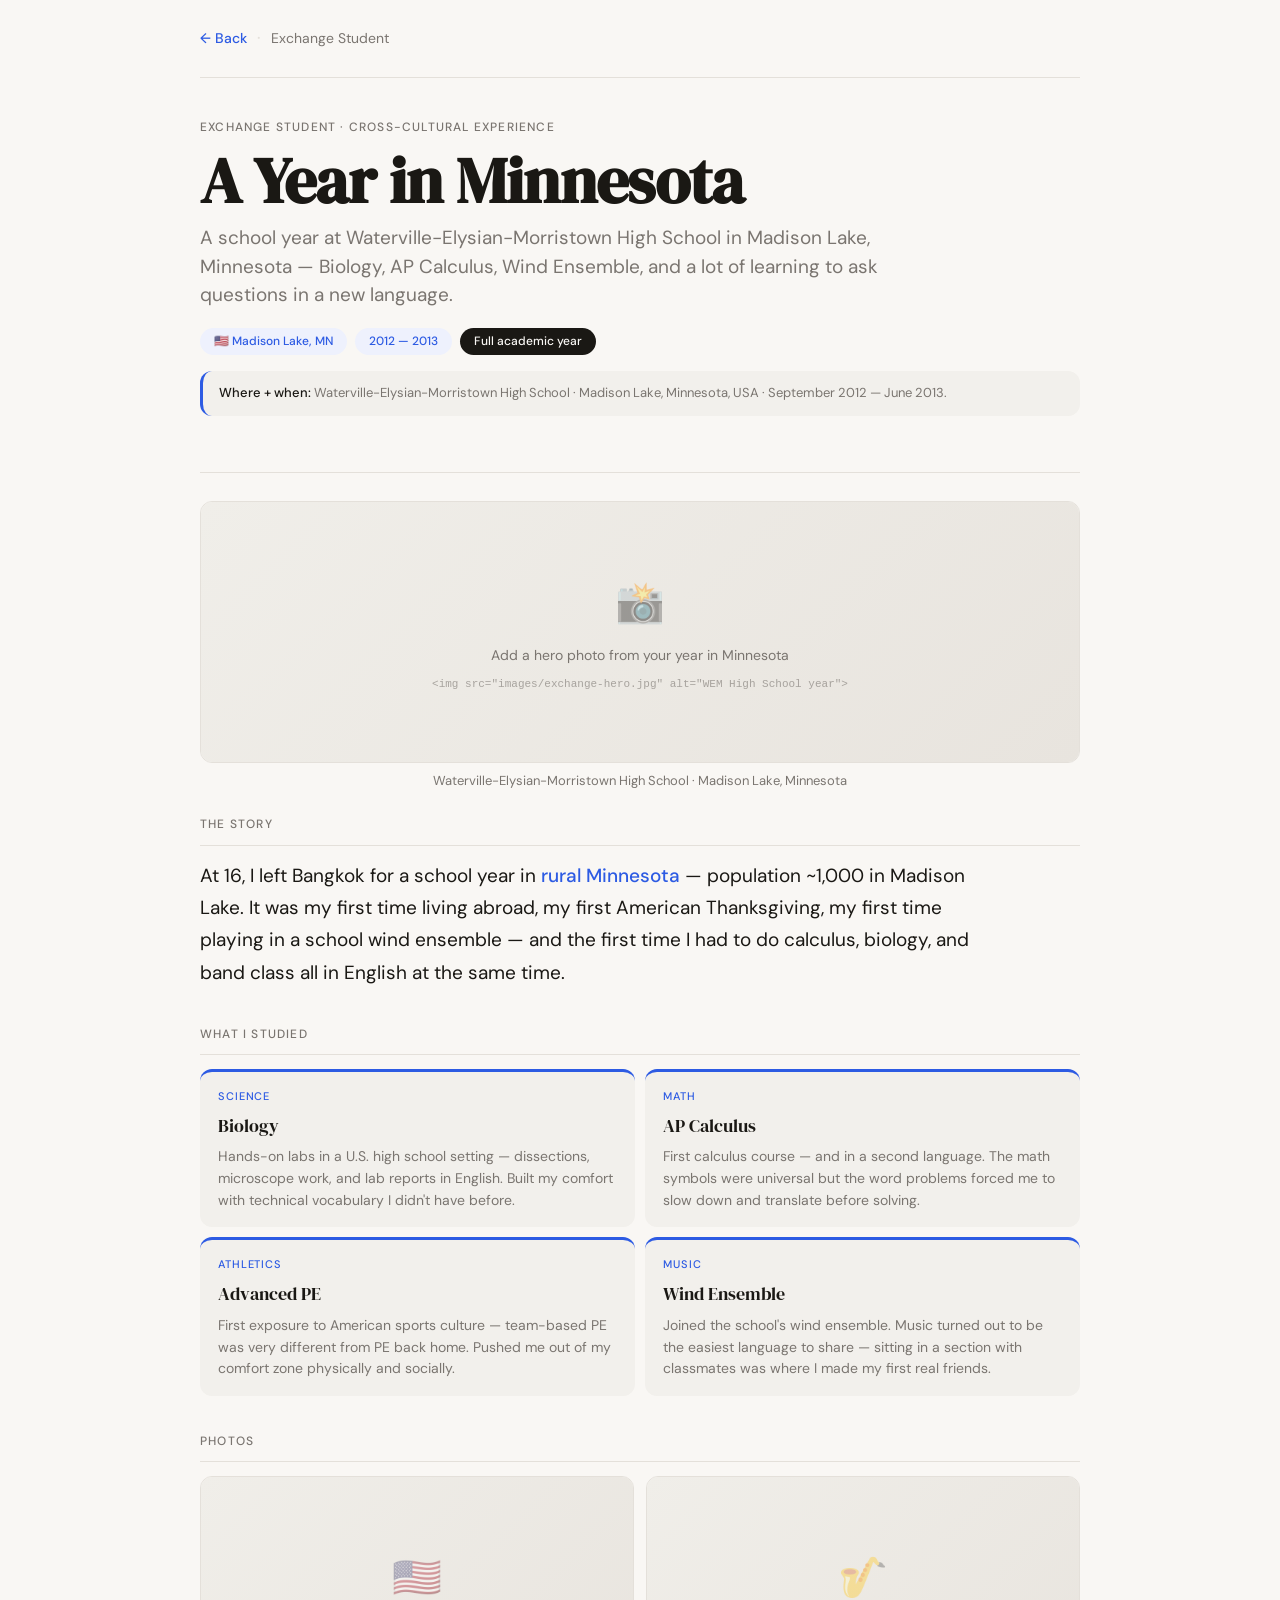
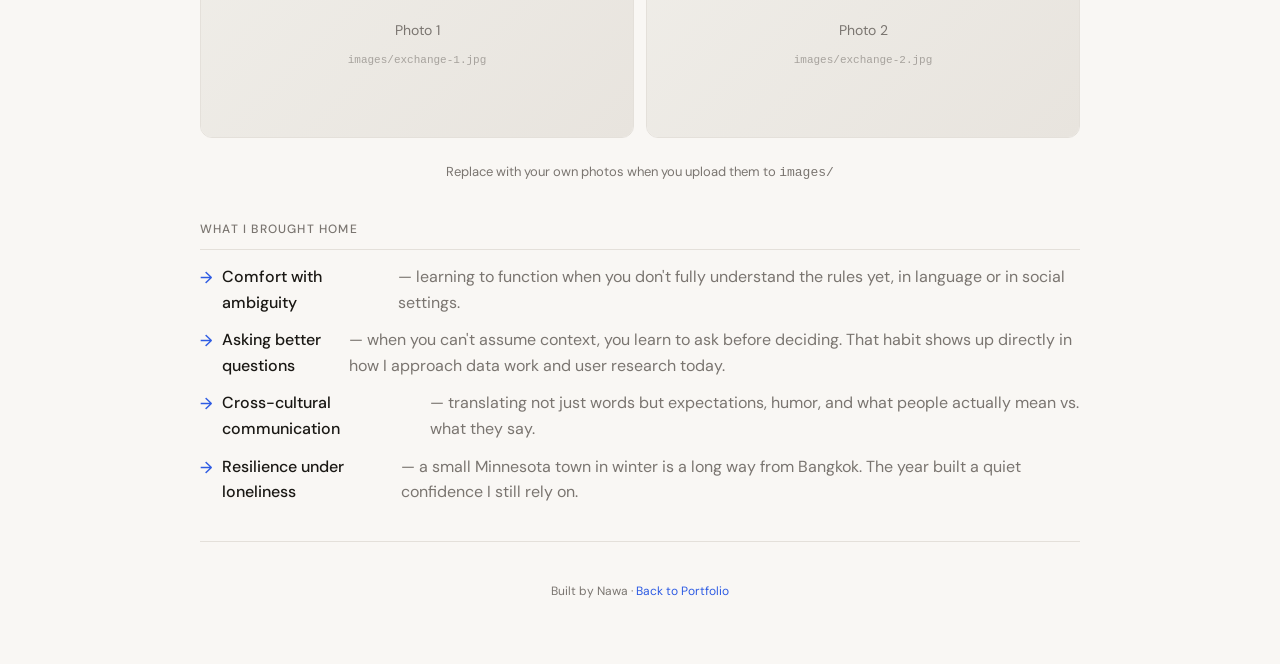
<file: exchange.html>
<!DOCTYPE html>
<html lang="en">
<head>
  <meta charset="UTF-8" />
  <meta name="viewport" content="width=device-width, initial-scale=1.0" />
  <title>A Year in Minnesota · Exchange Student · Nawa</title>
  <link href="https://fonts.googleapis.com/css2?family=DM+Serif+Display:ital@0;1&family=DM+Sans:wght@300;400;500&display=swap" rel="stylesheet" />
  <style>
    *, *::before, *::after { box-sizing: border-box; margin: 0; padding: 0; }

    :root {
      --bg:           #f9f7f4;
      --ink:          #1a1814;
      --muted:        #7a7570;
      --accent:       #2d5be3;
      --accent-light: #eef1fd;
      --border:       #e4e0da;
      --card:         #ffffff;
      --surface:      #f2f0ec;
      --radius:       12px;
    }

    body { font-family: 'DM Sans', sans-serif; background: var(--bg); color: var(--ink); line-height: 1.6; font-size: 18px; }
    .container { max-width: 960px; margin: 0 auto; padding: 0 40px 64px; }

    /* Nav */
    nav { padding: 24px 0; border-bottom: 1px solid var(--border); display: flex; align-items: center; gap: 10px; }
    .back-link { color: var(--accent); text-decoration: none; font-size: 14px; font-weight: 500; }
    .back-link:hover { text-decoration: underline; }
    .nav-sep { color: var(--border); }
    .nav-title { color: var(--muted); font-size: 14px; }

    /* Hero */
    .hero { padding: 40px 0 28px; }
    .proj-tag { font-size: 12px; letter-spacing: 0.1em; text-transform: uppercase; color: var(--muted); margin-bottom: 10px; font-weight: 500; }
    .proj-title { font-family: 'DM Serif Display', serif; font-size: clamp(2.8rem, 6vw, 4rem); line-height: 1.05; margin-bottom: 10px; letter-spacing: -0.01em; }
    .proj-subtitle { font-size: 19px; color: var(--muted); line-height: 1.5; margin-bottom: 18px; max-width: 680px; }
    .badges { display: flex; flex-wrap: wrap; gap: 8px; margin-bottom: 16px; }
    .badge { display: inline-flex; align-items: center; gap: 5px; border-radius: 999px; padding: 4px 14px; font-size: 12px; font-weight: 500; }
    .badge-blue { background: var(--accent-light); color: var(--accent); }
    .badge-dark { background: var(--ink); color: var(--bg); }
    .role-strip { background: var(--surface); border-radius: var(--radius); padding: 12px 16px; font-size: 13px; color: var(--muted); border-left: 3px solid var(--accent); margin-top: 16px; }
    .role-strip strong { color: var(--ink); font-weight: 500; }

    /* Divider */
    .divider { height: 1px; background: var(--border); margin: 28px 0; }

    /* Sections */
    .section { margin-bottom: 36px; }
    .section-label { font-size: 12px; letter-spacing: 0.1em; text-transform: uppercase; color: var(--muted); margin-bottom: 14px; font-weight: 500; padding-bottom: 10px; border-bottom: 1px solid var(--border); }

    /* Goal */
    .goal-text { font-size: 19px; color: var(--ink); line-height: 1.7; max-width: 780px; }
    .goal-text em { color: var(--accent); font-style: normal; font-weight: 500; }

    /* Class cards */
    .class-grid { display: grid; grid-template-columns: repeat(2, 1fr); gap: 10px; }
    @media (max-width: 540px) { .class-grid { grid-template-columns: 1fr; } }
    .class-card { background: var(--surface); border-radius: var(--radius); padding: 16px 18px; border-top: 3px solid var(--accent); }
    .class-name { font-family: 'DM Serif Display', serif; font-size: 18px; color: var(--ink); margin-bottom: 6px; }
    .class-tag { font-size: 11px; letter-spacing: .08em; text-transform: uppercase; color: var(--accent); font-weight: 500; margin-bottom: 6px; }
    .class-desc { font-size: 14px; color: var(--muted); line-height: 1.55; }

    /* Screenshot / photos */
    .screenshot { border-radius: var(--radius); overflow: hidden; border: 1px solid var(--border); margin-bottom: 8px; }
    .screenshot img { width: 100%; display: block; }
    .screenshot-placeholder { height: 260px; display: flex; flex-direction: column; align-items: center; justify-content: center; gap: 10px; color: var(--muted); font-size: 14px; background: linear-gradient(135deg, #f0eee9, #e8e4de); }
    .ph-icon { font-size: 40px; opacity: 0.4; }
    .ph-hint { font-size: 11px; opacity: 0.6; font-family: monospace; }
    .photo-caption { font-size: 13px; color: var(--muted); text-align: center; margin-bottom: 24px; }

    /* Photo gallery (2-up) */
    .photo-gallery { display: grid; grid-template-columns: repeat(2, 1fr); gap: 12px; margin-bottom: 16px; }
    @media (max-width: 540px) { .photo-gallery { grid-template-columns: 1fr; } }

    /* Outcome list */
    .outcome-list { list-style: none; display: flex; flex-direction: column; gap: 12px; }
    .outcome-list li { display: flex; align-items: flex-start; gap: 10px; font-size: 16px; color: var(--muted); line-height: 1.6; }
    .outcome-list li::before { content: "→"; color: var(--accent); font-weight: 500; flex-shrink: 0; margin-top: 1px; }
    .outcome-list li strong { color: var(--ink); font-weight: 500; }

    /* Footer */
    footer { padding-top: 40px; border-top: 1px solid var(--border); text-align: center; font-size: 12px; color: var(--muted); }
    footer a { color: var(--accent); text-decoration: none; }
  </style>
</head>
<body>
<div class="container">

  <!-- Nav -->
  <nav>
    <a href="index.html" class="back-link">← Back</a>
    <span class="nav-sep">·</span>
    <span class="nav-title">Exchange Student</span>
  </nav>

  <!-- HERO -->
  <div class="hero">
    <p class="proj-tag">Exchange Student · Cross-Cultural Experience</p>
    <h1 class="proj-title">A Year in Minnesota</h1>
    <p class="proj-subtitle">
      A school year at Waterville-Elysian-Morristown High School in Madison Lake, Minnesota —
      Biology, AP Calculus, Wind Ensemble, and a lot of learning to ask questions in a new language.
    </p>
    <div class="badges">
      <span class="badge badge-blue">🇺🇸 Madison Lake, MN</span>
      <span class="badge badge-blue">2012 — 2013</span>
      <span class="badge badge-dark">Full academic year</span>
    </div>
    <div class="role-strip">
      <strong>Where + when:</strong> Waterville-Elysian-Morristown High School &middot; Madison Lake, Minnesota, USA &middot; September 2012 — June 2013.
    </div>
  </div>

  <div class="divider"></div>

  <!-- Hero photo placeholder -->
  <div class="screenshot" style="margin-bottom: 8px;">
    <div class="screenshot-placeholder">
      <span class="ph-icon">📸</span>
      <span>Add a hero photo from your year in Minnesota</span>
      <span class="ph-hint">&lt;img src="images/exchange-hero.jpg" alt="WEM High School year"&gt;</span>
    </div>
  </div>
  <p class="photo-caption">Waterville-Elysian-Morristown High School · Madison Lake, Minnesota</p>

  <!-- The story -->
  <div class="section">
    <p class="section-label">The story</p>
    <p class="goal-text">
      At 16, I left Bangkok for a school year in <em>rural Minnesota</em> — population
      ~1,000 in Madison Lake. It was my first time living abroad, my first American
      Thanksgiving, my first time playing in a school wind ensemble — and the first time
      I had to do calculus, biology, and band class all in English at the same time.
    </p>
  </div>

  <!-- Classes I took -->
  <div class="section">
    <p class="section-label">What I studied</p>
    <div class="class-grid">
      <div class="class-card">
        <p class="class-tag">Science</p>
        <p class="class-name">Biology</p>
        <p class="class-desc">Hands-on labs in a U.S. high school setting — dissections, microscope work, and lab reports in English. Built my comfort with technical vocabulary I didn't have before.</p>
      </div>
      <div class="class-card">
        <p class="class-tag">Math</p>
        <p class="class-name">AP Calculus</p>
        <p class="class-desc">First calculus course — and in a second language. The math symbols were universal but the word problems forced me to slow down and translate before solving.</p>
      </div>
      <div class="class-card">
        <p class="class-tag">Athletics</p>
        <p class="class-name">Advanced PE</p>
        <p class="class-desc">First exposure to American sports culture — team-based PE was very different from PE back home. Pushed me out of my comfort zone physically and socially.</p>
      </div>
      <div class="class-card">
        <p class="class-tag">Music</p>
        <p class="class-name">Wind Ensemble</p>
        <p class="class-desc">Joined the school's wind ensemble. Music turned out to be the easiest language to share — sitting in a section with classmates was where I made my first real friends.</p>
      </div>
    </div>
  </div>

  <!-- Photo gallery placeholder -->
  <div class="section">
    <p class="section-label">Photos</p>
    <div class="photo-gallery">
      <div class="screenshot">
        <div class="screenshot-placeholder">
          <span class="ph-icon">🇺🇸</span>
          <span>Photo 1</span>
          <span class="ph-hint">images/exchange-1.jpg</span>
        </div>
      </div>
      <div class="screenshot">
        <div class="screenshot-placeholder">
          <span class="ph-icon">🎷</span>
          <span>Photo 2</span>
          <span class="ph-hint">images/exchange-2.jpg</span>
        </div>
      </div>
    </div>
    <p class="photo-caption">Replace with your own photos when you upload them to <code>images/</code></p>
  </div>

  <!-- What I brought home -->
  <div class="section">
    <p class="section-label">What I brought home</p>
    <ul class="outcome-list">
      <li><strong>Comfort with ambiguity</strong> — learning to function when you don't fully understand the rules yet, in language or in social settings.</li>
      <li><strong>Asking better questions</strong> — when you can't assume context, you learn to ask before deciding. That habit shows up directly in how I approach data work and user research today.</li>
      <li><strong>Cross-cultural communication</strong> — translating not just words but expectations, humor, and what people actually mean vs. what they say.</li>
      <li><strong>Resilience under loneliness</strong> — a small Minnesota town in winter is a long way from Bangkok. The year built a quiet confidence I still rely on.</li>
    </ul>
  </div>

  <footer>
    Built by Nawa · <a href="index.html">Back to Portfolio</a>
  </footer>

</div>
</body>
</html>
</file>
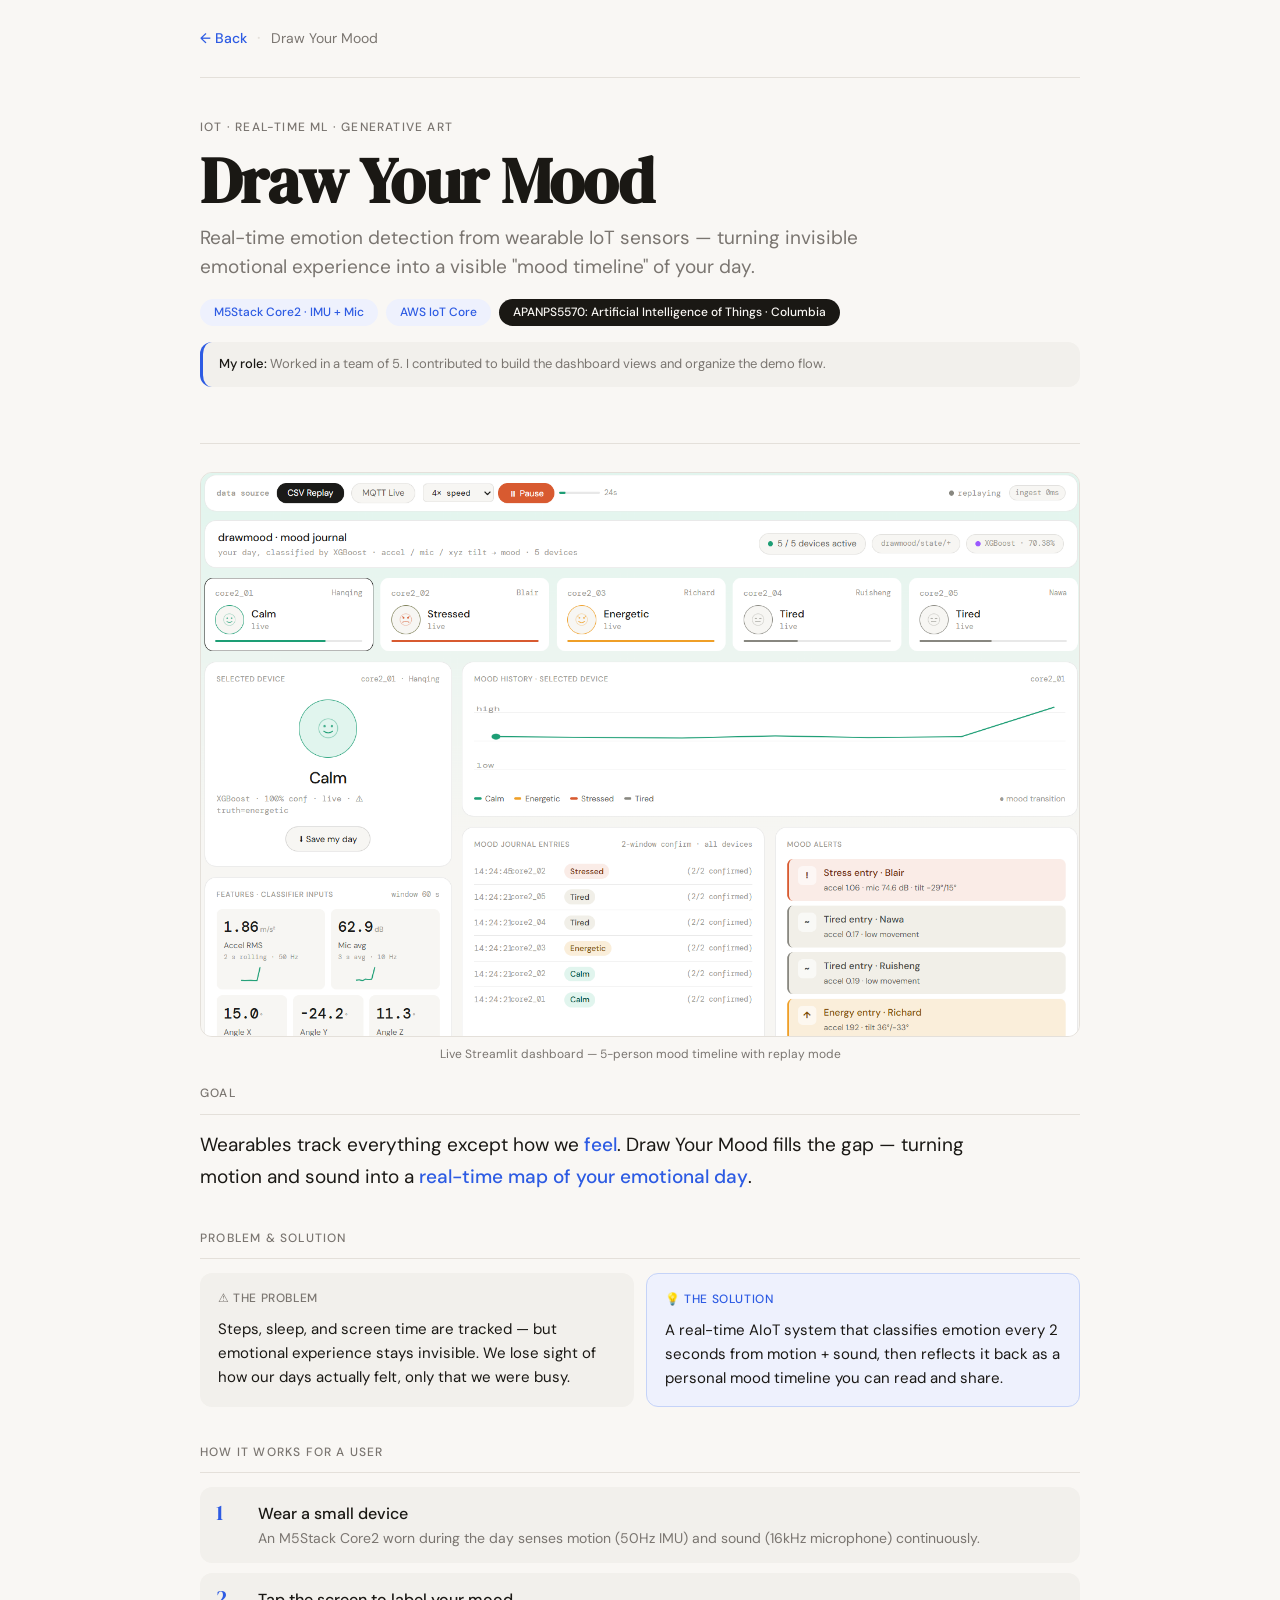
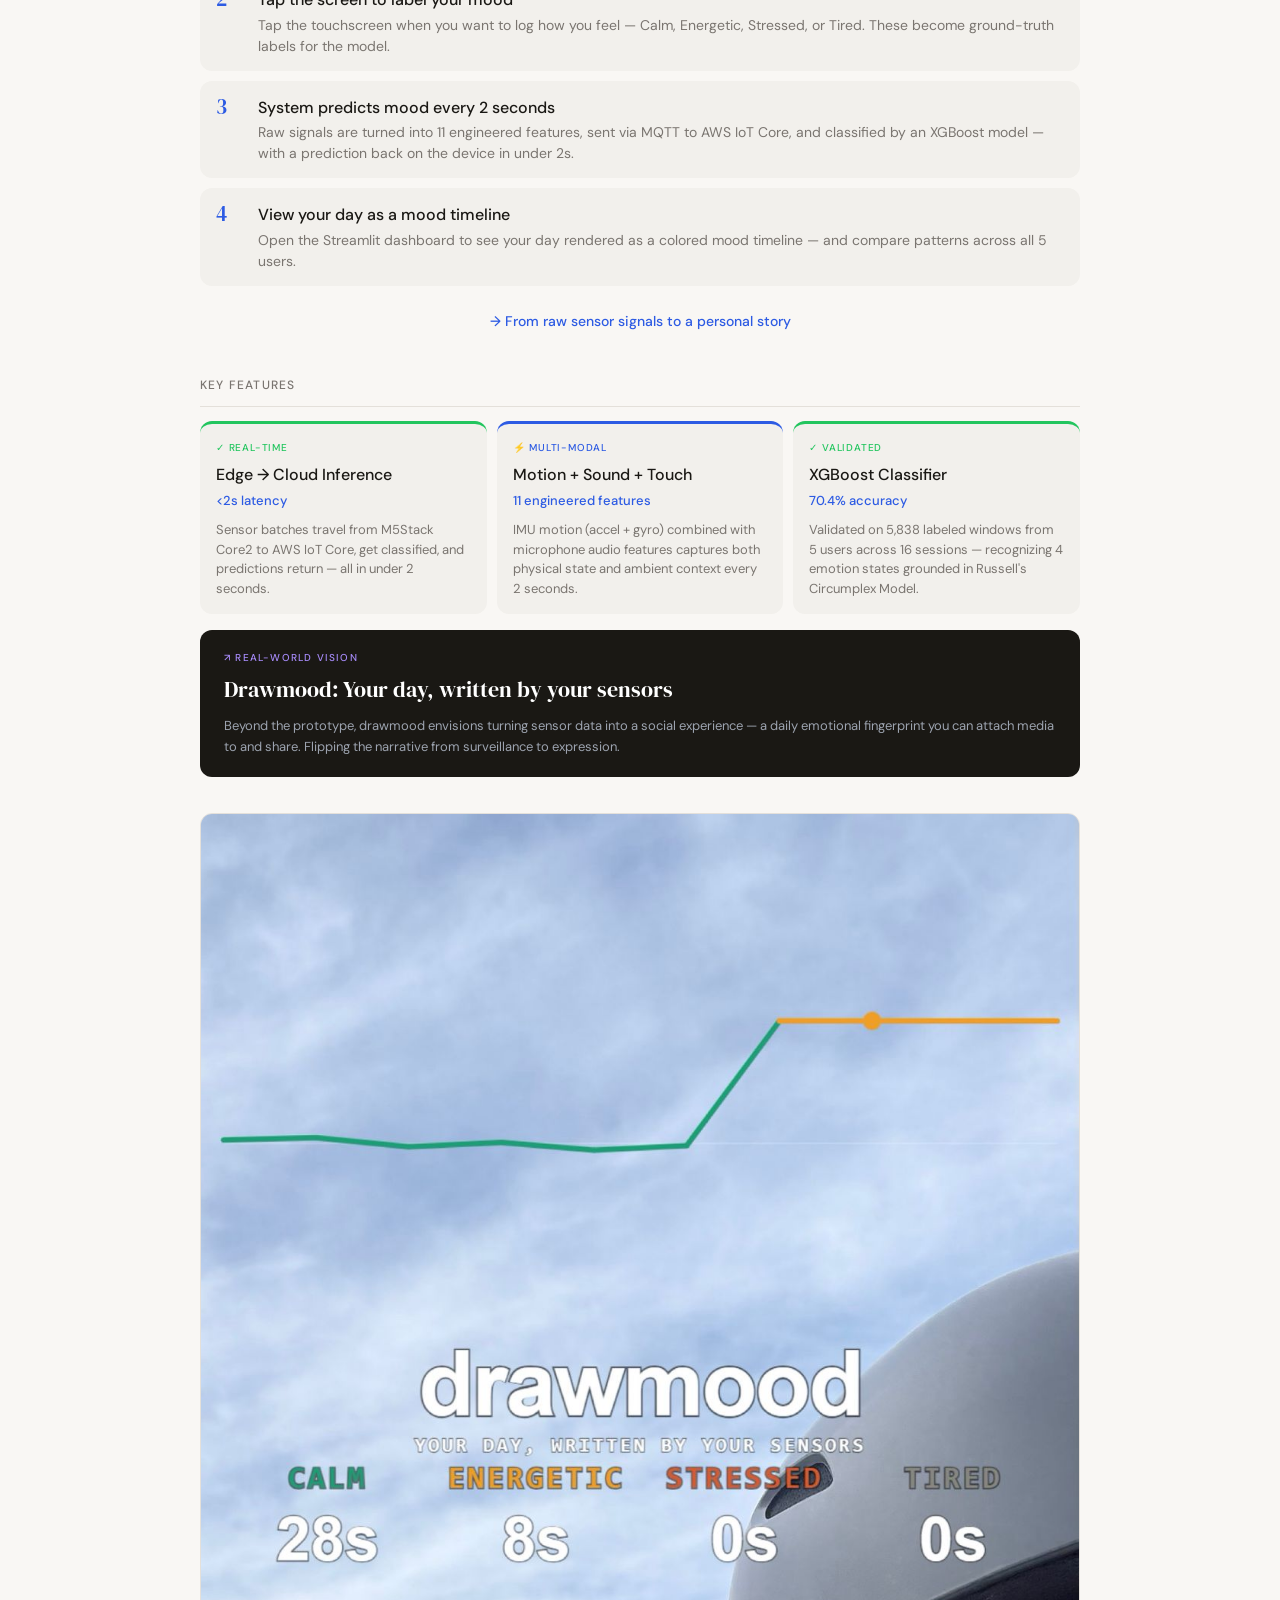
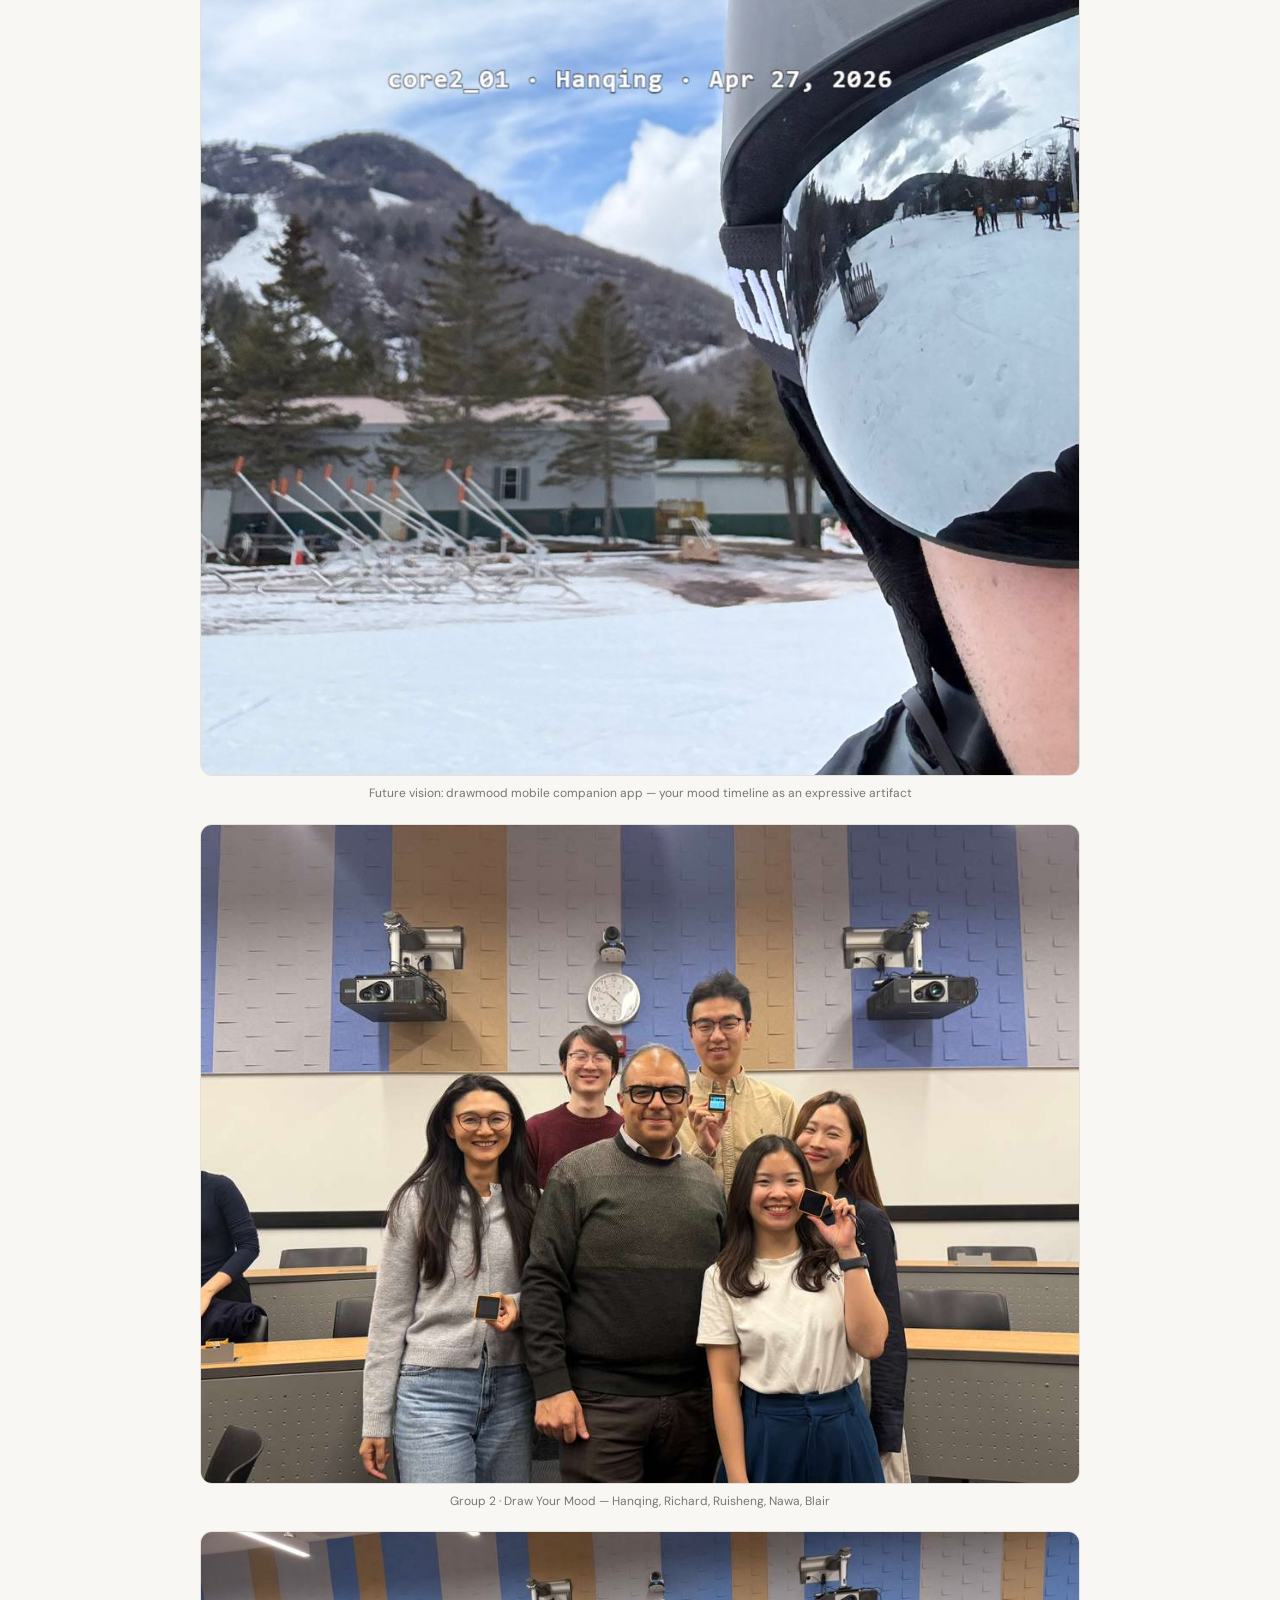
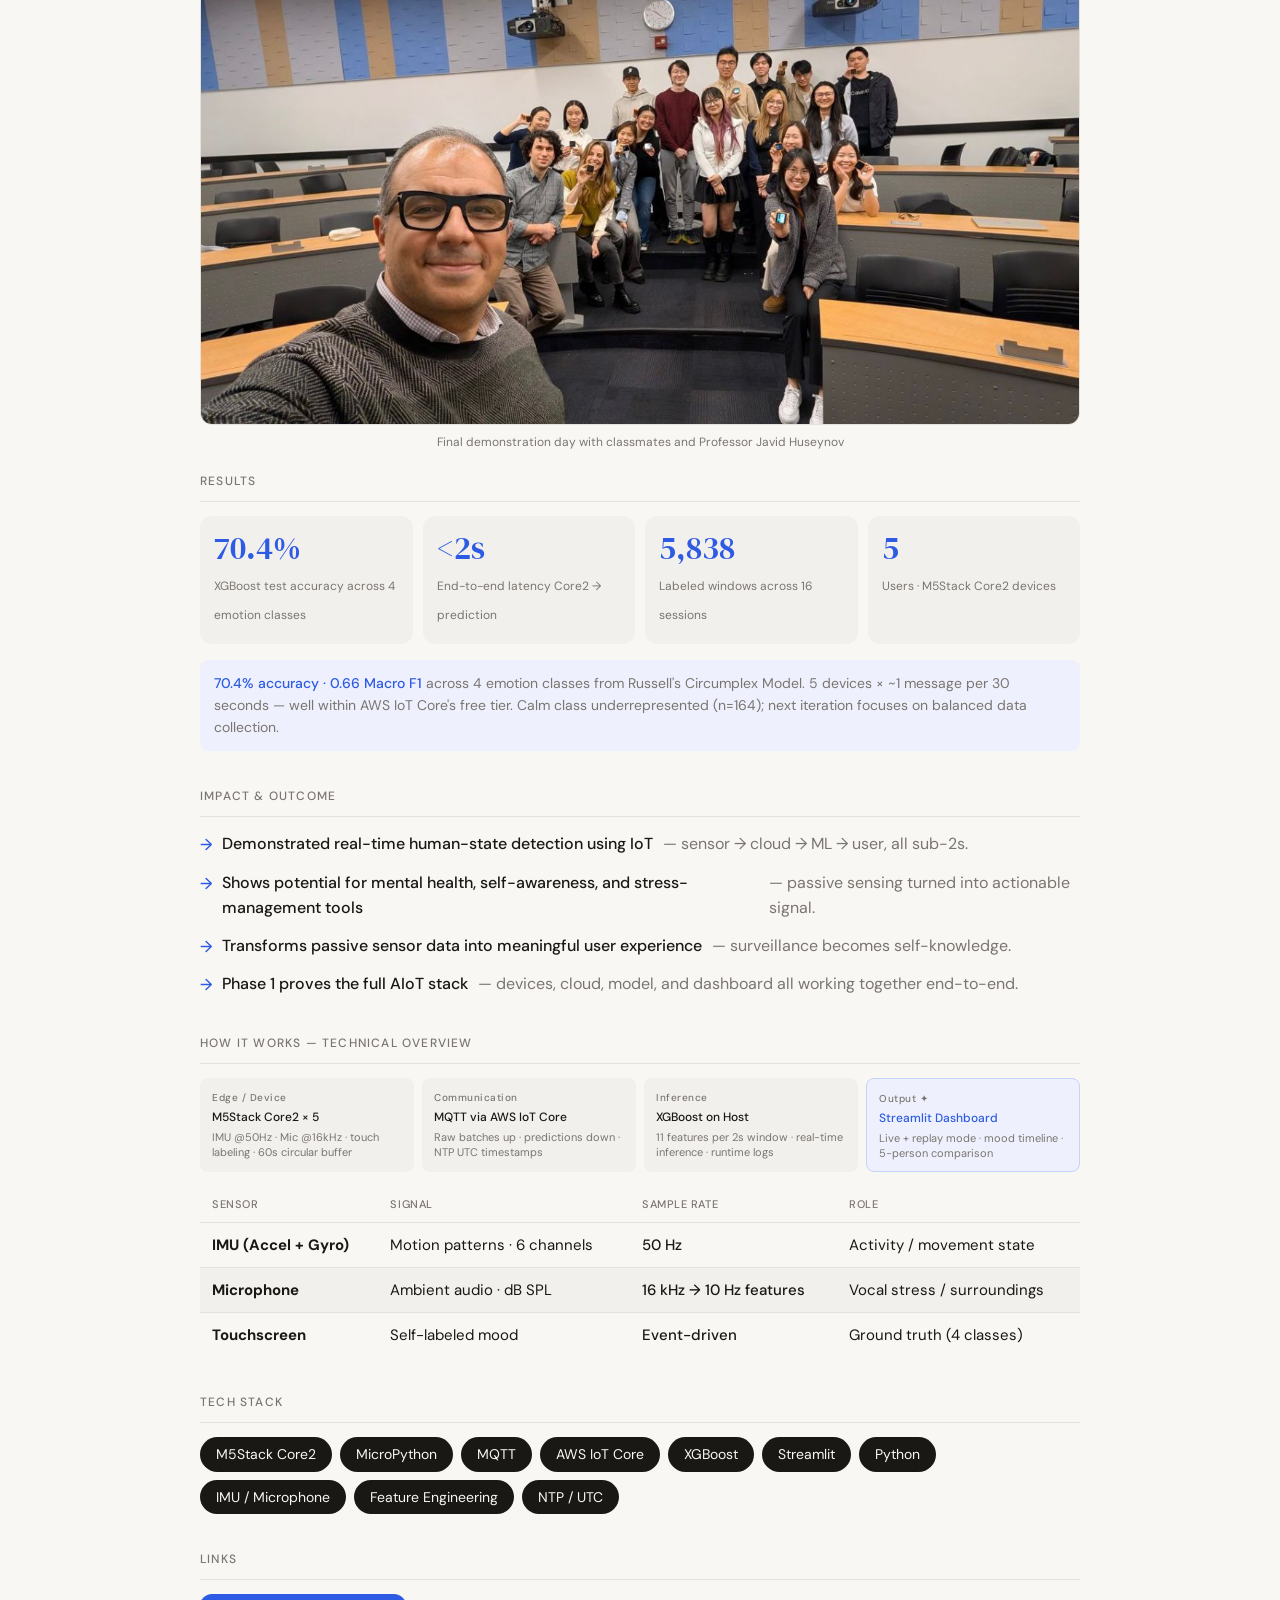
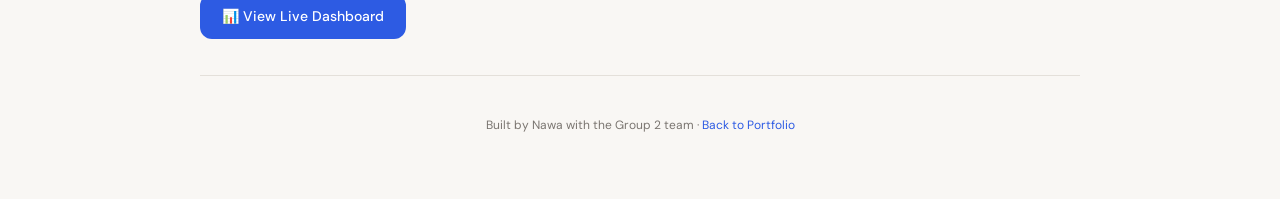
<file: projects/aiot.html>
<!DOCTYPE html>
<html lang="en">
<head>
  <meta charset="UTF-8" />
  <meta name="viewport" content="width=device-width, initial-scale=1.0" />
  <title>Draw Your Mood · AIoT Mood Detection · Nawa</title>
  <link href="https://fonts.googleapis.com/css2?family=DM+Serif+Display:ital@0;1&family=DM+Sans:wght@300;400;500&display=swap" rel="stylesheet" />
  <style>
    *, *::before, *::after { box-sizing: border-box; margin: 0; padding: 0; }

    :root {
      --bg:           #f9f7f4;
      --ink:          #1a1814;
      --muted:        #7a7570;
      --accent:       #2d5be3;
      --accent-light: #eef1fd;
      --border:       #e4e0da;
      --card:         #ffffff;
      --surface:      #f2f0ec;
      --radius:       12px;
    }

    body { font-family: 'DM Sans', sans-serif; background: var(--bg); color: var(--ink); line-height: 1.6; font-size: 18px; }
    .container { max-width: 960px; margin: 0 auto; padding: 0 40px 64px; }

    /* Nav */
    nav { padding: 24px 0; border-bottom: 1px solid var(--border); display: flex; align-items: center; gap: 10px; }
    .back-link { color: var(--accent); text-decoration: none; font-size: 14px; font-weight: 500; }
    .back-link:hover { text-decoration: underline; }
    .nav-sep { color: var(--border); }
    .nav-title { color: var(--muted); font-size: 14px; }

    /* Hero */
    .hero { padding: 40px 0 28px; }
    .proj-tag { font-size: 12px; letter-spacing: 0.1em; text-transform: uppercase; color: var(--muted); margin-bottom: 10px; font-weight: 500; }
    .proj-title { font-family: 'DM Serif Display', serif; font-size: clamp(2.8rem, 6vw, 4rem); line-height: 1.05; margin-bottom: 10px; letter-spacing: -0.01em; }
    .proj-subtitle { font-size: 19px; color: var(--muted); line-height: 1.5; margin-bottom: 18px; max-width: 680px; }
    .badges { display: flex; flex-wrap: wrap; gap: 8px; margin-bottom: 16px; }
    .badge { display: inline-flex; align-items: center; gap: 5px; border-radius: 999px; padding: 4px 14px; font-size: 12px; font-weight: 500; }
    .badge-blue { background: var(--accent-light); color: var(--accent); }
    .badge-dark { background: var(--ink); color: var(--bg); }
    .role-strip { background: var(--surface); border-radius: var(--radius); padding: 12px 16px; font-size: 13px; color: var(--muted); border-left: 3px solid var(--accent); margin-top: 16px; }
    .role-strip strong { color: var(--ink); font-weight: 500; }

    /* Divider */
    .divider { height: 1px; background: var(--border); margin: 28px 0; }

    /* Sections */
    .section { margin-bottom: 36px; }
    .section-label { font-size: 12px; letter-spacing: 0.1em; text-transform: uppercase; color: var(--muted); margin-bottom: 14px; font-weight: 500; padding-bottom: 10px; border-bottom: 1px solid var(--border); }

    /* Goal */
    .goal-text { font-size: 19px; color: var(--ink); line-height: 1.7; max-width: 780px; }
    .goal-text em { color: var(--accent); font-style: normal; font-weight: 500; }

    /* Problem / Solution */
    .ps-grid { display: grid; grid-template-columns: 1fr 1fr; gap: 12px; }
    @media (max-width: 520px) { .ps-grid { grid-template-columns: 1fr; } }
    .ps-card { background: var(--surface); border-radius: var(--radius); padding: 16px 18px; }
    .ps-card.solution { background: var(--accent-light); border: 1px solid #c5d3f8; }
    .ps-heading { font-size: 12px; font-weight: 500; color: var(--muted); margin-bottom: 8px; text-transform: uppercase; letter-spacing: .05em; }
    .ps-card.solution .ps-heading { color: var(--accent); }
    .ps-body { font-size: 15px; color: var(--ink); line-height: 1.6; }

    /* UX Steps */
    .ux-steps { display: flex; flex-direction: column; gap: 10px; margin-bottom: 16px; }
    .ux-step { display: flex; align-items: flex-start; gap: 14px; background: var(--surface); border-radius: var(--radius); padding: 14px 16px; }
    .ux-num { font-family: 'DM Serif Display', serif; font-size: 1.3rem; color: var(--accent); min-width: 28px; line-height: 1; padding-top: 2px; }
    .ux-content { flex: 1; }
    .ux-title { font-size: 16px; font-weight: 500; color: var(--ink); margin-bottom: 2px; }
    .ux-desc { font-size: 14px; color: var(--muted); line-height: 1.5; }
    .ux-arrow { text-align: center; font-size: 14px; color: var(--accent); font-weight: 500; padding: 8px 0; }

    /* Results grid */
    .results-grid { display: grid; grid-template-columns: repeat(4, 1fr); gap: 10px; margin-bottom: 16px; }
    @media (max-width: 560px) { .results-grid { grid-template-columns: repeat(2, 1fr); } }
    .result-card { background: var(--surface); border-radius: var(--radius); padding: 16px 14px; }
    .result-number { font-family: 'DM Serif Display', serif; font-size: 2rem; color: var(--accent); display: block; line-height: 1; margin-bottom: 6px; }
    .result-label { font-size: 12px; color: var(--muted); line-height: 1.4; }
    .result-note { font-size: 14px; color: var(--muted); background: var(--accent-light); border-radius: 8px; padding: 12px 14px; line-height: 1.6; }
    .result-note strong { color: var(--accent); font-weight: 500; }

    /* Screenshot */
    .screenshot { border-radius: var(--radius); overflow: hidden; border: 1px solid var(--border); margin-bottom: 8px; }
    .screenshot img { width: 100%; display: block; }
    .photo-caption { font-size: 12px; color: var(--muted); text-align: center; margin-bottom: 20px; }

    /* Feature cards — Key features */
    .feature-grid { display: grid; grid-template-columns: repeat(3, 1fr); gap: 10px; margin-bottom: 16px; }
    @media (max-width: 520px) { .feature-grid { grid-template-columns: 1fr; } }
    .feature-card { background: var(--surface); border-radius: var(--radius); padding: 16px; }
    .feature-card.optimal { border-top: 3px solid #22c55e; }
    .feature-card.active { border-top: 3px solid #2d5be3; }
    .feature-status { font-size: 10px; font-weight: 500; letter-spacing: .08em; text-transform: uppercase; margin-bottom: 6px; }
    .feature-status.optimal { color: #22c55e; }
    .feature-status.active { color: #2d5be3; }
    .feature-name { font-size: 16px; font-weight: 500; color: var(--ink); margin-bottom: 4px; }
    .feature-conf { font-size: 13px; color: var(--accent); font-weight: 500; margin-bottom: 8px; }
    .feature-desc { font-size: 13px; color: var(--muted); line-height: 1.5; }

    /* Vision banner (dark) */
    .predictor-banner {
      background: var(--ink);
      color: white;
      border-radius: var(--radius);
      padding: 20px 24px;
      margin-bottom: 16px;
    }
    .predictor-label { font-size: 10px; letter-spacing: .12em; text-transform: uppercase; color: #a78bfa; font-weight: 500; margin-bottom: 6px; }
    .predictor-title { font-family: 'DM Serif Display', serif; font-size: 1.4rem; color: white; margin-bottom: 8px; }
    .predictor-desc { font-size: 13px; color: #9ca3af; line-height: 1.6; }

    /* Outcome list */
    .outcome-list { list-style: none; display: flex; flex-direction: column; gap: 12px; }
    .outcome-list li { display: flex; align-items: flex-start; gap: 10px; font-size: 16px; color: var(--muted); line-height: 1.6; }
    .outcome-list li::before { content: "→"; color: var(--accent); font-weight: 500; flex-shrink: 0; margin-top: 1px; }
    .outcome-list li strong { color: var(--ink); font-weight: 500; }

    /* Pipeline steps */
    .pipeline-steps { display: grid; grid-template-columns: repeat(4, 1fr); gap: 8px; margin-bottom: 16px; }
    @media (max-width: 520px) { .pipeline-steps { grid-template-columns: repeat(2, 1fr); } }
    .pipeline-step { background: var(--surface); border-radius: 8px; padding: 12px 12px 10px; }
    .pipeline-step.final { background: var(--accent-light); border: 1px solid #c5d3f8; }
    .step-num { font-size: 10px; color: var(--muted); font-weight: 500; margin-bottom: 4px; letter-spacing: .05em; }
    .step-name { font-size: 12px; font-weight: 500; color: var(--ink); margin-bottom: 4px; line-height: 1.3; }
    .pipeline-step.final .step-name { color: var(--accent); }
    .step-desc { font-size: 11px; color: var(--muted); line-height: 1.4; }

    /* Table */
    .results-table { width: 100%; border-collapse: collapse; font-size: 15px; margin-bottom: 12px; }
    .results-table th { text-align: left; font-size: 11px; font-weight: 500; color: var(--muted); letter-spacing: .05em; text-transform: uppercase; padding: 8px 12px; border-bottom: 1px solid var(--border); }
    .results-table td { padding: 10px 12px; border-bottom: 1px solid var(--border); color: var(--ink); }
    .results-table tr:last-child td { border-bottom: none; }
    .results-table tr:nth-child(even) td { background: var(--surface); }
    .good { color: var(--accent); font-weight: 500; }

    /* Tech stack */
    .tech-grid { display: flex; flex-wrap: wrap; gap: 8px; }
    .tech-pill { background: var(--ink); color: var(--bg); border-radius: 999px; padding: 6px 16px; font-size: 14px; }

    /* Links */
    .link-row { display: flex; gap: 12px; flex-wrap: wrap; }
    .btn { display: inline-flex; align-items: center; gap: 8px; padding: 11px 22px; border-radius: var(--radius); font-size: 14px; font-weight: 500; text-decoration: none; transition: opacity 0.15s; font-family: 'DM Sans', sans-serif; border: none; cursor: pointer; }
    .btn:hover { opacity: 0.85; }
    .btn-primary { background: var(--accent); color: white; }
    .btn-outline { background: transparent; border: 1px solid var(--border); color: var(--ink); }

    /* Footer */
    footer { padding-top: 40px; border-top: 1px solid var(--border); text-align: center; font-size: 12px; color: var(--muted); }
    footer a { color: var(--accent); text-decoration: none; }
  </style>
</head>
<body>
<div class="container">

  <!-- Nav -->
  <nav>
    <a href="../index.html" class="back-link" onclick="if(document.referrer.indexOf('index.html')>-1){history.back();return false;}">← Back</a>
    <span class="nav-sep">·</span>
    <span class="nav-title">Draw Your Mood</span>
  </nav>

  <!-- 1. HERO -->
  <div class="hero">
    <p class="proj-tag">IoT · Real-Time ML · Generative Art</p>
    <h1 class="proj-title">Draw Your Mood</h1>
    <p class="proj-subtitle">
      Real-time emotion detection from wearable IoT sensors —
      turning invisible emotional experience into a visible "mood timeline" of your day.
    </p>
    <div class="badges">
      <span class="badge badge-blue">M5Stack Core2 · IMU + Mic</span>
      <span class="badge badge-blue">AWS IoT Core</span>
      <span class="badge badge-dark">APANPS5570: Artificial Intelligence of Things · Columbia</span>
    </div>
    <div class="role-strip">
      <strong>My role:</strong> Worked in a team of 5. I contributed to build the dashboard views and organize the demo flow.
    </div>
  </div>

  <div class="divider"></div>

  <!-- Hero overview image -->
  <div class="screenshot" style="margin-bottom: 8px;">
    <img src="../images/aiot-dashboard.png" alt="Draw Your Mood — Live dashboard" />
  </div>
  <p class="photo-caption">Live Streamlit dashboard — 5-person mood timeline with replay mode</p>

  <!-- 2. GOAL -->
  <div class="section">
    <p class="section-label">Goal</p>
    <p class="goal-text">
      Wearables track everything except how we <em>feel</em>.
      Draw Your Mood fills the gap — turning motion and sound into a <em>real-time map of your emotional day</em>.
    </p>
  </div>

  <!-- 3. PROBLEM / SOLUTION -->
  <div class="section">
    <p class="section-label">Problem & solution</p>
    <div class="ps-grid">
      <div class="ps-card">
        <p class="ps-heading">⚠ The Problem</p>
        <p class="ps-body">Steps, sleep, and screen time are tracked — but emotional experience stays invisible. We lose sight of how our days actually felt, only that we were busy.</p>
      </div>
      <div class="ps-card solution">
        <p class="ps-heading">💡 The Solution</p>
        <p class="ps-body">A real-time AIoT system that classifies emotion every 2 seconds from motion + sound, then reflects it back as a personal mood timeline you can read and share.</p>
      </div>
    </div>
  </div>

  <!-- 4. USER EXPERIENCE -->
  <div class="section">
    <p class="section-label">How it works for a user</p>
    <div class="ux-steps">
      <div class="ux-step">
        <span class="ux-num">1</span>
        <div class="ux-content">
          <p class="ux-title">Wear a small device</p>
          <p class="ux-desc">An M5Stack Core2 worn during the day senses motion (50Hz IMU) and sound (16kHz microphone) continuously.</p>
        </div>
      </div>
      <div class="ux-step">
        <span class="ux-num">2</span>
        <div class="ux-content">
          <p class="ux-title">Tap the screen to label your mood</p>
          <p class="ux-desc">Tap the touchscreen when you want to log how you feel — Calm, Energetic, Stressed, or Tired. These become ground-truth labels for the model.</p>
        </div>
      </div>
      <div class="ux-step">
        <span class="ux-num">3</span>
        <div class="ux-content">
          <p class="ux-title">System predicts mood every 2 seconds</p>
          <p class="ux-desc">Raw signals are turned into 11 engineered features, sent via MQTT to AWS IoT Core, and classified by an XGBoost model — with a prediction back on the device in under 2s.</p>
        </div>
      </div>
      <div class="ux-step">
        <span class="ux-num">4</span>
        <div class="ux-content">
          <p class="ux-title">View your day as a mood timeline</p>
          <p class="ux-desc">Open the Streamlit dashboard to see your day rendered as a colored mood timeline — and compare patterns across all 5 users.</p>
        </div>
      </div>
    </div>
    <p class="ux-arrow">→ From raw sensor signals to a personal story</p>
  </div>

  <!-- 5. KEY FEATURES -->
  <div class="section">
    <p class="section-label">Key features</p>
    <div class="feature-grid">
      <div class="feature-card optimal">
        <p class="feature-status optimal">✓ Real-Time</p>
        <p class="feature-name">Edge → Cloud Inference</p>
        <p class="feature-conf">&lt;2s latency</p>
        <p class="feature-desc">Sensor batches travel from M5Stack Core2 to AWS IoT Core, get classified, and predictions return — all in under 2 seconds.</p>
      </div>
      <div class="feature-card active">
        <p class="feature-status active">⚡ Multi-Modal</p>
        <p class="feature-name">Motion + Sound + Touch</p>
        <p class="feature-conf">11 engineered features</p>
        <p class="feature-desc">IMU motion (accel + gyro) combined with microphone audio features captures both physical state and ambient context every 2 seconds.</p>
      </div>
      <div class="feature-card optimal">
        <p class="feature-status optimal">✓ Validated</p>
        <p class="feature-name">XGBoost Classifier</p>
        <p class="feature-conf">70.4% accuracy</p>
        <p class="feature-desc">Validated on 5,838 labeled windows from 5 users across 16 sessions — recognizing 4 emotion states grounded in Russell's Circumplex Model.</p>
      </div>
    </div>

    <!-- Vision banner -->
    <div class="predictor-banner">
      <p class="predictor-label">↗ Real-World Vision</p>
      <p class="predictor-title">Drawmood: Your day, written by your sensors</p>
      <p class="predictor-desc">Beyond the prototype, drawmood envisions turning sensor data into a social experience — a daily emotional fingerprint you can attach media to and share. Flipping the narrative from surveillance to expression.</p>
    </div>
  </div>

    <!-- Mobile app preview -->
    <div class="screenshot" style="margin-top: 16px;">
      <img src="../images/aiot-app.jpeg" alt="Drawmood — Mobile companion app concept" />
    </div>
    <p class="photo-caption">Future vision: drawmood mobile companion app — your mood timeline as an expressive artifact</p>

  <!-- 6. TEAM PHOTOS -->
  <div class="screenshot" style="margin-bottom: 8px;">
    <img src="../images/aiot-group2.jpg.jpeg" alt="Group 2 — Draw Your Mood team" />
  </div>
  <p class="photo-caption">Group 2 · Draw Your Mood — Hanqing, Richard, Ruisheng, Nawa, Blair</p>

  <div class="screenshot" style="margin-bottom: 8px;">
    <img src="../images/aiot-classmates.jpg.jpeg" alt="Final demo day with classmates and Professor Huseynov" />
  </div>
  <p class="photo-caption">Final demonstration day with classmates and Professor Javid Huseynov</p>

  <!-- 7. RESULTS -->
  <div class="section">
    <p class="section-label">Results</p>
    <div class="results-grid">
      <div class="result-card">
        <span class="result-number">70.4%</span>
        <span class="result-label">XGBoost test accuracy across 4 emotion classes</span>
      </div>
      <div class="result-card">
        <span class="result-number">&lt;2s</span>
        <span class="result-label">End-to-end latency Core2 → prediction</span>
      </div>
      <div class="result-card">
        <span class="result-number">5,838</span>
        <span class="result-label">Labeled windows across 16 sessions</span>
      </div>
      <div class="result-card">
        <span class="result-number">5</span>
        <span class="result-label">Users · M5Stack Core2 devices</span>
      </div>
    </div>
    <p class="result-note">
      <strong>70.4% accuracy · 0.66 Macro F1</strong> across 4 emotion classes from Russell's Circumplex Model.
      5 devices × ~1 message per 30 seconds — well within AWS IoT Core's free tier.
      Calm class underrepresented (n=164); next iteration focuses on balanced data collection.
    </p>
  </div>

  <!-- 8. IMPACT -->
  <div class="section">
    <p class="section-label">Impact & outcome</p>
    <ul class="outcome-list">
      <li><strong>Demonstrated real-time human-state detection using IoT</strong> — sensor → cloud → ML → user, all sub-2s.</li>
      <li><strong>Shows potential for mental health, self-awareness, and stress-management tools</strong> — passive sensing turned into actionable signal.</li>
      <li><strong>Transforms passive sensor data into meaningful user experience</strong> — surveillance becomes self-knowledge.</li>
      <li><strong>Phase 1 proves the full AIoT stack</strong> — devices, cloud, model, and dashboard all working together end-to-end.</li>
    </ul>
  </div>

  <!-- 9. HOW IT WORKS — TECHNICAL -->
  <div class="section">
    <p class="section-label">How it works — technical overview</p>
    <div class="pipeline-steps">
      <div class="pipeline-step">
        <p class="step-num">Edge / Device</p>
        <p class="step-name">M5Stack Core2 × 5</p>
        <p class="step-desc">IMU @50Hz · Mic @16kHz · touch labeling · 60s circular buffer</p>
      </div>
      <div class="pipeline-step">
        <p class="step-num">Communication</p>
        <p class="step-name">MQTT via AWS IoT Core</p>
        <p class="step-desc">Raw batches up · predictions down · NTP UTC timestamps</p>
      </div>
      <div class="pipeline-step">
        <p class="step-num">Inference</p>
        <p class="step-name">XGBoost on Host</p>
        <p class="step-desc">11 features per 2s window · real-time inference · runtime logs</p>
      </div>
      <div class="pipeline-step final">
        <p class="step-num">Output ✦</p>
        <p class="step-name">Streamlit Dashboard</p>
        <p class="step-desc">Live + replay mode · mood timeline · 5-person comparison</p>
      </div>
    </div>

    <table class="results-table">
      <thead>
        <tr>
          <th>Sensor</th>
          <th>Signal</th>
          <th>Sample rate</th>
          <th>Role</th>
        </tr>
      </thead>
      <tbody>
        <tr>
          <td><strong>IMU (Accel + Gyro)</strong></td>
          <td>Motion patterns · 6 channels</td>
          <td class="good">50 Hz</td>
          <td>Activity / movement state</td>
        </tr>
        <tr>
          <td><strong>Microphone</strong></td>
          <td>Ambient audio · dB SPL</td>
          <td class="good">16 kHz → 10 Hz features</td>
          <td>Vocal stress / surroundings</td>
        </tr>
        <tr>
          <td><strong>Touchscreen</strong></td>
          <td>Self-labeled mood</td>
          <td class="good">Event-driven</td>
          <td>Ground truth (4 classes)</td>
        </tr>
      </tbody>
    </table>
  </div>

  <!-- Tech Stack -->
  <div class="section">
    <p class="section-label">Tech stack</p>
    <div class="tech-grid">
      <span class="tech-pill">M5Stack Core2</span>
      <span class="tech-pill">MicroPython</span>
      <span class="tech-pill">MQTT</span>
      <span class="tech-pill">AWS IoT Core</span>
      <span class="tech-pill">XGBoost</span>
      <span class="tech-pill">Streamlit</span>
      <span class="tech-pill">Python</span>
      <span class="tech-pill">IMU / Microphone</span>
      <span class="tech-pill">Feature Engineering</span>
      <span class="tech-pill">NTP / UTC</span>
    </div>
  </div>

  <!-- Links -->
  <div class="section">
    <p class="section-label">Links</p>
    <div class="link-row">
      <a href="../mood_dashboard_v8.html" target="_blank" class="btn btn-primary">📊 View Live Dashboard</a>
    </div>
  </div>

  <footer>
    Built by Nawa with the Group 2 team · <a href="../index.html" onclick="if(document.referrer.indexOf('index.html')>-1){history.back();return false;}">Back to Portfolio</a>
  </footer>

</div>
</body>
</html>
</file>
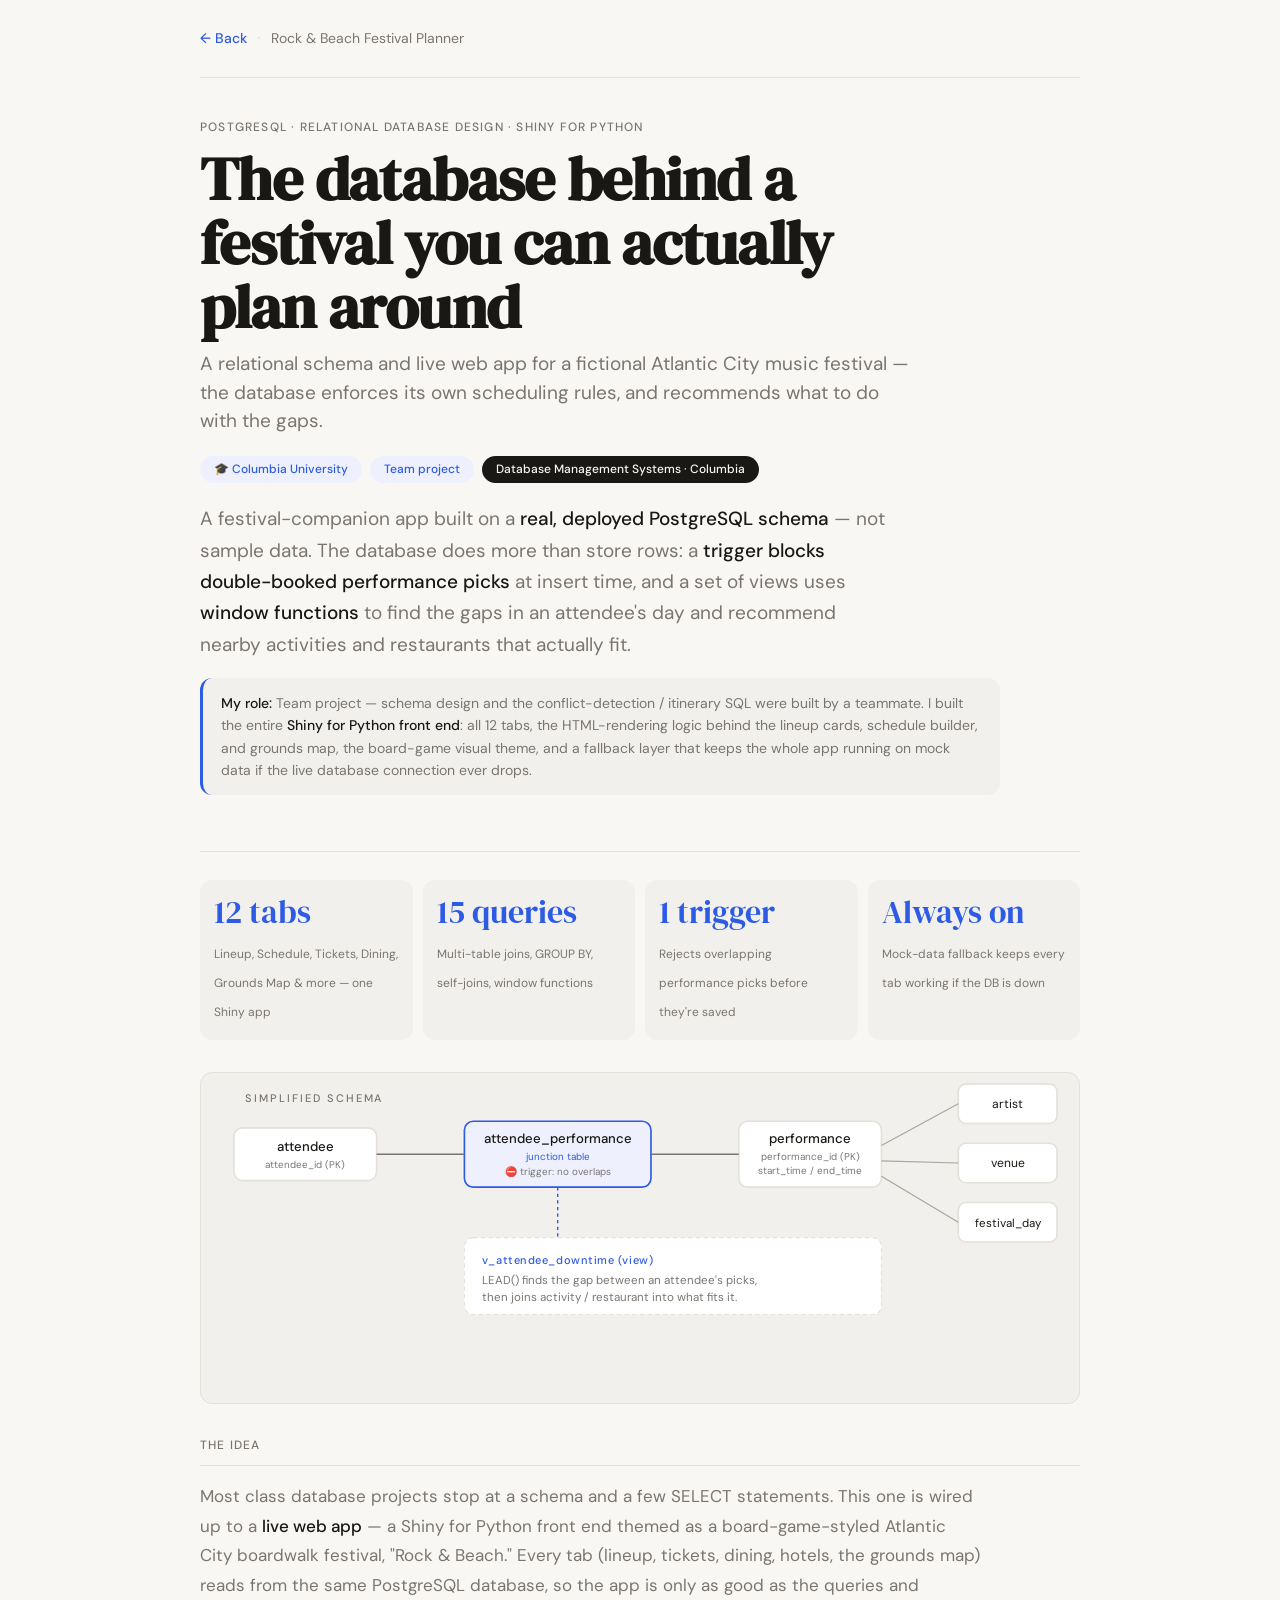
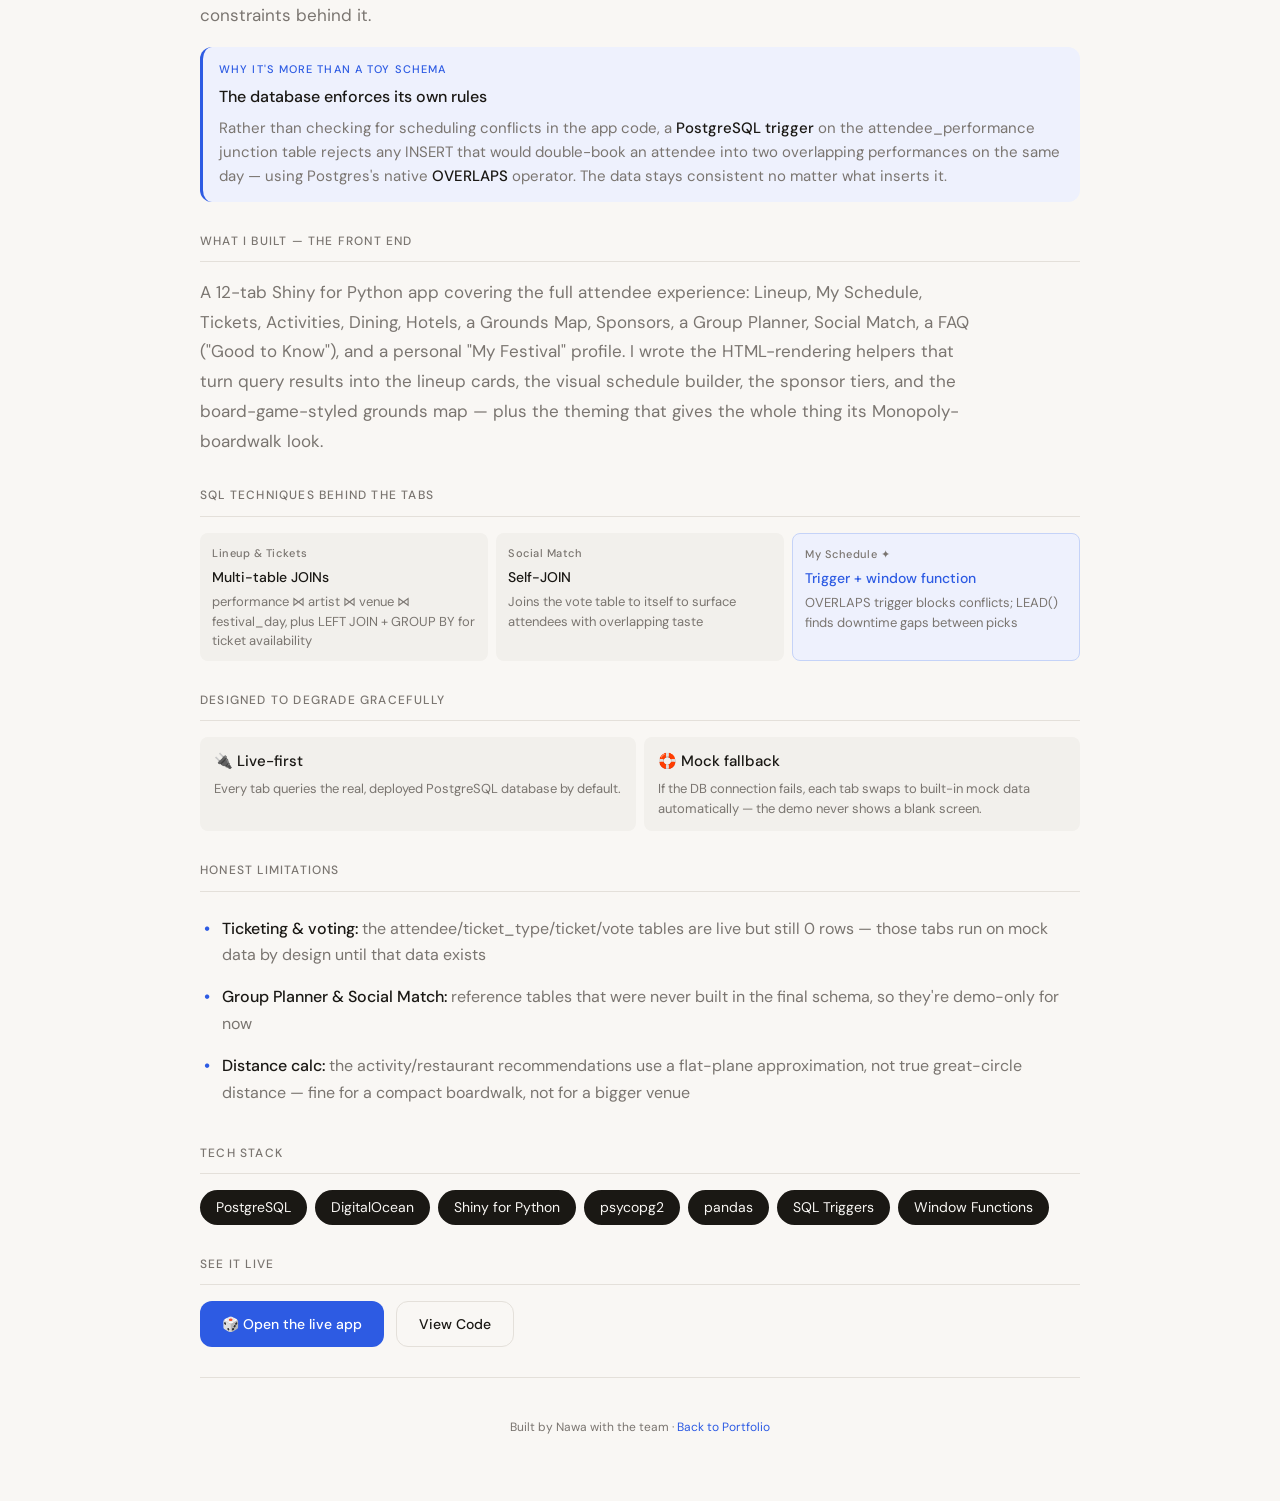
<file: projects/festival.html>
<!DOCTYPE html>
<html lang="en">
<head>
  <meta charset="UTF-8" />
  <meta name="viewport" content="width=device-width, initial-scale=1.0" />
  <title>The database behind a festival you can actually plan around · Nawa</title>
  <link href="https://fonts.googleapis.com/css2?family=DM+Serif+Display:ital@0;1&family=DM+Sans:wght@300;400;500&display=swap" rel="stylesheet" />
  <style>
    *, *::before, *::after { box-sizing: border-box; margin: 0; padding: 0; }

    :root {
      --bg:           #f9f7f4;
      --ink:          #1a1814;
      --muted:        #7a7570;
      --accent:       #2d5be3;
      --accent-light: #eef1fd;
      --warn:         #b8392e;
      --warn-light:   #fbeeed;
      --border:       #e4e0da;
      --card:         #ffffff;
      --surface:      #f2f0ec;
      --radius:       12px;
    }

    body {
      font-family: 'DM Sans', sans-serif;
      background: var(--bg);
      color: var(--ink);
      line-height: 1.6;
      font-size: 18px;
    }

    .container { max-width: 960px; margin: 0 auto; padding: 0 40px 64px; }

    nav {
      padding: 24px 0;
      border-bottom: 1px solid var(--border);
      display: flex;
      align-items: center;
      gap: 10px;
    }
    .back-link { color: var(--accent); text-decoration: none; font-size: 14px; font-weight: 500; }
    .back-link:hover { text-decoration: underline; }
    .nav-sep { color: var(--border); }
    .nav-title { color: var(--muted); font-size: 14px; }

    .hero { padding: 40px 0 28px; }

    .proj-tag {
      font-size: 12px;
      letter-spacing: 0.1em;
      text-transform: uppercase;
      color: var(--muted);
      margin-bottom: 10px;
      font-weight: 500;
    }

    .proj-title {
      font-family: 'DM Serif Display', serif;
      font-size: clamp(2.6rem, 6vw, 3.8rem);
      line-height: 1.05;
      margin-bottom: 12px;
      letter-spacing: -0.01em;
      max-width: 760px;
    }

    .proj-subtitle {
      font-size: 19px;
      color: var(--muted);
      line-height: 1.5;
      margin-bottom: 20px;
      max-width: 720px;
    }

    .badges { display: flex; flex-wrap: wrap; gap: 8px; margin-bottom: 20px; }
    .badge {
      display: inline-flex;
      align-items: center;
      gap: 5px;
      border-radius: 999px;
      padding: 4px 14px;
      font-size: 12px;
      font-weight: 500;
    }
    .badge-blue  { background: var(--accent-light); color: var(--accent); }
    .badge-dark  { background: var(--ink); color: var(--bg); }

    .proj-summary { font-size: 19px; color: var(--muted); max-width: 700px; line-height: 1.65; }
    .proj-summary strong { color: var(--ink); font-weight: 500; }

    .role-strip {
      background: var(--surface);
      border-radius: var(--radius);
      padding: 14px 18px;
      font-size: 14px;
      color: var(--muted);
      border-left: 3px solid var(--accent);
      margin-top: 18px;
      max-width: 800px;
      line-height: 1.6;
    }
    .role-strip strong { color: var(--ink); font-weight: 500; }

    .about-text a, .proj-summary a {
      color: var(--accent);
      text-decoration: none;
      border-bottom: 1px solid var(--accent-light);
      transition: border-color 0.15s;
    }
    .about-text a:hover, .proj-summary a:hover { border-bottom-color: var(--accent); }

    .divider { height: 1px; background: var(--border); margin: 28px 0; }

    .stats-grid {
      display: grid;
      grid-template-columns: repeat(4, 1fr);
      gap: 10px;
      margin-bottom: 32px;
    }
    @media (max-width: 560px) { .stats-grid { grid-template-columns: repeat(2, 1fr); } }
    .stat-card { background: var(--surface); border-radius: var(--radius); padding: 16px 14px; }
    .stat-number {
      font-family: 'DM Serif Display', serif;
      font-size: 2rem;
      color: var(--accent);
      display: block;
      line-height: 1.05;
      margin-bottom: 8px;
    }
    .stat-label { font-size: 12px; color: var(--muted); line-height: 1.45; }

    .screenshot {
      border-radius: var(--radius);
      overflow: hidden;
      border: 1px solid var(--border);
      margin-bottom: 32px;
    }
    .screenshot img, .screenshot svg { width: 100%; display: block; }

    .section { margin-bottom: 30px; }
    .section-label {
      font-size: 12px;
      letter-spacing: 0.1em;
      text-transform: uppercase;
      color: var(--muted);
      margin-bottom: 16px;
      font-weight: 500;
      padding-bottom: 10px;
      border-bottom: 1px solid var(--border);
    }

    .about-text { font-size: 17px; color: var(--muted); line-height: 1.75; max-width: 780px; }
    .about-text strong { color: var(--ink); font-weight: 500; }

    .case-card {
      background: var(--accent-light);
      border-left: 3px solid var(--accent);
      border-radius: var(--radius);
      padding: 14px 16px;
      margin-top: 16px;
    }
    .case-tag { font-size: 11px; letter-spacing: 0.1em; text-transform: uppercase; color: var(--accent); font-weight: 500; margin-bottom: 6px; }
    .case-title { font-size: 16px; font-weight: 500; color: var(--ink); margin-bottom: 6px; }
    .case-detail { font-size: 15px; color: var(--muted); line-height: 1.6; }
    .case-detail strong { color: var(--ink); font-weight: 500; }

    .model-steps { display: grid; grid-template-columns: repeat(3, 1fr); gap: 8px; margin-bottom: 4px; }
    @media (max-width: 640px) { .model-steps { grid-template-columns: 1fr; } }
    .model-step { background: var(--surface); border-radius: 8px; padding: 12px 12px 10px; position: relative; }
    .model-step.final { background: var(--accent-light); border: 1px solid #c5d3f8; }
    .step-num { font-size: 11px; color: var(--muted); font-weight: 500; margin-bottom: 6px; letter-spacing: .05em; }
    .step-name { font-size: 14px; font-weight: 500; color: var(--ink); margin-bottom: 6px; line-height: 1.3; }
    .model-step.final .step-name { color: var(--accent); }
    .step-desc { font-size: 13px; color: var(--muted); line-height: 1.5; }

    .impact-grid { display: grid; grid-template-columns: repeat(2, 1fr); gap: 8px; }
    @media (max-width: 520px) { .impact-grid { grid-template-columns: 1fr; } }
    .impact-step { background: var(--surface); border-radius: 8px; padding: 12px 14px; }
    .impact-name { font-size: 15px; font-weight: 500; color: var(--ink); margin-bottom: 6px; }
    .impact-desc { font-size: 13px; color: var(--muted); line-height: 1.55; }

    .lim-list { list-style: none; padding: 0; margin: 0; }
    .lim-list li { padding: 8px 0 8px 22px; position: relative; font-size: 16px; color: var(--muted); line-height: 1.65; }
    .lim-list li::before { content: "•"; position: absolute; left: 4px; color: var(--accent); font-weight: bold; }
    .lim-list li strong { color: var(--ink); font-weight: 500; }

    .tech-grid { display: flex; flex-wrap: wrap; gap: 8px; }
    .tech-pill { background: var(--ink); color: var(--bg); border-radius: 999px; padding: 6px 16px; font-size: 14px; }

    .link-row { display: flex; gap: 12px; flex-wrap: wrap; }
    .btn {
      display: inline-flex;
      align-items: center;
      gap: 8px;
      padding: 11px 22px;
      border-radius: var(--radius);
      font-size: 14px;
      font-weight: 500;
      text-decoration: none;
      transition: opacity 0.15s;
      font-family: 'DM Sans', sans-serif;
      border: none;
      cursor: pointer;
    }
    .btn:hover { opacity: 0.85; }
    .btn-primary { background: var(--accent); color: white; }
    .btn-outline { background: transparent; border: 1px solid var(--border); color: var(--ink); }

    footer {
      padding-top: 40px;
      border-top: 1px solid var(--border);
      text-align: center;
      font-size: 12px;
      color: var(--muted);
    }
    footer a { color: var(--accent); text-decoration: none; }
  </style>
</head>
<body>
<div class="container">

  <nav>
    <a href="../index.html" class="back-link" onclick="if(document.referrer.indexOf('index.html')>-1){history.back();return false;}">← Back</a>
    <span class="nav-sep">·</span>
    <span class="nav-title">Rock &amp; Beach Festival Planner</span>
  </nav>

  <div class="hero">
    <p class="proj-tag">PostgreSQL · Relational Database Design · Shiny for Python</p>
    <h1 class="proj-title">The database behind a festival you can actually plan around</h1>
    <p class="proj-subtitle">A relational schema and live web app for a fictional Atlantic City music festival — the database enforces its own scheduling rules, and recommends what to do with the gaps.</p>
    <div class="badges">
      <span class="badge badge-blue">🎓 Columbia University</span>
      <span class="badge badge-blue">Team project</span>
      <span class="badge badge-dark">Database Management Systems · Columbia</span>
    </div>
    <p class="proj-summary">
      A festival-companion app built on a <strong>real, deployed PostgreSQL schema</strong> — not sample data.
      The database does more than store rows: a <strong>trigger blocks double-booked performance picks</strong>
      at insert time, and a set of views uses <strong>window functions</strong> to find the gaps in an attendee's
      day and recommend nearby activities and restaurants that actually fit.
    </p>
    <div class="role-strip">
      <strong>My role:</strong> Team project — schema design and the conflict-detection / itinerary SQL were
      built by a teammate. I built the entire <strong>Shiny for Python front end</strong>: all 12 tabs, the
      HTML-rendering logic behind the lineup cards, schedule builder, and grounds map, the board-game visual
      theme, and a fallback layer that keeps the whole app running on mock data if the live database connection
      ever drops.
    </div>
  </div>

  <div class="divider"></div>

  <div class="stats-grid">
    <div class="stat-card">
      <span class="stat-number">12 tabs</span>
      <span class="stat-label">Lineup, Schedule, Tickets, Dining, Grounds Map &amp; more — one Shiny app</span>
    </div>
    <div class="stat-card">
      <span class="stat-number">15 queries</span>
      <span class="stat-label">Multi-table joins, GROUP BY, self-joins, window functions</span>
    </div>
    <div class="stat-card">
      <span class="stat-number">1 trigger</span>
      <span class="stat-label">Rejects overlapping performance picks before they're saved</span>
    </div>
    <div class="stat-card">
      <span class="stat-number">Always on</span>
      <span class="stat-label">Mock-data fallback keeps every tab working if the DB is down</span>
    </div>
  </div>

  <!-- Schema illustration: how a booking flows through the tables -->
  <div class="screenshot" style="background:#f2f0ec;">
    <svg viewBox="0 0 800 300" xmlns="http://www.w3.org/2000/svg" style="display:block; width:100%; height:auto;" aria-label="Entity relationship diagram: attendee links through attendee_performance to performance, which joins artist, venue and festival_day">

      <text x="40" y="26" font-family="DM Sans, sans-serif" font-size="10" font-weight="500" fill="#7a7570" letter-spacing="1.8">SIMPLIFIED SCHEMA</text>

      <!-- ATTENDEE -->
      <g transform="translate(30,50)">
        <rect width="130" height="48" rx="8" fill="#ffffff" stroke="#e4e0da" stroke-width="1.5"/>
        <text x="65" y="21" text-anchor="middle" font-family="DM Sans, sans-serif" font-size="12" font-weight="500" fill="#1a1814">attendee</text>
        <text x="65" y="37" text-anchor="middle" font-family="DM Sans, sans-serif" font-size="9" fill="#7a7570">attendee_id (PK)</text>
      </g>

      <!-- ATTENDEE_PERFORMANCE (junction) -->
      <g transform="translate(240,44)">
        <rect width="170" height="60" rx="8" fill="#eef1fd" stroke="#2d5be3" stroke-width="1.5"/>
        <text x="85" y="20" text-anchor="middle" font-family="DM Sans, sans-serif" font-size="12" font-weight="500" fill="#1a1814">attendee_performance</text>
        <text x="85" y="35" text-anchor="middle" font-family="DM Sans, sans-serif" font-size="9" fill="#2d5be3">junction table</text>
        <text x="85" y="49" text-anchor="middle" font-family="DM Sans, sans-serif" font-size="9" fill="#7a7570">⛔ trigger: no overlaps</text>
      </g>

      <!-- PERFORMANCE -->
      <g transform="translate(490,44)">
        <rect width="130" height="60" rx="8" fill="#ffffff" stroke="#e4e0da" stroke-width="1.5"/>
        <text x="65" y="20" text-anchor="middle" font-family="DM Sans, sans-serif" font-size="12" font-weight="500" fill="#1a1814">performance</text>
        <text x="65" y="35" text-anchor="middle" font-family="DM Sans, sans-serif" font-size="9" fill="#7a7570">performance_id (PK)</text>
        <text x="65" y="48" text-anchor="middle" font-family="DM Sans, sans-serif" font-size="9" fill="#7a7570">start_time / end_time</text>
      </g>

      <!-- ARTIST / VENUE / FESTIVAL_DAY, fanning out from performance -->
      <g transform="translate(690,10)">
        <rect width="90" height="36" rx="7" fill="#ffffff" stroke="#e4e0da" stroke-width="1.5"/>
        <text x="45" y="22" text-anchor="middle" font-family="DM Sans, sans-serif" font-size="11" fill="#1a1814">artist</text>
      </g>
      <g transform="translate(690,64)">
        <rect width="90" height="36" rx="7" fill="#ffffff" stroke="#e4e0da" stroke-width="1.5"/>
        <text x="45" y="22" text-anchor="middle" font-family="DM Sans, sans-serif" font-size="11" fill="#1a1814">venue</text>
      </g>
      <g transform="translate(690,118)">
        <rect width="90" height="36" rx="7" fill="#ffffff" stroke="#e4e0da" stroke-width="1.5"/>
        <text x="45" y="22" text-anchor="middle" font-family="DM Sans, sans-serif" font-size="10.5" fill="#1a1814">festival_day</text>
      </g>

      <!-- connecting lines -->
      <line x1="160" y1="74" x2="240" y2="74" stroke="#7a7570" stroke-width="1.3"/>
      <line x1="410" y1="74" x2="490" y2="74" stroke="#7a7570" stroke-width="1.3"/>
      <line x1="620" y1="66" x2="690" y2="28"  stroke="#7a7570" stroke-width="1.1" opacity="0.6"/>
      <line x1="620" y1="80" x2="690" y2="82"  stroke="#7a7570" stroke-width="1.1" opacity="0.6"/>
      <line x1="620" y1="94" x2="690" y2="136" stroke="#7a7570" stroke-width="1.1" opacity="0.6"/>

      <!-- window-function annotation -->
      <g transform="translate(240,150)">
        <rect width="380" height="70" rx="8" fill="#ffffff" stroke="#e4e0da" stroke-width="1" stroke-dasharray="4,3"/>
        <text x="16" y="24" font-family="DM Sans, sans-serif" font-size="10" font-weight="500" fill="#2d5be3" letter-spacing="0.5">v_attendee_downtime (view)</text>
        <text x="16" y="42" font-family="DM Sans, sans-serif" font-size="10.5" fill="#7a7570">LEAD() finds the gap between an attendee's picks,</text>
        <text x="16" y="58" font-family="DM Sans, sans-serif" font-size="10.5" fill="#7a7570">then joins activity / restaurant into what fits it.</text>
      </g>
      <line x1="325" y1="104" x2="325" y2="150" stroke="#2d5be3" stroke-width="1.3" stroke-dasharray="3,3"/>

    </svg>
  </div>

  <!-- The project -->
  <div class="section">
    <p class="section-label">The idea</p>
    <p class="about-text">
      Most class database projects stop at a schema and a few SELECT statements. This one is wired up to a
      <strong>live web app</strong> — a Shiny for Python front end themed as a board-game-styled Atlantic City
      boardwalk festival, "Rock &amp; Beach." Every tab (lineup, tickets, dining, hotels, the grounds map) reads
      from the same PostgreSQL database, so the app is only as good as the queries and constraints behind it.
    </p>
    <div class="case-card">
      <p class="case-tag">Why it's more than a toy schema</p>
      <p class="case-title">The database enforces its own rules</p>
      <p class="case-detail">
        Rather than checking for scheduling conflicts in the app code, a <strong>PostgreSQL trigger</strong> on
        the attendee_performance junction table rejects any INSERT that would double-book an attendee into two
        overlapping performances on the same day — using Postgres's native <strong>OVERLAPS</strong> operator.
        The data stays consistent no matter what inserts it.
      </p>
    </div>
  </div>

  <!-- What I built -->
  <div class="section">
    <p class="section-label">What I built — the front end</p>
    <p class="about-text">
      A 12-tab Shiny for Python app covering the full attendee experience: Lineup, My Schedule, Tickets,
      Activities, Dining, Hotels, a Grounds Map, Sponsors, a Group Planner, Social Match, a FAQ ("Good to
      Know"), and a personal "My Festival" profile. I wrote the HTML-rendering helpers that turn query results
      into the lineup cards, the visual schedule builder, the sponsor tiers, and the board-game-styled grounds
      map — plus the theming that gives the whole thing its Monopoly-boardwalk look.
    </p>
  </div>

  <!-- Query techniques -->
  <div class="section">
    <p class="section-label">SQL techniques behind the tabs</p>
    <div class="model-steps">
      <div class="model-step">
        <p class="step-num">Lineup &amp; Tickets</p>
        <p class="step-name">Multi-table JOINs</p>
        <p class="step-desc">performance ⋈ artist ⋈ venue ⋈ festival_day, plus LEFT JOIN + GROUP BY for ticket availability</p>
      </div>
      <div class="model-step">
        <p class="step-num">Social Match</p>
        <p class="step-name">Self-JOIN</p>
        <p class="step-desc">Joins the vote table to itself to surface attendees with overlapping taste</p>
      </div>
      <div class="model-step final">
        <p class="step-num">My Schedule ✦</p>
        <p class="step-name">Trigger + window function</p>
        <p class="step-desc">OVERLAPS trigger blocks conflicts; LEAD() finds downtime gaps between picks</p>
      </div>
    </div>
  </div>

  <!-- Resilience -->
  <div class="section">
    <p class="section-label">Designed to degrade gracefully</p>
    <div class="impact-grid">
      <div class="impact-step">
        <p class="impact-name">🔌 Live-first</p>
        <p class="impact-desc">Every tab queries the real, deployed PostgreSQL database by default.</p>
      </div>
      <div class="impact-step">
        <p class="impact-name">🛟 Mock fallback</p>
        <p class="impact-desc">If the DB connection fails, each tab swaps to built-in mock data automatically — the demo never shows a blank screen.</p>
      </div>
    </div>
  </div>

  <!-- Limitations -->
  <div class="section">
    <p class="section-label">Honest limitations</p>
    <ul class="lim-list">
      <li><strong>Ticketing &amp; voting:</strong> the attendee/ticket_type/ticket/vote tables are live but still 0 rows — those tabs run on mock data by design until that data exists</li>
      <li><strong>Group Planner &amp; Social Match:</strong> reference tables that were never built in the final schema, so they're demo-only for now</li>
      <li><strong>Distance calc:</strong> the activity/restaurant recommendations use a flat-plane approximation, not true great-circle distance — fine for a compact boardwalk, not for a bigger venue</li>
    </ul>
  </div>

  <!-- Tech stack -->
  <div class="section">
    <p class="section-label">Tech stack</p>
    <div class="tech-grid">
      <span class="tech-pill">PostgreSQL</span>
      <span class="tech-pill">DigitalOcean</span>
      <span class="tech-pill">Shiny for Python</span>
      <span class="tech-pill">psycopg2</span>
      <span class="tech-pill">pandas</span>
      <span class="tech-pill">SQL Triggers</span>
      <span class="tech-pill">Window Functions</span>
    </div>
  </div>

  <!-- Links -->
  <div class="section">
    <p class="section-label">See it live</p>
    <div class="link-row">
      <a href="https://019ff8c8-9a37-d102-0d65-cfb33762b0b6.share.connect.posit.cloud/" class="btn btn-primary" target="_blank" rel="noopener">🎲 Open the live app</a>
      <a href="https://github.com/nr3093/SQL-Project" class="btn btn-outline" target="_blank" rel="noopener">View Code</a>
    </div>
  </div>

  <footer>
    Built by Nawa with the team · <a href="../index.html" onclick="if(document.referrer.indexOf('index.html')>-1){history.back();return false;}">Back to Portfolio</a>
  </footer>

</div>
</body>
</html>
</file>
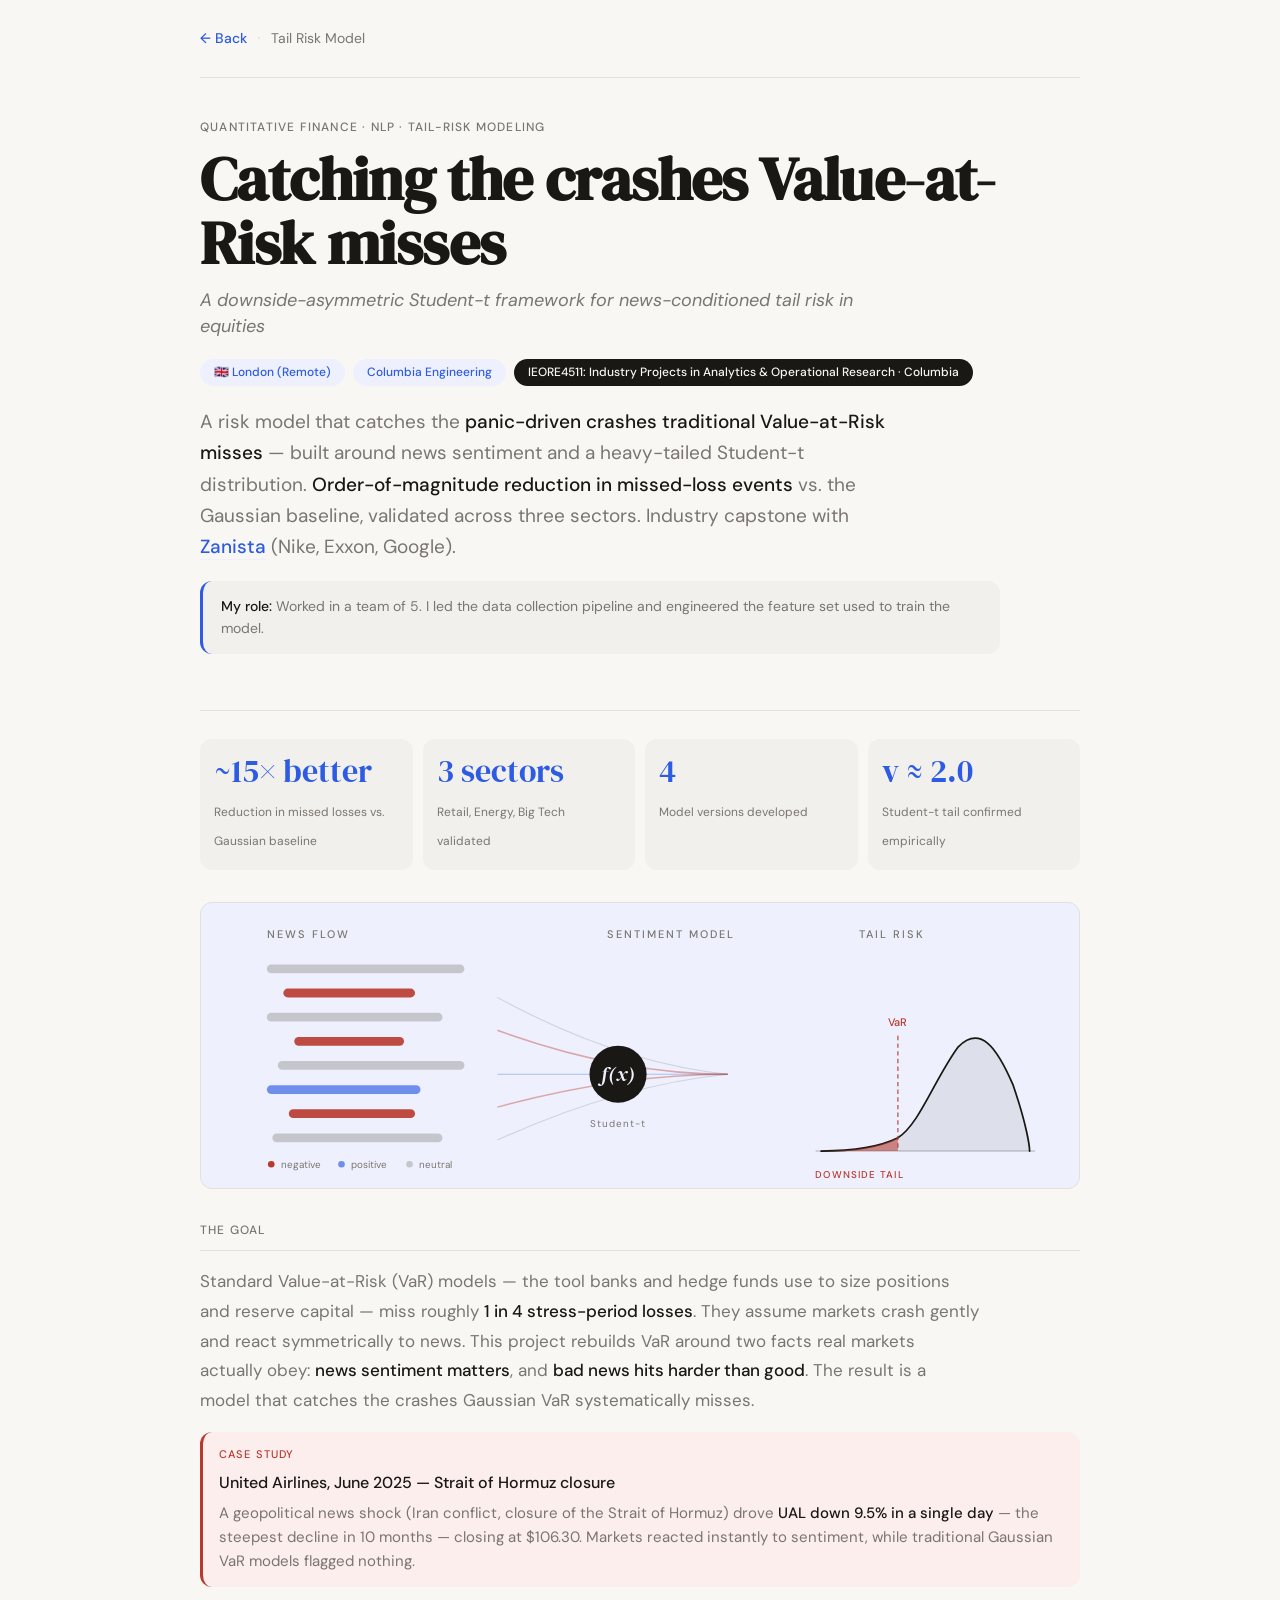
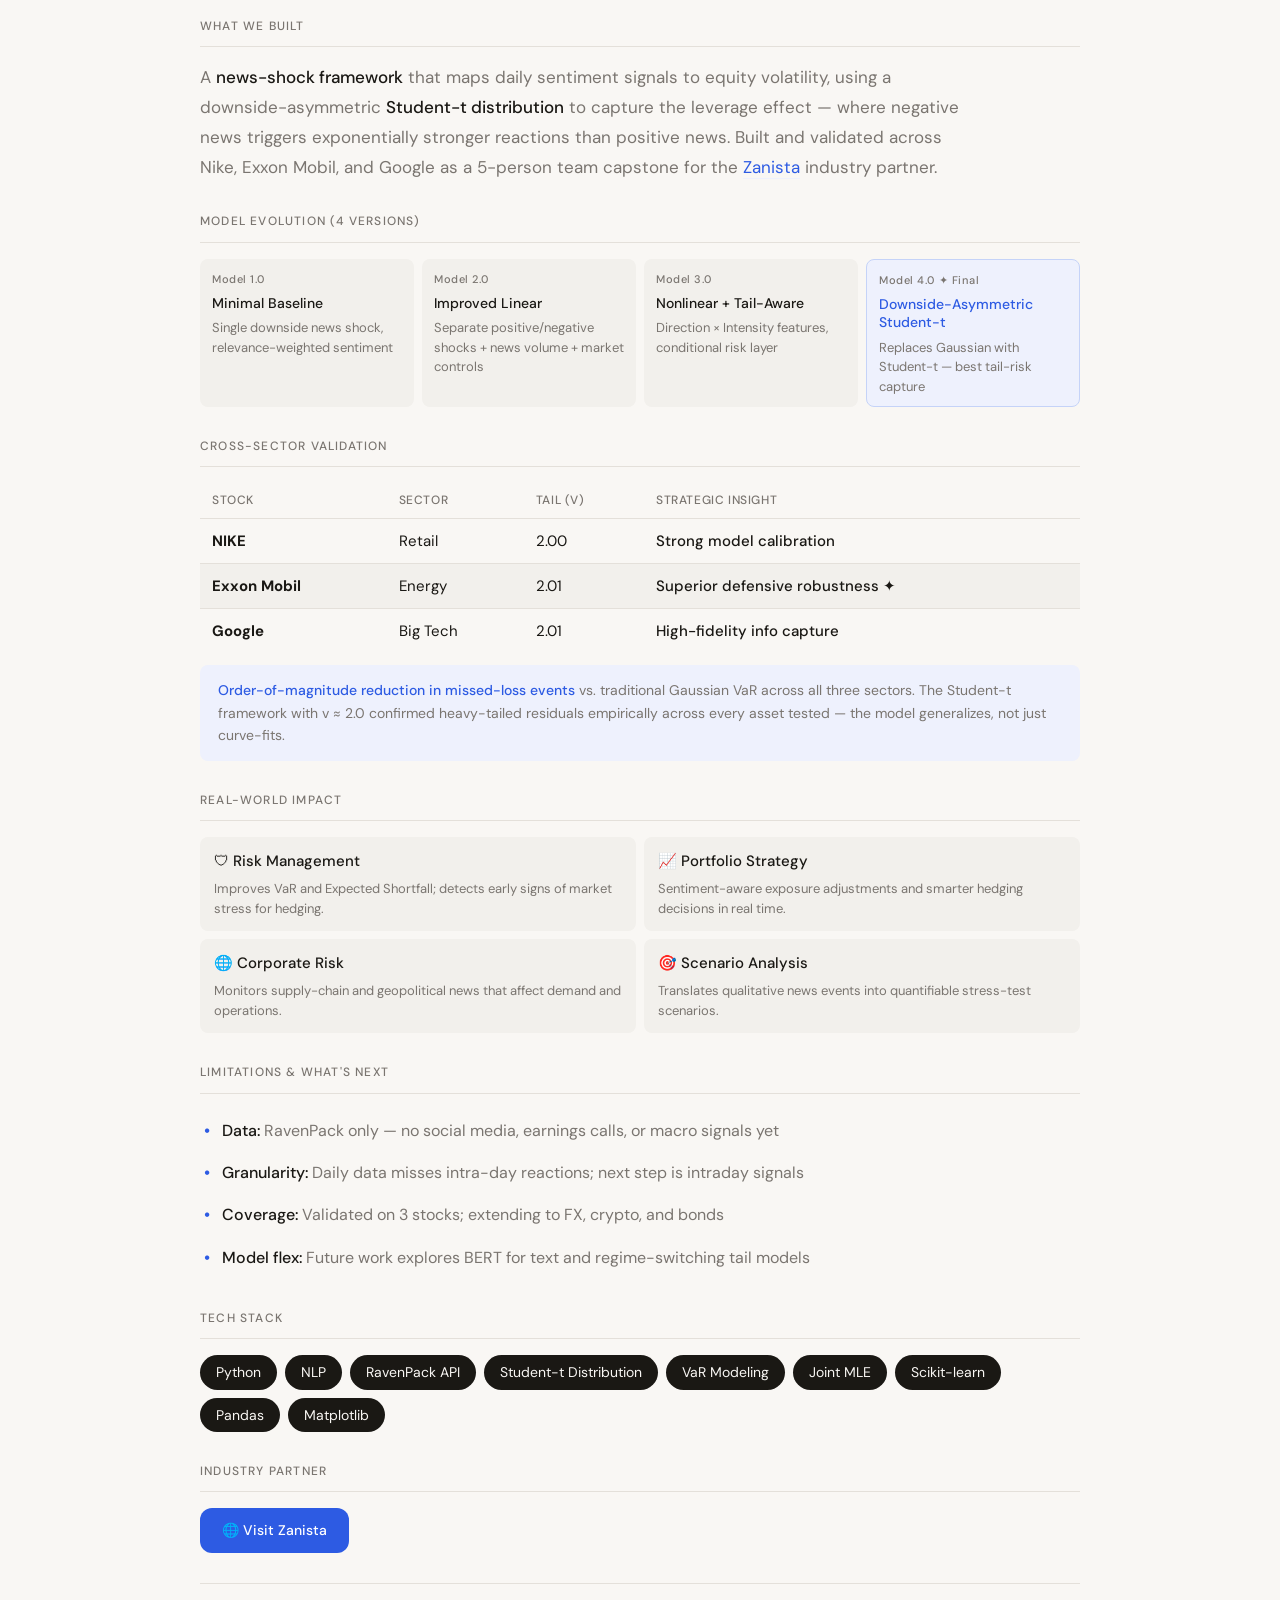
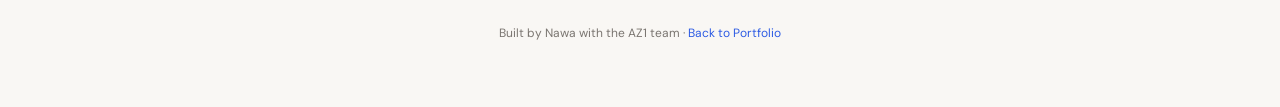
<file: projects/fintech.html>
<!DOCTYPE html>
<html lang="en">
<head>
  <meta charset="UTF-8" />
  <meta name="viewport" content="width=device-width, initial-scale=1.0" />
  <title>Catching the crashes Value-at-Risk misses · Nawa</title>
  <link href="https://fonts.googleapis.com/css2?family=DM+Serif+Display:ital@0;1&family=DM+Sans:wght@300;400;500&display=swap" rel="stylesheet" />
  <style>
    *, *::before, *::after { box-sizing: border-box; margin: 0; padding: 0; }

    :root {
      --bg:           #f9f7f4;
      --ink:          #1a1814;
      --muted:        #7a7570;
      --accent:       #2d5be3;
      --accent-light: #eef1fd;
      --warn:         #b8392e;
      --warn-light:   #fbeeed;
      --border:       #e4e0da;
      --card:         #ffffff;
      --surface:      #f2f0ec;
      --radius:       12px;
    }

    body {
      font-family: 'DM Sans', sans-serif;
      background: var(--bg);
      color: var(--ink);
      line-height: 1.6;
      font-size: 18px;
    }

    .container { max-width: 960px; margin: 0 auto; padding: 0 40px 64px; }

    /* ── Nav ── */
    nav {
      padding: 24px 0;
      border-bottom: 1px solid var(--border);
      display: flex;
      align-items: center;
      gap: 10px;
    }
    .back-link { color: var(--accent); text-decoration: none; font-size: 14px; font-weight: 500; }
    .back-link:hover { text-decoration: underline; }
    .nav-sep { color: var(--border); }
    .nav-title { color: var(--muted); font-size: 14px; }

    /* ── Hero ── */
    .hero { padding: 40px 0 28px; }

    .proj-tag {
      font-size: 12px;
      letter-spacing: 0.1em;
      text-transform: uppercase;
      color: var(--muted);
      margin-bottom: 10px;
      font-weight: 500;
    }

    .proj-title {
      font-family: 'DM Serif Display', serif;
      font-size: clamp(2.6rem, 6vw, 3.8rem);
      line-height: 1.05;
      margin-bottom: 12px;
      letter-spacing: -0.01em;
    }

    .proj-subtitle {
      font-family: 'DM Sans', sans-serif;
      font-size: 18px;
      color: var(--muted);
      font-style: italic;
      line-height: 1.45;
      margin-bottom: 20px;
      max-width: 720px;
    }

    .badges { display: flex; flex-wrap: wrap; gap: 8px; margin-bottom: 20px; }

    .badge {
      display: inline-flex;
      align-items: center;
      gap: 5px;
      border-radius: 999px;
      padding: 4px 14px;
      font-size: 12px;
      font-weight: 500;
    }
    .badge-blue  { background: var(--accent-light); color: var(--accent); }
    .badge-dark  { background: var(--ink); color: var(--bg); }

    .proj-summary {
      font-size: 19px;
      color: var(--muted);
      max-width: 700px;
      line-height: 1.65;
    }
    .proj-summary strong { color: var(--ink); font-weight: 500; }

    /* Role strip (matches PopFlow style) */
    .role-strip {
      background: var(--surface);
      border-radius: var(--radius);
      padding: 14px 18px;
      font-size: 14px;
      color: var(--muted);
      border-left: 3px solid var(--accent);
      margin-top: 18px;
      max-width: 800px;
    }
    .role-strip strong { color: var(--ink); font-weight: 500; }

    /* Inline links inside body text */
    .proj-summary a, .about-text a {
      color: var(--accent);
      text-decoration: none;
      border-bottom: 1px solid var(--accent-light);
      transition: border-color 0.15s;
    }
    .proj-summary a:hover, .about-text a:hover {
      border-bottom-color: var(--accent);
    }
    .proj-summary a strong { color: var(--accent); }

    /* ── Divider ── */
    .divider { height: 1px; background: var(--border); margin: 28px 0; }

    /* ── Stats ── */
    .stats-grid {
      display: grid;
      grid-template-columns: repeat(4, 1fr);
      gap: 10px;
      margin-bottom: 32px;
    }
    @media (max-width: 560px) { .stats-grid { grid-template-columns: repeat(2, 1fr); } }

    .stat-card {
      background: var(--surface);
      border-radius: var(--radius);
      padding: 16px 14px;
    }
    .stat-number {
      font-family: 'DM Serif Display', serif;
      font-size: 2rem;
      color: var(--accent);
      display: block;
      line-height: 1.05;
      margin-bottom: 8px;
    }
    .stat-label { font-size: 12px; color: var(--muted); line-height: 1.45; }

    /* ── Screenshot ── */
    .screenshot {
      border-radius: var(--radius);
      overflow: hidden;
      border: 1px solid var(--border);
      margin-bottom: 32px;
    }
    .screenshot img { width: 100%; display: block; }
    .screenshot-placeholder {
      height: 240px;
      display: flex;
      flex-direction: column;
      align-items: center;
      justify-content: center;
      gap: 8px;
      color: var(--muted);
      font-size: 14px;
      background: var(--surface);
    }
    .ph-icon { font-size: 32px; opacity: 0.3; }
    .ph-hint { font-size: 11px; opacity: 0.55; font-family: monospace; }

    /* ── Sections ── */
    .section { margin-bottom: 30px; }

    .section-label {
      font-size: 12px;
      letter-spacing: 0.1em;
      text-transform: uppercase;
      color: var(--muted);
      margin-bottom: 16px;
      font-weight: 500;
      padding-bottom: 10px;
      border-bottom: 1px solid var(--border);
    }

    /* ── About ── */
    .about-text {
      font-size: 17px;
      color: var(--muted);
      line-height: 1.75;
      max-width: 780px;
    }
    .about-text strong { color: var(--ink); font-weight: 500; }

    /* ── Case study card ── */
    .case-card {
      background: var(--warn-light);
      border-left: 3px solid var(--warn);
      border-radius: var(--radius);
      padding: 14px 16px;
      margin-top: 16px;
    }
    .case-tag { font-size: 11px; letter-spacing: 0.1em; text-transform: uppercase; color: var(--warn); font-weight: 500; margin-bottom: 6px; }
    .case-title { font-size: 16px; font-weight: 500; color: var(--ink); margin-bottom: 6px; }
    .case-detail { font-size: 15px; color: var(--muted); line-height: 1.6; }
    .case-detail strong { color: var(--ink); font-weight: 500; }

    /* ── Model pipeline ── */
    .model-steps {
      display: grid;
      grid-template-columns: repeat(4, 1fr);
      gap: 8px;
      margin-bottom: 4px;
    }
    @media (max-width: 520px) { .model-steps { grid-template-columns: repeat(2, 1fr); } }

    .model-step {
      background: var(--surface);
      border-radius: 8px;
      padding: 12px 12px 10px;
      position: relative;
    }
    .model-step.final { background: var(--accent-light); border: 1px solid #c5d3f8; }
    .step-num { font-size: 11px; color: var(--muted); font-weight: 500; margin-bottom: 6px; letter-spacing: .05em; }
    .step-name { font-size: 14px; font-weight: 500; color: var(--ink); margin-bottom: 6px; line-height: 1.3; }
    .model-step.final .step-name { color: var(--accent); }
    .step-desc { font-size: 13px; color: var(--muted); line-height: 1.5; }

    /* ── Results table ── */
    .results-table {
      width: 100%;
      border-collapse: collapse;
      font-size: 15px;
      margin-bottom: 12px;
    }
    .results-table th {
      text-align: left;
      font-size: 12px;
      font-weight: 500;
      color: var(--muted);
      letter-spacing: .05em;
      text-transform: uppercase;
      padding: 8px 12px;
      border-bottom: 1px solid var(--border);
    }
    .results-table td {
      padding: 10px 12px;
      border-bottom: 1px solid var(--border);
      color: var(--ink);
    }
    .results-table tr:last-child td { border-bottom: none; }
    .results-table tr:nth-child(even) td { background: var(--surface); }
    .good { color: var(--accent); font-weight: 500; }

    .result-note {
      font-size: 14px;
      color: var(--muted);
      background: var(--accent-light);
      border-radius: 8px;
      padding: 14px 18px;
      line-height: 1.6;
    }
    .result-note strong { color: var(--accent); font-weight: 500; }

    /* ── Impact grid (matches model-steps style, 2x2) ── */
    .impact-grid {
      display: grid;
      grid-template-columns: repeat(2, 1fr);
      gap: 8px;
    }
    @media (max-width: 520px) { .impact-grid { grid-template-columns: 1fr; } }
    .impact-step {
      background: var(--surface);
      border-radius: 8px;
      padding: 12px 14px;
    }
    .impact-name { font-size: 15px; font-weight: 500; color: var(--ink); margin-bottom: 6px; }
    .impact-desc { font-size: 13px; color: var(--muted); line-height: 1.55; }

    /* ── Limitations list ── */
    .lim-list { list-style: none; padding: 0; margin: 0; }
    .lim-list li { padding: 8px 0 8px 22px; position: relative; font-size: 16px; color: var(--muted); line-height: 1.65; }
    .lim-list li::before { content: "•"; position: absolute; left: 4px; color: var(--accent); font-weight: bold; }
    .lim-list li strong { color: var(--ink); font-weight: 500; }

    /* ── Tech stack ── */
    .tech-grid { display: flex; flex-wrap: wrap; gap: 8px; }
    .tech-pill {
      background: var(--ink);
      color: var(--bg);
      border-radius: 999px;
      padding: 6px 16px;
      font-size: 14px;
    }

    /* ── Links ── */
    .link-row { display: flex; gap: 12px; flex-wrap: wrap; }
    .btn {
      display: inline-flex;
      align-items: center;
      gap: 8px;
      padding: 11px 22px;
      border-radius: var(--radius);
      font-size: 14px;
      font-weight: 500;
      text-decoration: none;
      transition: opacity 0.15s;
      font-family: 'DM Sans', sans-serif;
      border: none;
      cursor: pointer;
    }
    .btn:hover { opacity: 0.85; }
    .btn-primary { background: var(--accent); color: white; }
    .btn-outline { background: transparent; border: 1px solid var(--border); color: var(--ink); }

    /* ── Footer ── */
    footer {
      padding-top: 40px;
      border-top: 1px solid var(--border);
      text-align: center;
      font-size: 12px;
      color: var(--muted);
    }
    footer a { color: var(--accent); text-decoration: none; }
  </style>
</head>
<body>
<div class="container">

  <!-- Nav -->
  <nav>
    <a href="../index.html" class="back-link" onclick="if(document.referrer.indexOf('index.html')>-1){history.back();return false;}">← Back</a>
    <span class="nav-sep">·</span>
    <span class="nav-title">Tail Risk Model</span>
  </nav>

  <!-- Hero -->
  <div class="hero">
    <p class="proj-tag">Quantitative Finance · NLP · Tail-Risk Modeling</p>
    <h1 class="proj-title">Catching the crashes Value-at-Risk misses</h1>
    <p class="proj-subtitle">A downside-asymmetric Student-t framework for news-conditioned tail risk in equities</p>
    <div class="badges">
      <span class="badge badge-blue">🇬🇧 London (Remote)</span>
      <span class="badge badge-blue">Columbia Engineering</span>
      <span class="badge badge-dark">IEORE4511: Industry Projects in Analytics & Operational Research · Columbia</span>
    </div>
    <p class="proj-summary">
      A risk model that catches the <strong>panic-driven crashes traditional Value-at-Risk misses</strong> —
      built around news sentiment and a heavy-tailed Student-t distribution.
      <strong>Order-of-magnitude reduction in missed-loss events</strong> vs. the Gaussian baseline,
      validated across three sectors. Industry capstone with
      <a href="https://zanista.ai/" target="_blank" rel="noopener"><strong>Zanista</strong></a> (Nike, Exxon, Google).
    </p>
    <div class="role-strip">
      <strong>My role:</strong> Worked in a team of 5. I led the data collection pipeline and engineered the feature set used to train the model.
    </div>
  </div>

  <div class="divider"></div>

  <!-- Key Stats -->
  <div class="stats-grid">
    <div class="stat-card">
      <span class="stat-number">~15× better</span>
      <span class="stat-label">Reduction in missed losses vs. Gaussian baseline</span>
    </div>
    <div class="stat-card">
      <span class="stat-number">3 sectors</span>
      <span class="stat-label">Retail, Energy, Big Tech validated</span>
    </div>
    <div class="stat-card">
      <span class="stat-number">4</span>
      <span class="stat-label">Model versions developed</span>
    </div>
    <div class="stat-card">
      <span class="stat-number">v ≈ 2.0</span>
      <span class="stat-label">Student-t tail confirmed empirically</span>
    </div>
  </div>

  <!-- Hero illustration: News → Sentiment → Tail Risk -->
  <div class="screenshot" style="background:#eef1fd;">
    <svg viewBox="0 0 800 260" xmlns="http://www.w3.org/2000/svg" style="display:block; width:100%; height:auto;" aria-label="News flowing through a sentiment model into an asymmetric tail risk distribution">

      <!-- Zone labels -->
      <text x="60"  y="32" font-family="DM Sans, sans-serif" font-size="10" font-weight="500" fill="#7a7570" letter-spacing="1.8">NEWS FLOW</text>
      <text x="370" y="32" font-family="DM Sans, sans-serif" font-size="10" font-weight="500" fill="#7a7570" letter-spacing="1.8">SENTIMENT MODEL</text>
      <text x="600" y="32" font-family="DM Sans, sans-serif" font-size="10" font-weight="500" fill="#7a7570" letter-spacing="1.8">TAIL RISK</text>

      <!-- LEFT: news pulses -->
      <g transform="translate(60, 56)">
        <rect x="0"  y="0"   width="180" height="8" rx="4" fill="#7a7570" opacity="0.35"/>
        <rect x="15" y="22"  width="120" height="8" rx="4" fill="#b8392e" opacity="0.9"/>
        <rect x="0"  y="44"  width="160" height="8" rx="4" fill="#7a7570" opacity="0.35"/>
        <rect x="25" y="66"  width="100" height="8" rx="4" fill="#b8392e" opacity="0.9"/>
        <rect x="10" y="88"  width="170" height="8" rx="4" fill="#7a7570" opacity="0.35"/>
        <rect x="0"  y="110" width="140" height="8" rx="4" fill="#2d5be3" opacity="0.65"/>
        <rect x="20" y="132" width="115" height="8" rx="4" fill="#b8392e" opacity="0.9"/>
        <rect x="5"  y="154" width="155" height="8" rx="4" fill="#7a7570" opacity="0.35"/>

        <!-- Sentiment legend -->
        <g transform="translate(0, 184)" font-family="DM Sans, sans-serif" font-size="9" fill="#7a7570">
          <circle cx="4" cy="-2" r="3" fill="#b8392e"/><text x="13" y="1">negative</text>
          <circle cx="68" cy="-2" r="3" fill="#2d5be3" opacity="0.65"/><text x="77" y="1">positive</text>
          <circle cx="130" cy="-2" r="3" fill="#7a7570" opacity="0.35"/><text x="139" y="1">neutral</text>
        </g>
      </g>

      <!-- MIDDLE: flow lines + model node -->
      <g transform="translate(280, 56)">
        <path d="M -10 30  Q 100 90, 200 100" stroke="#7a7570" stroke-width="1"   fill="none" opacity="0.25"/>
        <path d="M -10 60  Q 100 100, 200 100" stroke="#b8392e" stroke-width="1.4" fill="none" opacity="0.4"/>
        <path d="M -10 100 Q 100 100, 200 100" stroke="#2d5be3" stroke-width="1"   fill="none" opacity="0.35"/>
        <path d="M -10 130 Q 100 100, 200 100" stroke="#b8392e" stroke-width="1.4" fill="none" opacity="0.4"/>
        <path d="M -10 160 Q 100 110, 200 100" stroke="#7a7570" stroke-width="1"   fill="none" opacity="0.25"/>

        <!-- Model node -->
        <circle cx="100" cy="100" r="26" fill="#1a1814"/>
        <text x="100" y="106" font-family="DM Serif Display, serif" font-style="italic" font-size="18" fill="#eef1fd" text-anchor="middle">f(x)</text>
        <text x="100" y="148" font-family="DM Sans, sans-serif" font-size="9" fill="#7a7570" text-anchor="middle" letter-spacing="1">Student-t</text>
      </g>

      <!-- RIGHT: asymmetric distribution -->
      <g transform="translate(560, 56)">
        <!-- baseline -->
        <line x1="0" y1="170" x2="200" y2="170" stroke="#1a1814" stroke-width="0.8" opacity="0.35"/>

        <!-- distribution fill -->
        <path d="M 5 170
                 C 30 170, 55 168, 75 158
                 C 95 145, 108 105, 130 75
                 C 150 55, 165 75, 180 110
                 C 192 145, 195 165, 195 170 Z"
              fill="#1a1814" opacity="0.08"/>

        <!-- distribution outline -->
        <path d="M 5 170
                 C 30 170, 55 168, 75 158
                 C 95 145, 108 105, 130 75
                 C 150 55, 165 75, 180 110
                 C 192 145, 195 165, 195 170"
              fill="none" stroke="#1a1814" stroke-width="1.6" stroke-linecap="round" stroke-linejoin="round"/>

        <!-- fat left tail shaded (downside) -->
        <path d="M 5 170
                 C 30 170, 55 168, 75 158
                 L 75 170 L 5 170 Z"
              fill="#b8392e" opacity="0.55"/>

        <!-- VaR threshold -->
        <line x1="75" y1="65" x2="75" y2="170" stroke="#b8392e" stroke-width="1" stroke-dasharray="4,3"/>
        <text x="75" y="56" font-family="DM Sans, sans-serif" font-size="10" font-weight="500" fill="#b8392e" text-anchor="middle">VaR</text>

        <!-- Tail label -->
        <text x="40" y="195" font-family="DM Sans, sans-serif" font-size="9" font-weight="500" fill="#b8392e" text-anchor="middle" letter-spacing="1">DOWNSIDE TAIL</text>
      </g>

    </svg>
  </div>

  <!-- Why this matters -->
  <div class="section">
    <p class="section-label">The goal</p>
    <p class="about-text">
      Standard Value-at-Risk (VaR) models — the tool banks and hedge funds use to size positions
      and reserve capital — miss roughly <strong>1 in 4 stress-period losses</strong>. They assume
      markets crash gently and react symmetrically to news. This project rebuilds VaR around two
      facts real markets actually obey: <strong>news sentiment matters</strong>, and
      <strong>bad news hits harder than good</strong>. The result is a model that catches the
      crashes Gaussian VaR systematically misses.
    </p>
    <div class="case-card">
      <p class="case-tag">Case study</p>
      <p class="case-title">United Airlines, June 2025 — Strait of Hormuz closure</p>
      <p class="case-detail">
        A geopolitical news shock (Iran conflict, closure of the Strait of Hormuz) drove
        <strong>UAL down 9.5% in a single day</strong> — the steepest decline in 10 months —
        closing at $106.30. Markets reacted instantly to sentiment, while traditional Gaussian
        VaR models flagged nothing.
      </p>
    </div>
  </div>

  <!-- What I Built -->
  <div class="section">
    <p class="section-label">What we built</p>
    <p class="about-text">
      A <strong>news-shock framework</strong> that maps daily sentiment signals to equity volatility,
      using a downside-asymmetric <strong>Student-t distribution</strong> to capture the leverage
      effect — where negative news triggers exponentially stronger reactions than positive news.
      Built and validated across Nike, Exxon Mobil, and Google as a 5-person team capstone for
      the <a href="https://zanista.ai/" target="_blank" rel="noopener">Zanista</a> industry partner.
    </p>
  </div>

  <!-- Model Pipeline -->
  <div class="section">
    <p class="section-label">Model evolution (4 versions)</p>
    <div class="model-steps">
      <div class="model-step">
        <p class="step-num">Model 1.0</p>
        <p class="step-name">Minimal Baseline</p>
        <p class="step-desc">Single downside news shock, relevance-weighted sentiment</p>
      </div>
      <div class="model-step">
        <p class="step-num">Model 2.0</p>
        <p class="step-name">Improved Linear</p>
        <p class="step-desc">Separate positive/negative shocks + news volume + market controls</p>
      </div>
      <div class="model-step">
        <p class="step-num">Model 3.0</p>
        <p class="step-name">Nonlinear + Tail-Aware</p>
        <p class="step-desc">Direction × Intensity features, conditional risk layer</p>
      </div>
      <div class="model-step final">
        <p class="step-num">Model 4.0 ✦ Final</p>
        <p class="step-name">Downside-Asymmetric Student-t</p>
        <p class="step-desc">Replaces Gaussian with Student-t — best tail-risk capture</p>
      </div>
    </div>
  </div>

  <!-- Results Table -->
  <div class="section">
    <p class="section-label">Cross-sector validation</p>
    <table class="results-table">
      <thead>
        <tr>
          <th>Stock</th>
          <th>Sector</th>
          <th>Tail (v)</th>
          <th>Strategic insight</th>
        </tr>
      </thead>
      <tbody>
        <tr>
          <td><strong>NIKE</strong></td>
          <td>Retail</td>
          <td>2.00</td>
          <td class="good">Strong model calibration</td>
        </tr>
        <tr>
          <td><strong>Exxon Mobil</strong></td>
          <td>Energy</td>
          <td>2.01</td>
          <td class="good">Superior defensive robustness ✦</td>
        </tr>
        <tr>
          <td><strong>Google</strong></td>
          <td>Big Tech</td>
          <td>2.01</td>
          <td class="good">High-fidelity info capture</td>
        </tr>
      </tbody>
    </table>
    <p class="result-note">
      <strong>Order-of-magnitude reduction in missed-loss events</strong> vs. traditional Gaussian VaR
      across all three sectors. The Student-t framework with v ≈ 2.0 confirmed heavy-tailed
      residuals empirically across every asset tested — the model generalizes, not just curve-fits.
    </p>
  </div>

  <!-- Real-world impact -->
  <div class="section">
    <p class="section-label">Real-world impact</p>
    <div class="impact-grid">
      <div class="impact-step">
        <p class="impact-name">🛡 Risk Management</p>
        <p class="impact-desc">Improves VaR and Expected Shortfall; detects early signs of market stress for hedging.</p>
      </div>
      <div class="impact-step">
        <p class="impact-name">📈 Portfolio Strategy</p>
        <p class="impact-desc">Sentiment-aware exposure adjustments and smarter hedging decisions in real time.</p>
      </div>
      <div class="impact-step">
        <p class="impact-name">🌐 Corporate Risk</p>
        <p class="impact-desc">Monitors supply-chain and geopolitical news that affect demand and operations.</p>
      </div>
      <div class="impact-step">
        <p class="impact-name">🎯 Scenario Analysis</p>
        <p class="impact-desc">Translates qualitative news events into quantifiable stress-test scenarios.</p>
      </div>
    </div>
  </div>

  <!-- Limitations / Future -->
  <div class="section">
    <p class="section-label">Limitations &amp; what's next</p>
    <ul class="lim-list">
      <li><strong>Data:</strong> RavenPack only — no social media, earnings calls, or macro signals yet</li>
      <li><strong>Granularity:</strong> Daily data misses intra-day reactions; next step is intraday signals</li>
      <li><strong>Coverage:</strong> Validated on 3 stocks; extending to FX, crypto, and bonds</li>
      <li><strong>Model flex:</strong> Future work explores BERT for text and regime-switching tail models</li>
    </ul>
  </div>

  <!-- Tech Stack -->
  <div class="section">
    <p class="section-label">Tech stack</p>
    <div class="tech-grid">
      <span class="tech-pill">Python</span>
      <span class="tech-pill">NLP</span>
      <span class="tech-pill">RavenPack API</span>
      <span class="tech-pill">Student-t Distribution</span>
      <span class="tech-pill">VaR Modeling</span>
      <span class="tech-pill">Joint MLE</span>
      <span class="tech-pill">Scikit-learn</span>
      <span class="tech-pill">Pandas</span>
      <span class="tech-pill">Matplotlib</span>
    </div>
  </div>

  <!-- Industry partner -->
  <div class="section">
    <p class="section-label">Industry partner</p>
    <div class="link-row">
      <a href="https://zanista.ai/" class="btn btn-primary" target="_blank" rel="noopener">🌐 Visit Zanista</a>
    </div>
  </div>

  <footer>
    Built by Nawa with the AZ1 team · <a href="../index.html" onclick="if(document.referrer.indexOf('index.html')>-1){history.back();return false;}">Back to Portfolio</a>
  </footer>

</div>
</body>
</html>
</file>
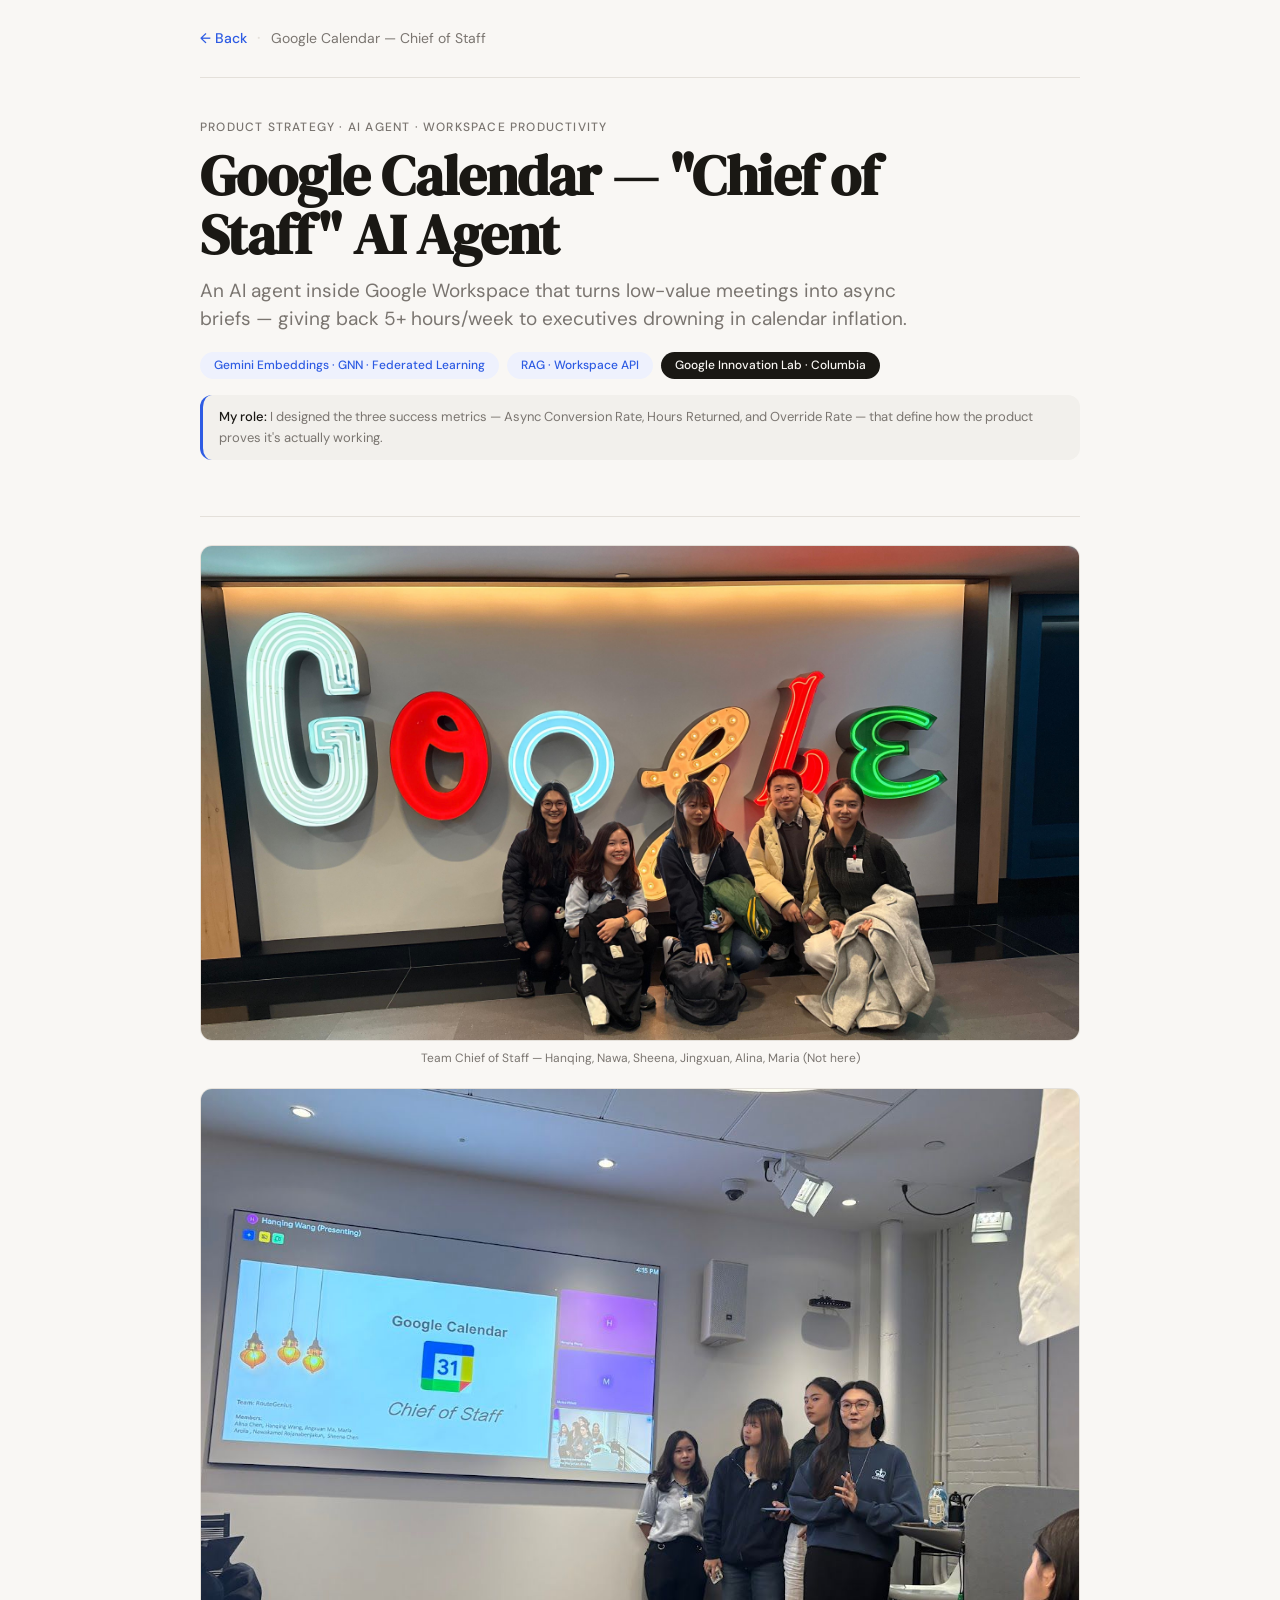
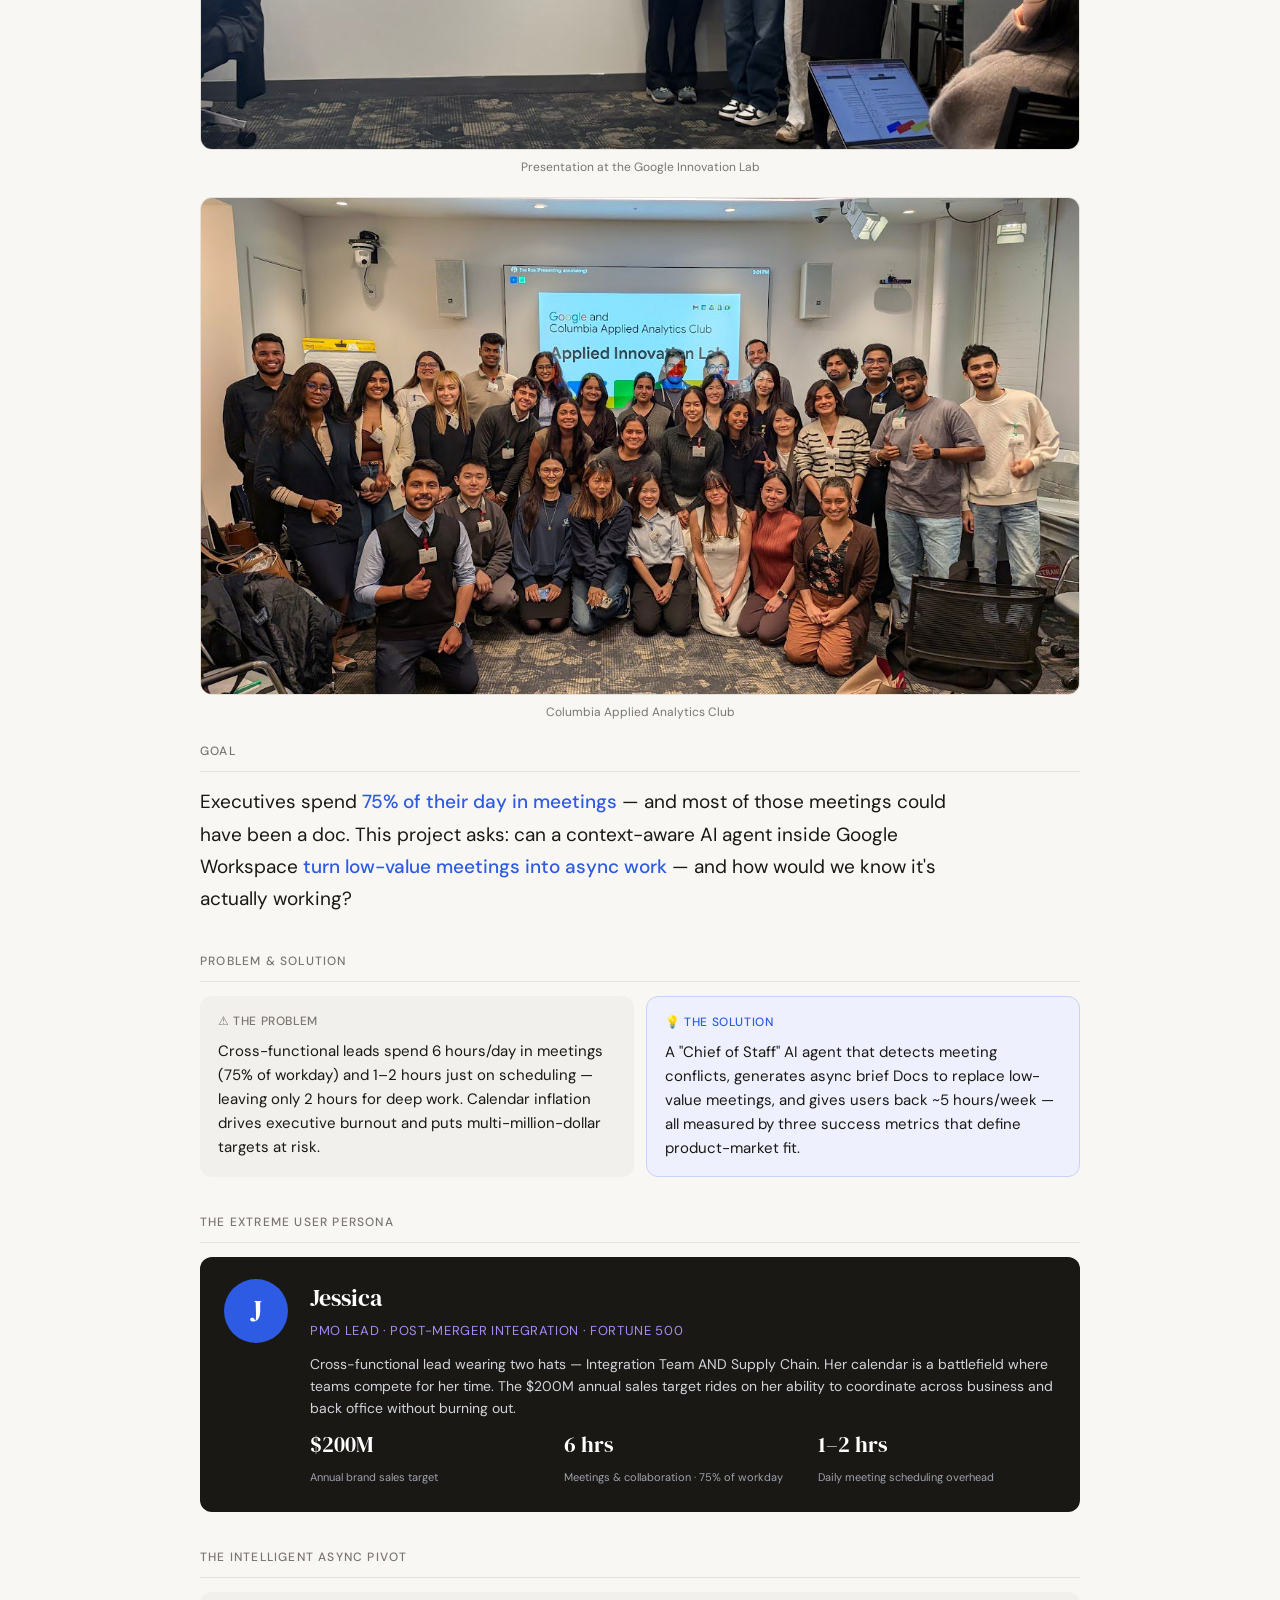
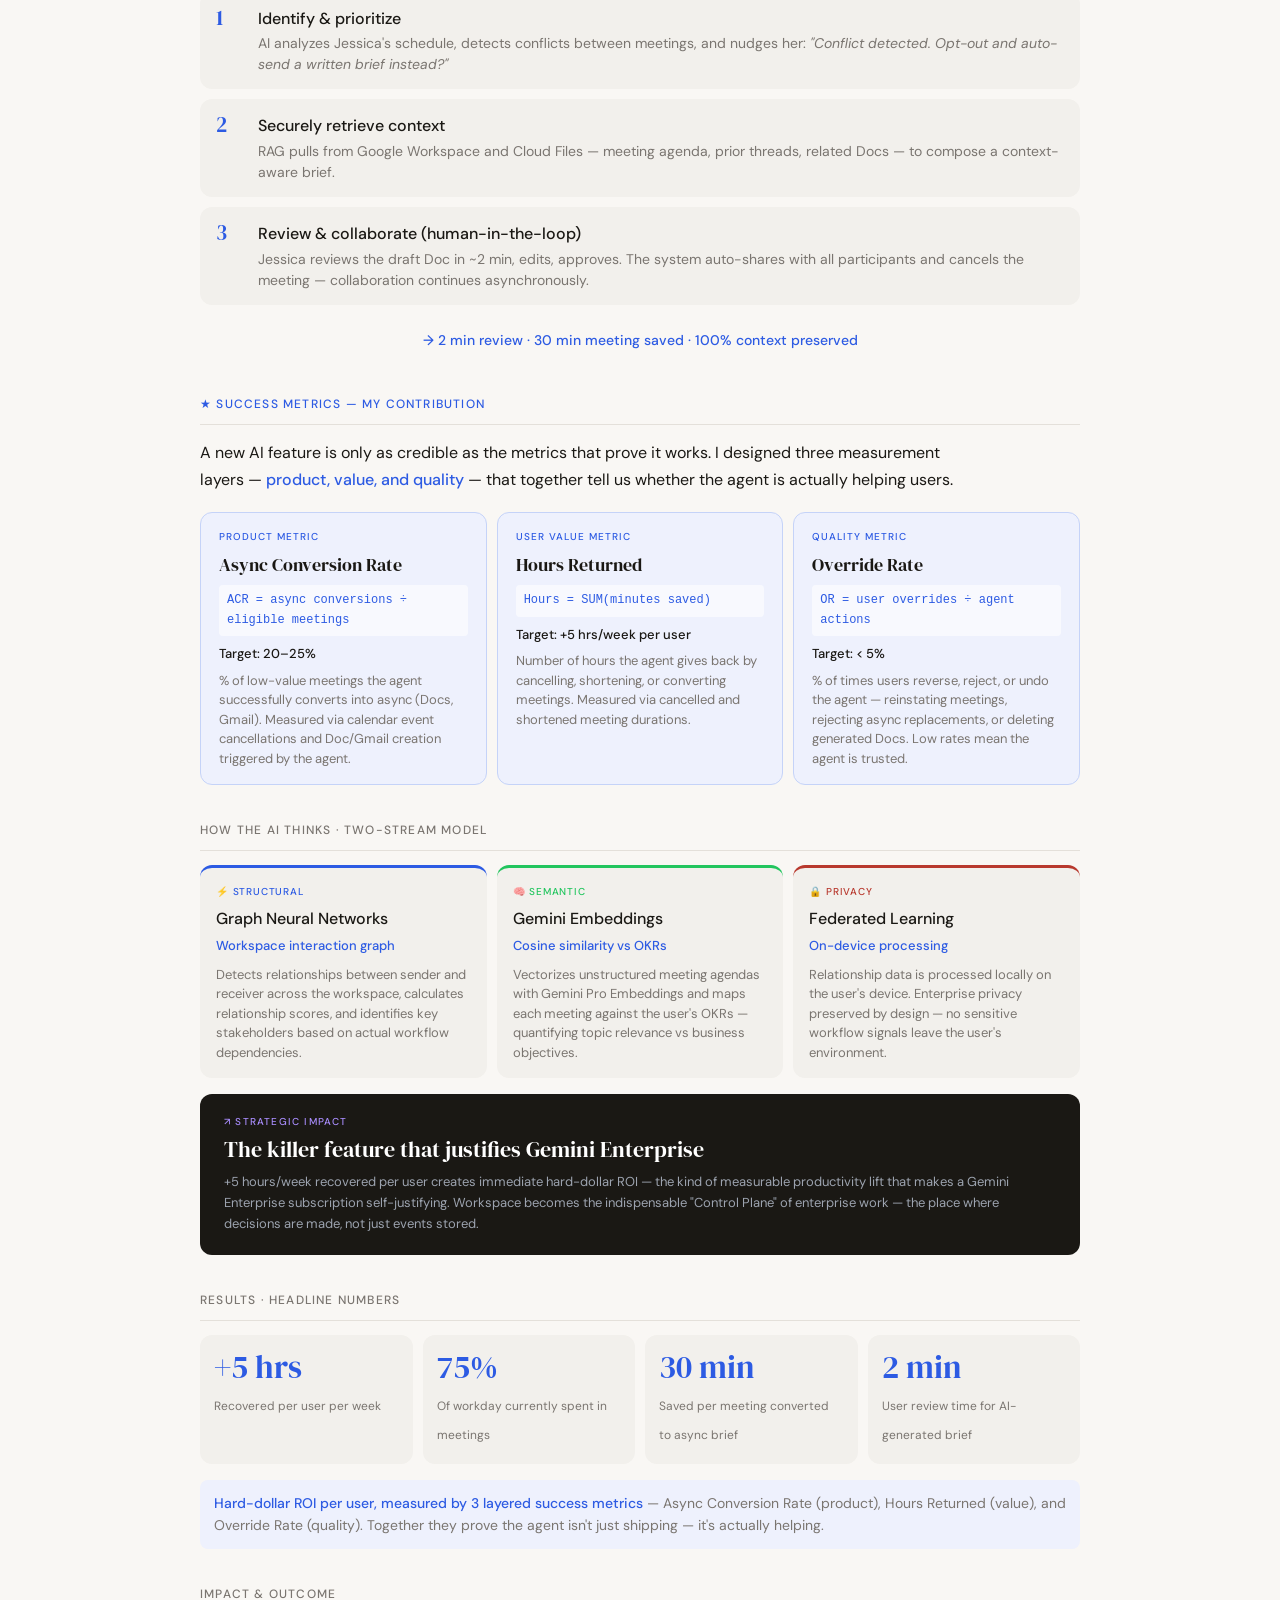
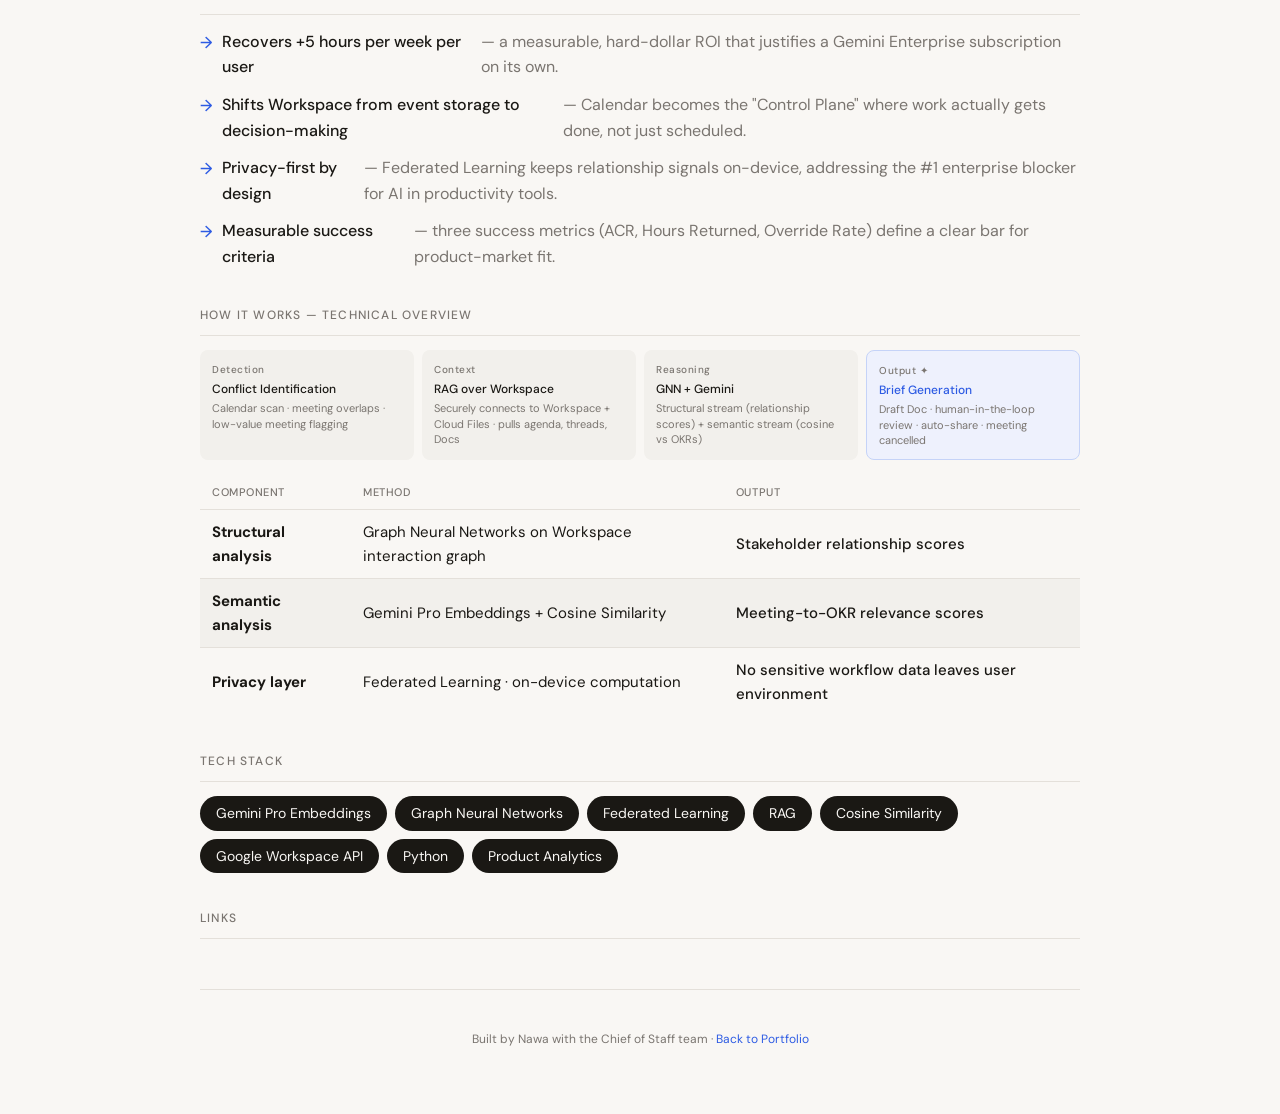
<file: projects/google.html>
<!DOCTYPE html>
<html lang="en">
<head>
  <meta charset="UTF-8" />
  <meta name="viewport" content="width=device-width, initial-scale=1.0" />
  <title>Google Calendar Chief of Staff · Nawa</title>
  <link href="https://fonts.googleapis.com/css2?family=DM+Serif+Display:ital@0;1&family=DM+Sans:wght@300;400;500&display=swap" rel="stylesheet" />
  <style>
    *, *::before, *::after { box-sizing: border-box; margin: 0; padding: 0; }

    :root {
      --bg:           #f9f7f4;
      --ink:          #1a1814;
      --muted:        #7a7570;
      --accent:       #2d5be3;
      --accent-light: #eef1fd;
      --warn:         #b8392e;
      --warn-light:   #fbeeed;
      --border:       #e4e0da;
      --card:         #ffffff;
      --surface:      #f2f0ec;
      --radius:       12px;
    }

    body { font-family: 'DM Sans', sans-serif; background: var(--bg); color: var(--ink); line-height: 1.6; font-size: 18px; }
    .container { max-width: 960px; margin: 0 auto; padding: 0 40px 64px; }

    /* Nav */
    nav { padding: 24px 0; border-bottom: 1px solid var(--border); display: flex; align-items: center; gap: 10px; }
    .back-link { color: var(--accent); text-decoration: none; font-size: 14px; font-weight: 500; }
    .back-link:hover { text-decoration: underline; }
    .nav-sep { color: var(--border); }
    .nav-title { color: var(--muted); font-size: 14px; }

    /* Hero */
    .hero { padding: 40px 0 28px; }
    .proj-tag { font-size: 12px; letter-spacing: 0.1em; text-transform: uppercase; color: var(--muted); margin-bottom: 10px; font-weight: 500; }
    .proj-title { font-family: 'DM Serif Display', serif; font-size: clamp(2.4rem, 5.4vw, 3.5rem); line-height: 1.05; margin-bottom: 12px; letter-spacing: -0.01em; max-width: 780px; }
    .proj-subtitle { font-size: 19px; color: var(--muted); line-height: 1.5; margin-bottom: 18px; max-width: 720px; }
    .badges { display: flex; flex-wrap: wrap; gap: 8px; margin-bottom: 16px; }
    .badge { display: inline-flex; align-items: center; gap: 5px; border-radius: 999px; padding: 4px 14px; font-size: 12px; font-weight: 500; }
    .badge-blue { background: var(--accent-light); color: var(--accent); }
    .badge-dark { background: var(--ink); color: var(--bg); }
    .role-strip { background: var(--surface); border-radius: var(--radius); padding: 12px 16px; font-size: 13px; color: var(--muted); border-left: 3px solid var(--accent); margin-top: 16px; }
    .role-strip strong { color: var(--ink); font-weight: 500; }

    /* Divider */
    .divider { height: 1px; background: var(--border); margin: 28px 0; }

    /* Sections */
    .section { margin-bottom: 36px; }
    .section-label { font-size: 12px; letter-spacing: 0.1em; text-transform: uppercase; color: var(--muted); margin-bottom: 14px; font-weight: 500; padding-bottom: 10px; border-bottom: 1px solid var(--border); }
    .my-contribution-label { color: var(--accent); }

    /* Goal */
    .goal-text { font-size: 19px; color: var(--ink); line-height: 1.7; max-width: 780px; }
    .goal-text em { color: var(--accent); font-style: normal; font-weight: 500; }

    /* Problem / Solution */
    .ps-grid { display: grid; grid-template-columns: 1fr 1fr; gap: 12px; }
    @media (max-width: 520px) { .ps-grid { grid-template-columns: 1fr; } }
    .ps-card { background: var(--surface); border-radius: var(--radius); padding: 16px 18px; }
    .ps-card.solution { background: var(--accent-light); border: 1px solid #c5d3f8; }
    .ps-heading { font-size: 12px; font-weight: 500; color: var(--muted); margin-bottom: 8px; text-transform: uppercase; letter-spacing: .05em; }
    .ps-card.solution .ps-heading { color: var(--accent); }
    .ps-body { font-size: 15px; color: var(--ink); line-height: 1.6; }

    /* Persona card (Jessica) */
    .persona-card {
      background: var(--ink);
      color: white;
      border-radius: var(--radius);
      padding: 22px 24px;
      display: grid;
      grid-template-columns: auto 1fr;
      gap: 22px;
      align-items: start;
    }
    @media (max-width: 540px) { .persona-card { grid-template-columns: 1fr; } }
    .persona-avatar {
      width: 64px; height: 64px;
      border-radius: 50%;
      background: var(--accent);
      display: flex; align-items: center; justify-content: center;
      font-family: 'DM Serif Display', serif;
      font-size: 1.8rem;
      color: white;
      flex-shrink: 0;
    }
    .persona-name { font-family: 'DM Serif Display', serif; font-size: 1.5rem; color: white; margin-bottom: 4px; }
    .persona-role { font-size: 13px; color: #a78bfa; letter-spacing: .05em; text-transform: uppercase; margin-bottom: 12px; }
    .persona-stats { display: grid; grid-template-columns: repeat(3, 1fr); gap: 16px; margin-top: 14px; }
    @media (max-width: 480px) { .persona-stats { grid-template-columns: 1fr 1fr; } }
    .persona-stat-num { font-family: 'DM Serif Display', serif; font-size: 1.4rem; color: white; display: block; line-height: 1.05; margin-bottom: 4px; }
    .persona-stat-lbl { font-size: 11px; color: #9ca3af; line-height: 1.4; }
    .persona-desc { font-size: 14px; color: #d1d5db; line-height: 1.55; }

    /* UX Steps */
    .ux-steps { display: flex; flex-direction: column; gap: 10px; margin-bottom: 16px; }
    .ux-step { display: flex; align-items: flex-start; gap: 14px; background: var(--surface); border-radius: var(--radius); padding: 14px 16px; }
    .ux-num { font-family: 'DM Serif Display', serif; font-size: 1.3rem; color: var(--accent); min-width: 28px; line-height: 1; padding-top: 2px; }
    .ux-content { flex: 1; }
    .ux-title { font-size: 16px; font-weight: 500; color: var(--ink); margin-bottom: 2px; }
    .ux-desc { font-size: 14px; color: var(--muted); line-height: 1.5; }
    .ux-arrow { text-align: center; font-size: 14px; color: var(--accent); font-weight: 500; padding: 8px 0; }

    /* Results grid */
    .results-grid { display: grid; grid-template-columns: repeat(4, 1fr); gap: 10px; margin-bottom: 16px; }
    @media (max-width: 560px) { .results-grid { grid-template-columns: repeat(2, 1fr); } }
    .result-card { background: var(--surface); border-radius: var(--radius); padding: 16px 14px; }
    .result-number { font-family: 'DM Serif Display', serif; font-size: 2rem; color: var(--accent); display: block; line-height: 1.05; margin-bottom: 6px; }
    .result-label { font-size: 12px; color: var(--muted); line-height: 1.4; }
    .result-note { font-size: 14px; color: var(--muted); background: var(--accent-light); border-radius: 8px; padding: 12px 14px; line-height: 1.6; }
    .result-note strong { color: var(--accent); font-weight: 500; }

    /* Screenshot */
    .screenshot { border-radius: var(--radius); overflow: hidden; border: 1px solid var(--border); margin-bottom: 8px; }
    .screenshot img { width: 100%; display: block; }
    .screenshot-placeholder { height: 280px; display: flex; flex-direction: column; align-items: center; justify-content: center; gap: 10px; color: var(--muted); font-size: 14px; background: linear-gradient(135deg, #f0eee9, #e8e4de); }
    .ph-icon { font-size: 40px; opacity: 0.4; }
    .ph-hint { font-size: 11px; opacity: 0.6; font-family: monospace; }
    .photo-caption { font-size: 12px; color: var(--muted); text-align: center; margin-bottom: 20px; }

    /* Feature cards */
    .feature-grid { display: grid; grid-template-columns: repeat(3, 1fr); gap: 10px; margin-bottom: 16px; }
    @media (max-width: 520px) { .feature-grid { grid-template-columns: 1fr; } }
    .feature-card { background: var(--surface); border-radius: var(--radius); padding: 16px; }
    .feature-card.optimal { border-top: 3px solid #22c55e; }
    .feature-card.active { border-top: 3px solid #2d5be3; }
    .feature-card.warn { border-top: 3px solid var(--warn); }
    .feature-status { font-size: 10px; font-weight: 500; letter-spacing: .08em; text-transform: uppercase; margin-bottom: 6px; }
    .feature-status.optimal { color: #22c55e; }
    .feature-status.active { color: #2d5be3; }
    .feature-status.warn { color: var(--warn); }
    .feature-name { font-size: 16px; font-weight: 500; color: var(--ink); margin-bottom: 4px; }
    .feature-conf { font-size: 13px; color: var(--accent); font-weight: 500; margin-bottom: 8px; }
    .feature-desc { font-size: 13px; color: var(--muted); line-height: 1.5; }

    /* Metric cards (special — for user's contribution) */
    .metric-grid { display: grid; grid-template-columns: repeat(3, 1fr); gap: 10px; margin-bottom: 16px; }
    @media (max-width: 540px) { .metric-grid { grid-template-columns: 1fr; } }
    .metric-card {
      background: var(--accent-light);
      border: 1px solid #c5d3f8;
      border-radius: var(--radius);
      padding: 16px 18px;
    }
    .metric-tag { font-size: 10px; letter-spacing: .1em; text-transform: uppercase; color: var(--accent); font-weight: 500; margin-bottom: 6px; }
    .metric-name { font-family: 'DM Serif Display', serif; font-size: 18px; color: var(--ink); margin-bottom: 6px; }
    .metric-formula { font-size: 12px; color: var(--accent); font-family: monospace; background: rgba(255,255,255,0.6); padding: 6px 8px; border-radius: 4px; margin-bottom: 8px; }
    .metric-target { font-size: 13px; color: var(--ink); font-weight: 500; margin-bottom: 6px; }
    .metric-desc { font-size: 13px; color: var(--muted); line-height: 1.5; }

    /* Predictor banner (dark) */
    .predictor-banner {
      background: var(--ink);
      color: white;
      border-radius: var(--radius);
      padding: 20px 24px;
      margin-bottom: 16px;
    }
    .predictor-label { font-size: 10px; letter-spacing: .12em; text-transform: uppercase; color: #a78bfa; font-weight: 500; margin-bottom: 6px; }
    .predictor-title { font-family: 'DM Serif Display', serif; font-size: 1.4rem; color: white; margin-bottom: 8px; line-height: 1.25; }
    .predictor-desc { font-size: 13px; color: #9ca3af; line-height: 1.6; }

    /* Outcome list */
    .outcome-list { list-style: none; display: flex; flex-direction: column; gap: 12px; }
    .outcome-list li { display: flex; align-items: flex-start; gap: 10px; font-size: 16px; color: var(--muted); line-height: 1.6; }
    .outcome-list li::before { content: "→"; color: var(--accent); font-weight: 500; flex-shrink: 0; margin-top: 1px; }
    .outcome-list li strong { color: var(--ink); font-weight: 500; }

    /* Pipeline steps */
    .pipeline-steps { display: grid; grid-template-columns: repeat(4, 1fr); gap: 8px; margin-bottom: 16px; }
    @media (max-width: 520px) { .pipeline-steps { grid-template-columns: repeat(2, 1fr); } }
    .pipeline-step { background: var(--surface); border-radius: 8px; padding: 12px 12px 10px; }
    .pipeline-step.final { background: var(--accent-light); border: 1px solid #c5d3f8; }
    .step-num { font-size: 10px; color: var(--muted); font-weight: 500; margin-bottom: 4px; letter-spacing: .05em; }
    .step-name { font-size: 12px; font-weight: 500; color: var(--ink); margin-bottom: 4px; line-height: 1.3; }
    .pipeline-step.final .step-name { color: var(--accent); }
    .step-desc { font-size: 11px; color: var(--muted); line-height: 1.4; }

    /* Table */
    .results-table { width: 100%; border-collapse: collapse; font-size: 15px; margin-bottom: 12px; }
    .results-table th { text-align: left; font-size: 11px; font-weight: 500; color: var(--muted); letter-spacing: .05em; text-transform: uppercase; padding: 8px 12px; border-bottom: 1px solid var(--border); }
    .results-table td { padding: 10px 12px; border-bottom: 1px solid var(--border); color: var(--ink); }
    .results-table tr:last-child td { border-bottom: none; }
    .results-table tr:nth-child(even) td { background: var(--surface); }
    .good { color: var(--accent); font-weight: 500; }

    /* Tech stack */
    .tech-grid { display: flex; flex-wrap: wrap; gap: 8px; }
    .tech-pill { background: var(--ink); color: var(--bg); border-radius: 999px; padding: 6px 16px; font-size: 14px; }

    /* Links */
    .link-row { display: flex; gap: 12px; flex-wrap: wrap; }
    .btn { display: inline-flex; align-items: center; gap: 8px; padding: 11px 22px; border-radius: var(--radius); font-size: 14px; font-weight: 500; text-decoration: none; transition: opacity 0.15s; font-family: 'DM Sans', sans-serif; border: none; cursor: pointer; }
    .btn:hover { opacity: 0.85; }
    .btn-primary { background: var(--accent); color: white; }
    .btn-outline { background: transparent; border: 1px solid var(--border); color: var(--ink); }

    /* Footer */
    footer { padding-top: 40px; border-top: 1px solid var(--border); text-align: center; font-size: 12px; color: var(--muted); }
    footer a { color: var(--accent); text-decoration: none; }
  </style>
</head>
<body>
<div class="container">

  <!-- Nav -->
  <nav>
    <a href="../index.html" class="back-link" onclick="if(document.referrer.indexOf('index.html')>-1){history.back();return false;}">← Back</a>
    <span class="nav-sep">·</span>
    <span class="nav-title">Google Calendar — Chief of Staff</span>
  </nav>

  <!-- 1. HERO -->
  <div class="hero">
    <p class="proj-tag">Product Strategy · AI Agent · Workspace Productivity</p>
    <h1 class="proj-title">Google Calendar — "Chief of Staff" AI Agent</h1>
    <p class="proj-subtitle">
      An AI agent inside Google Workspace that turns low-value meetings into async briefs —
      giving back 5+ hours/week to executives drowning in calendar inflation.
    </p>
    <div class="badges">
      <span class="badge badge-blue">Gemini Embeddings · GNN · Federated Learning</span>
      <span class="badge badge-blue">RAG · Workspace API</span>
      <span class="badge badge-dark">Google Innovation Lab · Columbia</span>
    </div>
    <div class="role-strip">
      <strong>My role:</strong> I designed the three success metrics — Async Conversion Rate, Hours Returned, and Override Rate — that define how the product proves it's actually working.
    </div>
  </div>

  <div class="divider"></div>

  <!-- Hero overview placeholder -->
<div class="screenshot" style="margin-bottom: 8px;">
  <img src="../images/team-chief.jpeg" alt="Creator archetypes dashboard" />
</div>
  <p class="photo-caption">Team Chief of Staff — Hanqing, Nawa, Sheena, Jingxuan, Alina, Maria (Not here)</p>

  <div class="screenshot" style="margin-bottom: 8px;">
  <img src="../images/presentation-lab.jpeg" alt="Creator archetypes dashboard" />
</div>
  <p class="photo-caption">Presentation at the Google Innovation Lab</p>

  <div class="screenshot" style="margin-bottom: 8px;">
  <img src="../images/apan-club.jpeg" alt="Creator archetypes dashboard" />
</div>
  <p class="photo-caption">Columbia Applied Analytics Club</p>

  <!-- 2. GOAL -->
  <div class="section">
    <p class="section-label">Goal</p>
    <p class="goal-text">
      Executives spend <em>75% of their day in meetings</em> — and most of those meetings could
      have been a doc. This project asks: can a context-aware AI agent inside Google Workspace
      <em>turn low-value meetings into async work</em> — and how would we know it's actually working?
    </p>
  </div>

  <!-- 3. PROBLEM / SOLUTION -->
  <div class="section">
    <p class="section-label">Problem & solution</p>
    <div class="ps-grid">
      <div class="ps-card">
        <p class="ps-heading">⚠ The Problem</p>
        <p class="ps-body">Cross-functional leads spend 6 hours/day in meetings (75% of workday) and 1–2 hours just on scheduling — leaving only 2 hours for deep work. Calendar inflation drives executive burnout and puts multi-million-dollar targets at risk.</p>
      </div>
      <div class="ps-card solution">
        <p class="ps-heading">💡 The Solution</p>
        <p class="ps-body">A "Chief of Staff" AI agent that detects meeting conflicts, generates async brief Docs to replace low-value meetings, and gives users back ~5 hours/week — all measured by three success metrics that define product-market fit.</p>
      </div>
    </div>
  </div>

  <!-- 4. EXTREME USER PERSONA -->
  <div class="section">
    <p class="section-label">The extreme user persona</p>
    <div class="persona-card">
      <div class="persona-avatar">J</div>
      <div>
        <p class="persona-name">Jessica</p>
        <p class="persona-role">PMO Lead · Post-Merger Integration · Fortune 500</p>
        <p class="persona-desc">Cross-functional lead wearing two hats — Integration Team AND Supply Chain. Her calendar is a battlefield where teams compete for her time. The $200M annual sales target rides on her ability to coordinate across business and back office without burning out.</p>
        <div class="persona-stats">
          <div>
            <span class="persona-stat-num">$200M</span>
            <span class="persona-stat-lbl">Annual brand sales target</span>
          </div>
          <div>
            <span class="persona-stat-num">6 hrs</span>
            <span class="persona-stat-lbl">Meetings & collaboration · 75% of workday</span>
          </div>
          <div>
            <span class="persona-stat-num">1–2 hrs</span>
            <span class="persona-stat-lbl">Daily meeting scheduling overhead</span>
          </div>
        </div>
      </div>
    </div>
  </div>

  <!-- 5. THE INTELLIGENT ASYNC PIVOT (user flow) -->
  <div class="section">
    <p class="section-label">The intelligent async pivot</p>
    <div class="ux-steps">
      <div class="ux-step">
        <span class="ux-num">1</span>
        <div class="ux-content">
          <p class="ux-title">Identify & prioritize</p>
          <p class="ux-desc">AI analyzes Jessica's schedule, detects conflicts between meetings, and nudges her: <em>"Conflict detected. Opt-out and auto-send a written brief instead?"</em></p>
        </div>
      </div>
      <div class="ux-step">
        <span class="ux-num">2</span>
        <div class="ux-content">
          <p class="ux-title">Securely retrieve context</p>
          <p class="ux-desc">RAG pulls from Google Workspace and Cloud Files — meeting agenda, prior threads, related Docs — to compose a context-aware brief.</p>
        </div>
      </div>
      <div class="ux-step">
        <span class="ux-num">3</span>
        <div class="ux-content">
          <p class="ux-title">Review & collaborate (human-in-the-loop)</p>
          <p class="ux-desc">Jessica reviews the draft Doc in ~2 min, edits, approves. The system auto-shares with all participants and cancels the meeting — collaboration continues asynchronously.</p>
        </div>
      </div>
    </div>
    <p class="ux-arrow">→ 2 min review · 30 min meeting saved · 100% context preserved</p>
  </div>

  <!-- 6. SUCCESS METRICS — USER'S CONTRIBUTION (highlighted) -->
  <div class="section">
    <p class="section-label my-contribution-label">★ Success metrics — my contribution</p>
    <p class="goal-text" style="font-size: 16px; margin-bottom: 18px;">
      A new AI feature is only as credible as the metrics that prove it works. I designed
      three measurement layers — <em>product, value, and quality</em> — that together tell us
      whether the agent is actually helping users.
    </p>
    <div class="metric-grid">
      <div class="metric-card">
        <p class="metric-tag">Product Metric</p>
        <p class="metric-name">Async Conversion Rate</p>
        <p class="metric-formula">ACR = async conversions ÷ eligible meetings</p>
        <p class="metric-target">Target: 20–25%</p>
        <p class="metric-desc">% of low-value meetings the agent successfully converts into async (Docs, Gmail). Measured via calendar event cancellations and Doc/Gmail creation triggered by the agent.</p>
      </div>
      <div class="metric-card">
        <p class="metric-tag">User Value Metric</p>
        <p class="metric-name">Hours Returned</p>
        <p class="metric-formula">Hours = SUM(minutes saved)</p>
        <p class="metric-target">Target: +5 hrs/week per user</p>
        <p class="metric-desc">Number of hours the agent gives back by cancelling, shortening, or converting meetings. Measured via cancelled and shortened meeting durations.</p>
      </div>
      <div class="metric-card">
        <p class="metric-tag">Quality Metric</p>
        <p class="metric-name">Override Rate</p>
        <p class="metric-formula">OR = user overrides ÷ agent actions</p>
        <p class="metric-target">Target: &lt; 5%</p>
        <p class="metric-desc">% of times users reverse, reject, or undo the agent — reinstating meetings, rejecting async replacements, or deleting generated Docs. Low rates mean the agent is trusted.</p>
      </div>
    </div>
  </div>

  <!-- 7. KEY FEATURES — technical -->
  <div class="section">
    <p class="section-label">How the AI thinks · two-stream model</p>
    <div class="feature-grid">
      <div class="feature-card active">
        <p class="feature-status active">⚡ Structural</p>
        <p class="feature-name">Graph Neural Networks</p>
        <p class="feature-conf">Workspace interaction graph</p>
        <p class="feature-desc">Detects relationships between sender and receiver across the workspace, calculates relationship scores, and identifies key stakeholders based on actual workflow dependencies.</p>
      </div>
      <div class="feature-card optimal">
        <p class="feature-status optimal">🧠 Semantic</p>
        <p class="feature-name">Gemini Embeddings</p>
        <p class="feature-conf">Cosine similarity vs OKRs</p>
        <p class="feature-desc">Vectorizes unstructured meeting agendas with Gemini Pro Embeddings and maps each meeting against the user's OKRs — quantifying topic relevance vs business objectives.</p>
      </div>
      <div class="feature-card warn">
        <p class="feature-status warn">🔒 Privacy</p>
        <p class="feature-name">Federated Learning</p>
        <p class="feature-conf">On-device processing</p>
        <p class="feature-desc">Relationship data is processed locally on the user's device. Enterprise privacy preserved by design — no sensitive workflow signals leave the user's environment.</p>
      </div>
    </div>

    <!-- Strategic impact banner -->
    <div class="predictor-banner">
      <p class="predictor-label">↗ Strategic Impact</p>
      <p class="predictor-title">The killer feature that justifies Gemini Enterprise</p>
      <p class="predictor-desc">+5 hours/week recovered per user creates immediate hard-dollar ROI — the kind of measurable productivity lift that makes a Gemini Enterprise subscription self-justifying. Workspace becomes the indispensable "Control Plane" of enterprise work — the place where decisions are made, not just events stored.</p>
    </div>
  </div>

  <!-- 8. RESULTS -->
  <div class="section">
    <p class="section-label">Results · headline numbers</p>
    <div class="results-grid">
      <div class="result-card">
        <span class="result-number">+5 hrs</span>
        <span class="result-label">Recovered per user per week</span>
      </div>
      <div class="result-card">
        <span class="result-number">75%</span>
        <span class="result-label">Of workday currently spent in meetings</span>
      </div>
      <div class="result-card">
        <span class="result-number">30 min</span>
        <span class="result-label">Saved per meeting converted to async brief</span>
      </div>
      <div class="result-card">
        <span class="result-number">2 min</span>
        <span class="result-label">User review time for AI-generated brief</span>
      </div>
    </div>
    <p class="result-note">
      <strong>Hard-dollar ROI per user, measured by 3 layered success metrics</strong> —
      Async Conversion Rate (product), Hours Returned (value), and Override Rate (quality).
      Together they prove the agent isn't just shipping — it's actually helping.
    </p>
  </div>

  <!-- 9. IMPACT / OUTCOMES -->
  <div class="section">
    <p class="section-label">Impact & outcome</p>
    <ul class="outcome-list">
      <li><strong>Recovers +5 hours per week per user</strong> — a measurable, hard-dollar ROI that justifies a Gemini Enterprise subscription on its own.</li>
      <li><strong>Shifts Workspace from event storage to decision-making</strong> — Calendar becomes the "Control Plane" where work actually gets done, not just scheduled.</li>
      <li><strong>Privacy-first by design</strong> — Federated Learning keeps relationship signals on-device, addressing the #1 enterprise blocker for AI in productivity tools.</li>
      <li><strong>Measurable success criteria</strong> — three success metrics (ACR, Hours Returned, Override Rate) define a clear bar for product-market fit.</li>
    </ul>
  </div>

  <!-- 10. TECHNICAL OVERVIEW -->
  <div class="section">
    <p class="section-label">How it works — technical overview</p>
    <div class="pipeline-steps">
      <div class="pipeline-step">
        <p class="step-num">Detection</p>
        <p class="step-name">Conflict Identification</p>
        <p class="step-desc">Calendar scan · meeting overlaps · low-value meeting flagging</p>
      </div>
      <div class="pipeline-step">
        <p class="step-num">Context</p>
        <p class="step-name">RAG over Workspace</p>
        <p class="step-desc">Securely connects to Workspace + Cloud Files · pulls agenda, threads, Docs</p>
      </div>
      <div class="pipeline-step">
        <p class="step-num">Reasoning</p>
        <p class="step-name">GNN + Gemini</p>
        <p class="step-desc">Structural stream (relationship scores) + semantic stream (cosine vs OKRs)</p>
      </div>
      <div class="pipeline-step final">
        <p class="step-num">Output ✦</p>
        <p class="step-name">Brief Generation</p>
        <p class="step-desc">Draft Doc · human-in-the-loop review · auto-share · meeting cancelled</p>
      </div>
    </div>

    <table class="results-table">
      <thead>
        <tr>
          <th>Component</th>
          <th>Method</th>
          <th>Output</th>
        </tr>
      </thead>
      <tbody>
        <tr>
          <td><strong>Structural analysis</strong></td>
          <td>Graph Neural Networks on Workspace interaction graph</td>
          <td class="good">Stakeholder relationship scores</td>
        </tr>
        <tr>
          <td><strong>Semantic analysis</strong></td>
          <td>Gemini Pro Embeddings + Cosine Similarity</td>
          <td class="good">Meeting-to-OKR relevance scores</td>
        </tr>
        <tr>
          <td><strong>Privacy layer</strong></td>
          <td>Federated Learning · on-device computation</td>
          <td class="good">No sensitive workflow data leaves user environment</td>
        </tr>
      </tbody>
    </table>
  </div>

  <!-- Tech Stack -->
  <div class="section">
    <p class="section-label">Tech stack</p>
    <div class="tech-grid">
      <span class="tech-pill">Gemini Pro Embeddings</span>
      <span class="tech-pill">Graph Neural Networks</span>
      <span class="tech-pill">Federated Learning</span>
      <span class="tech-pill">RAG</span>
      <span class="tech-pill">Cosine Similarity</span>
      <span class="tech-pill">Google Workspace API</span>
      <span class="tech-pill">Python</span>
      <span class="tech-pill">Product Analytics</span>
    </div>
  </div>

  <!-- Links -->
  <div class="section">
    <p class="section-label">Links</p>
    <div class="link-row">
    </div>
  </div>

  <footer>
    Built by Nawa with the Chief of Staff team · <a href="../index.html" onclick="if(document.referrer.indexOf('index.html')>-1){history.back();return false;}">Back to Portfolio</a>
  </footer>

</div>
</body>
</html>
</file>
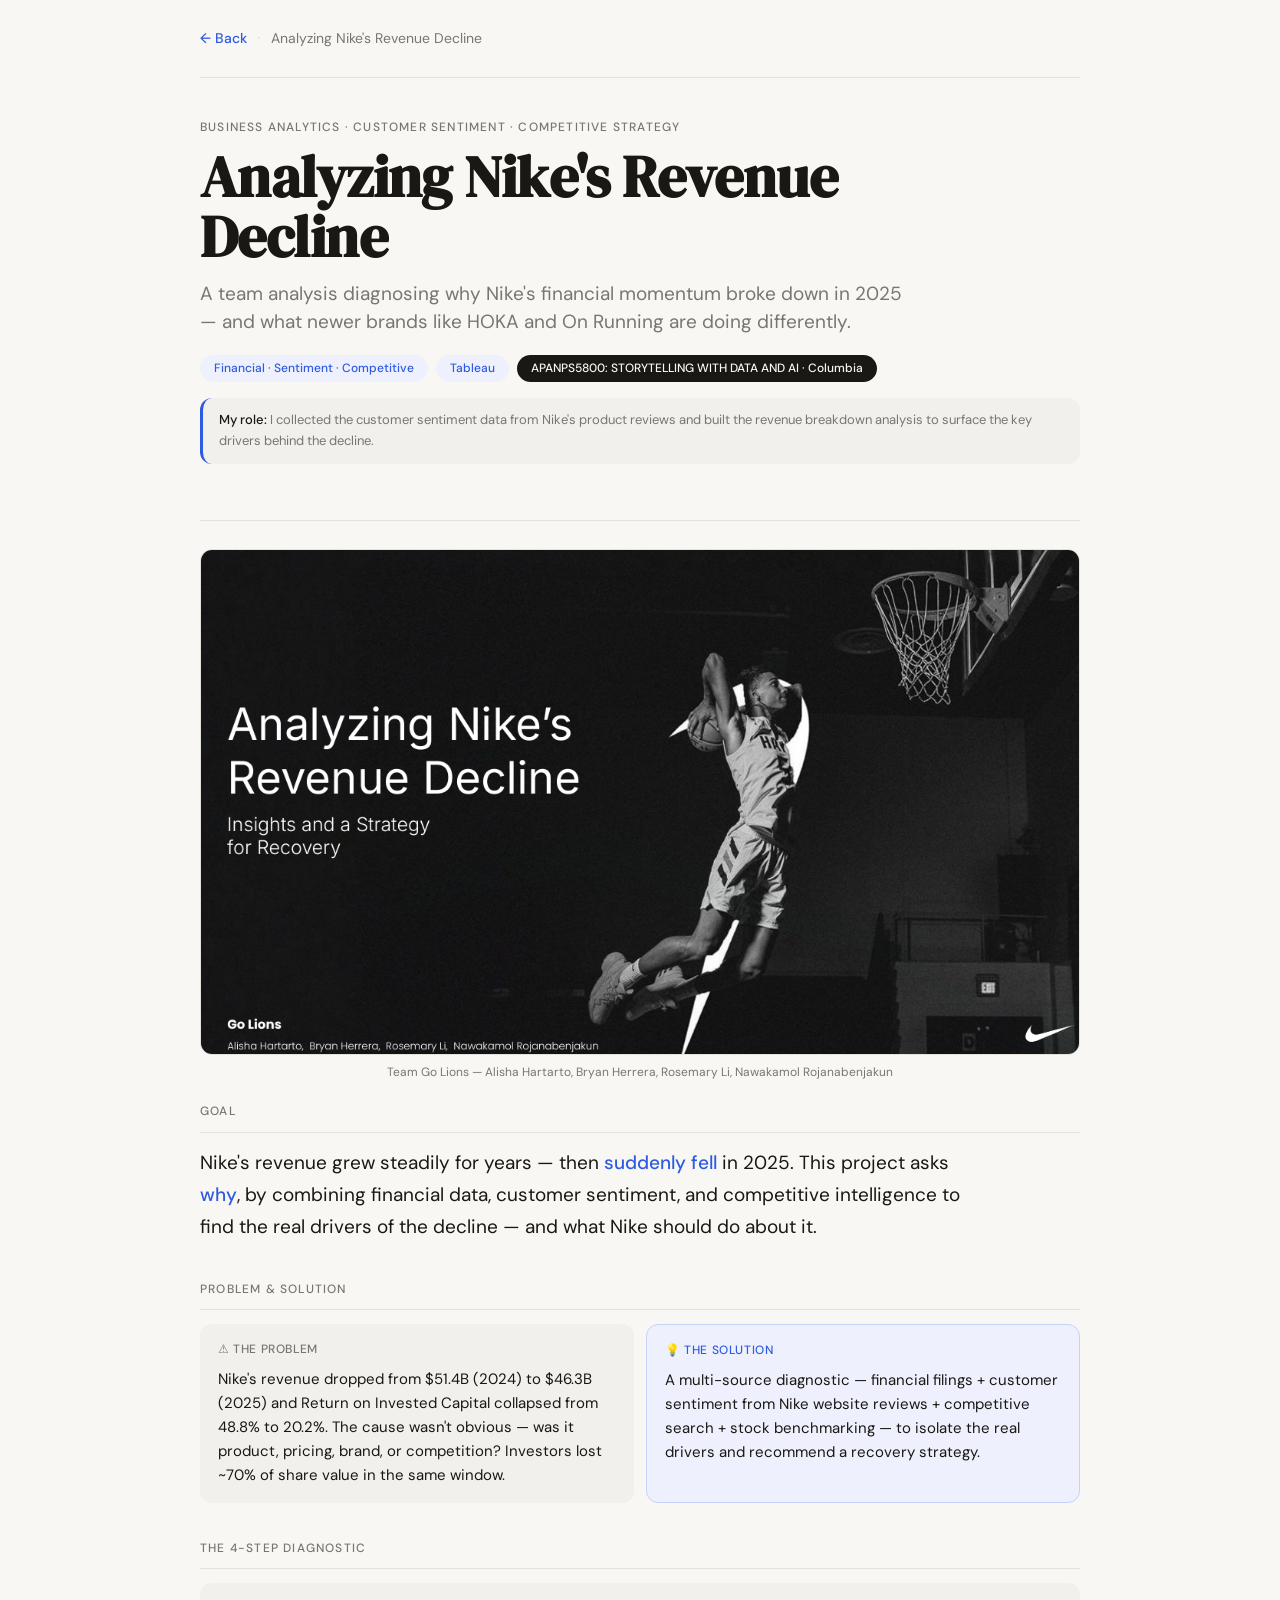
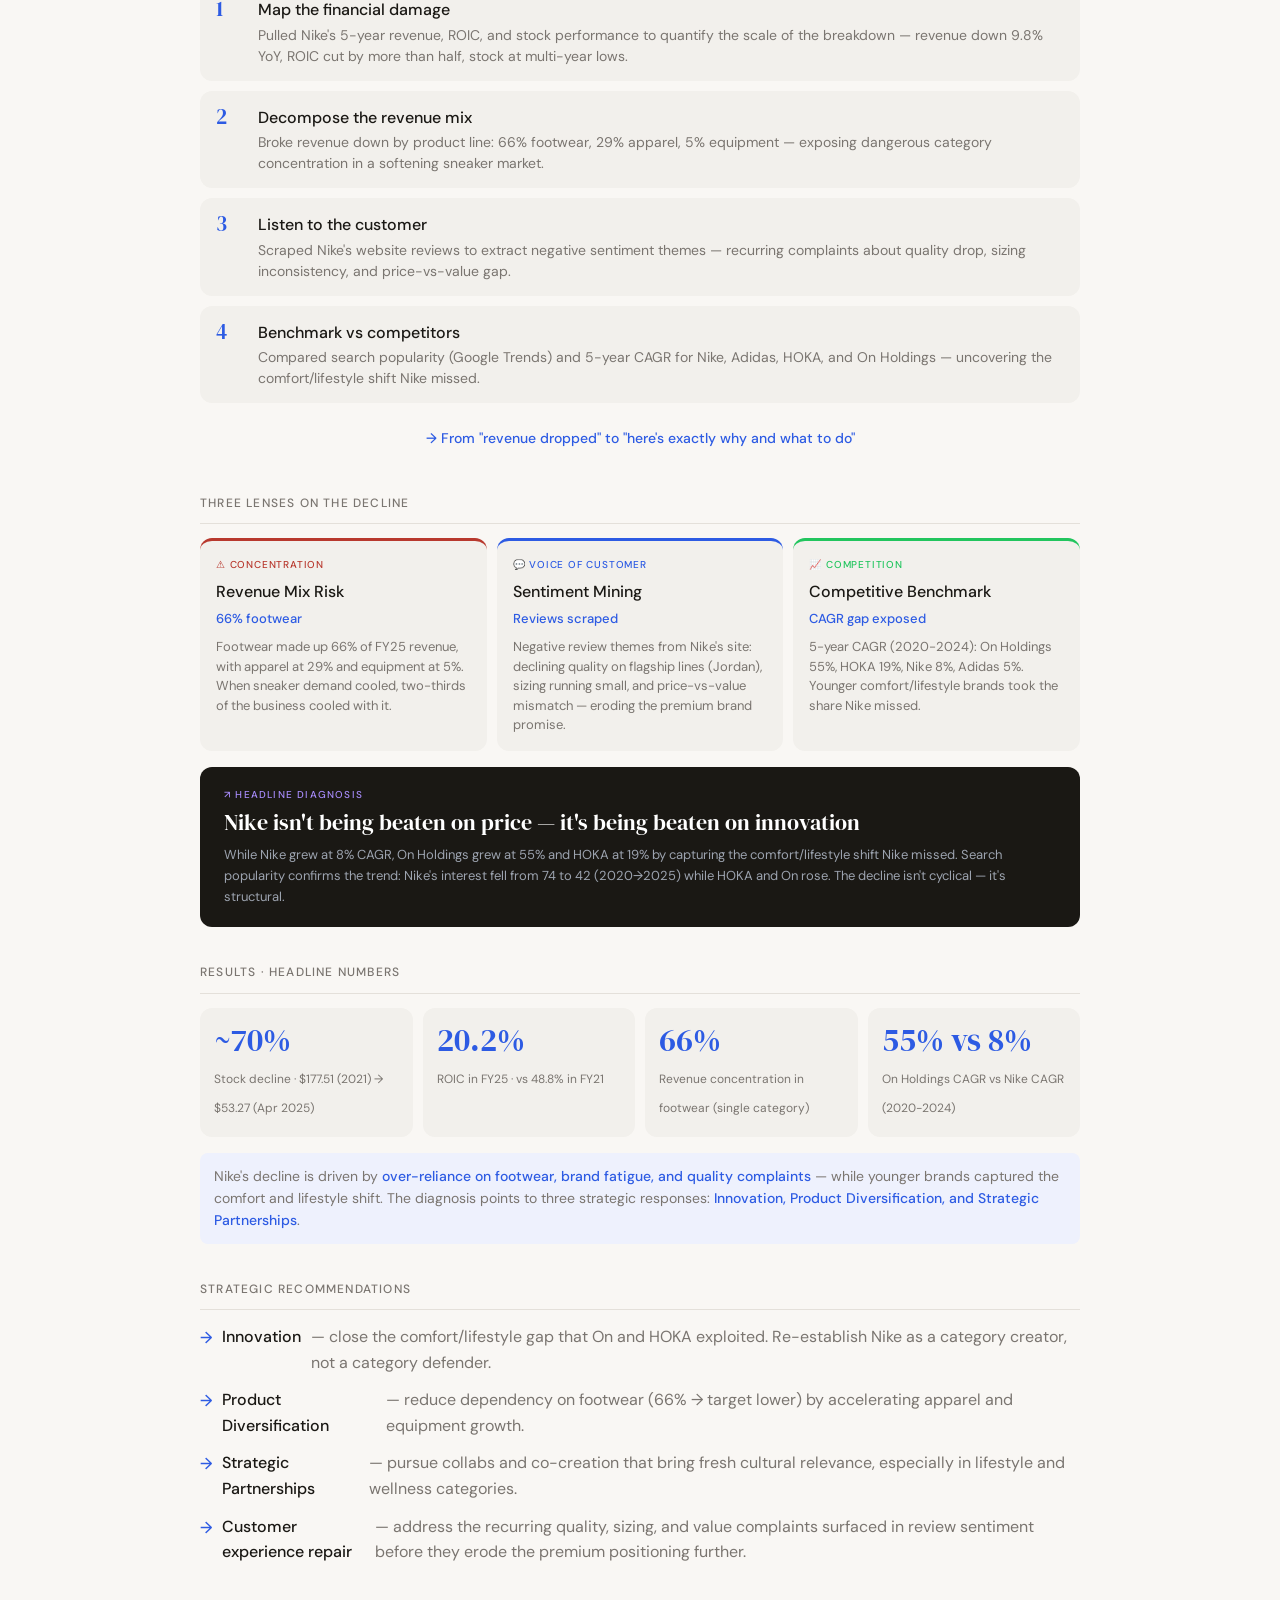
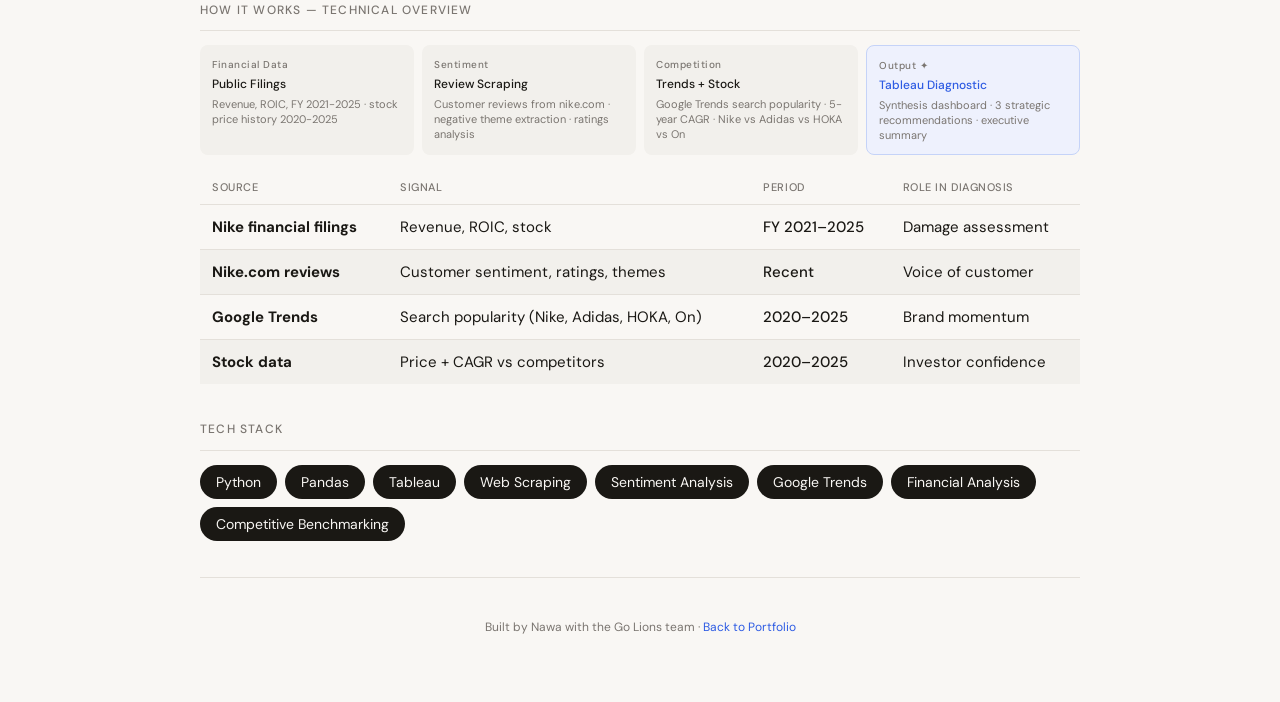
<file: projects/nike.html>
<!DOCTYPE html>
<html lang="en">
<head>
  <meta charset="UTF-8" />
  <meta name="viewport" content="width=device-width, initial-scale=1.0" />
  <title>Analyzing Nike's Revenue Decline · Nawa</title>
  <link href="https://fonts.googleapis.com/css2?family=DM+Serif+Display:ital@0;1&family=DM+Sans:wght@300;400;500&display=swap" rel="stylesheet" />
  <style>
    *, *::before, *::after { box-sizing: border-box; margin: 0; padding: 0; }

    :root {
      --bg:           #f9f7f4;
      --ink:          #1a1814;
      --muted:        #7a7570;
      --accent:       #2d5be3;
      --accent-light: #eef1fd;
      --warn:         #b8392e;
      --warn-light:   #fbeeed;
      --border:       #e4e0da;
      --card:         #ffffff;
      --surface:      #f2f0ec;
      --radius:       12px;
    }

    body { font-family: 'DM Sans', sans-serif; background: var(--bg); color: var(--ink); line-height: 1.6; font-size: 18px; }
    .container { max-width: 960px; margin: 0 auto; padding: 0 40px 64px; }

    /* Nav */
    nav { padding: 24px 0; border-bottom: 1px solid var(--border); display: flex; align-items: center; gap: 10px; }
    .back-link { color: var(--accent); text-decoration: none; font-size: 14px; font-weight: 500; }
    .back-link:hover { text-decoration: underline; }
    .nav-sep { color: var(--border); }
    .nav-title { color: var(--muted); font-size: 14px; }

    /* Hero */
    .hero { padding: 40px 0 28px; }
    .proj-tag { font-size: 12px; letter-spacing: 0.1em; text-transform: uppercase; color: var(--muted); margin-bottom: 10px; font-weight: 500; }
    .proj-title { font-family: 'DM Serif Display', serif; font-size: clamp(2.6rem, 5.6vw, 3.6rem); line-height: 1.05; margin-bottom: 12px; letter-spacing: -0.01em; max-width: 760px; }
    .proj-subtitle { font-size: 19px; color: var(--muted); line-height: 1.5; margin-bottom: 18px; max-width: 720px; }
    .badges { display: flex; flex-wrap: wrap; gap: 8px; margin-bottom: 16px; }
    .badge { display: inline-flex; align-items: center; gap: 5px; border-radius: 999px; padding: 4px 14px; font-size: 12px; font-weight: 500; }
    .badge-blue { background: var(--accent-light); color: var(--accent); }
    .badge-dark { background: var(--ink); color: var(--bg); }
    .role-strip { background: var(--surface); border-radius: var(--radius); padding: 12px 16px; font-size: 13px; color: var(--muted); border-left: 3px solid var(--accent); margin-top: 16px; }
    .role-strip strong { color: var(--ink); font-weight: 500; }

    /* Divider */
    .divider { height: 1px; background: var(--border); margin: 28px 0; }

    /* Sections */
    .section { margin-bottom: 36px; }
    .section-label { font-size: 12px; letter-spacing: 0.1em; text-transform: uppercase; color: var(--muted); margin-bottom: 14px; font-weight: 500; padding-bottom: 10px; border-bottom: 1px solid var(--border); }

    /* Goal */
    .goal-text { font-size: 19px; color: var(--ink); line-height: 1.7; max-width: 780px; }
    .goal-text em { color: var(--accent); font-style: normal; font-weight: 500; }

    /* Problem / Solution */
    .ps-grid { display: grid; grid-template-columns: 1fr 1fr; gap: 12px; }
    @media (max-width: 520px) { .ps-grid { grid-template-columns: 1fr; } }
    .ps-card { background: var(--surface); border-radius: var(--radius); padding: 16px 18px; }
    .ps-card.solution { background: var(--accent-light); border: 1px solid #c5d3f8; }
    .ps-heading { font-size: 12px; font-weight: 500; color: var(--muted); margin-bottom: 8px; text-transform: uppercase; letter-spacing: .05em; }
    .ps-card.solution .ps-heading { color: var(--accent); }
    .ps-body { font-size: 15px; color: var(--ink); line-height: 1.6; }

    /* UX Steps */
    .ux-steps { display: flex; flex-direction: column; gap: 10px; margin-bottom: 16px; }
    .ux-step { display: flex; align-items: flex-start; gap: 14px; background: var(--surface); border-radius: var(--radius); padding: 14px 16px; }
    .ux-num { font-family: 'DM Serif Display', serif; font-size: 1.3rem; color: var(--accent); min-width: 28px; line-height: 1; padding-top: 2px; }
    .ux-content { flex: 1; }
    .ux-title { font-size: 16px; font-weight: 500; color: var(--ink); margin-bottom: 2px; }
    .ux-desc { font-size: 14px; color: var(--muted); line-height: 1.5; }
    .ux-arrow { text-align: center; font-size: 14px; color: var(--accent); font-weight: 500; padding: 8px 0; }

    /* Results grid */
    .results-grid { display: grid; grid-template-columns: repeat(4, 1fr); gap: 10px; margin-bottom: 16px; }
    @media (max-width: 560px) { .results-grid { grid-template-columns: repeat(2, 1fr); } }
    .result-card { background: var(--surface); border-radius: var(--radius); padding: 16px 14px; }
    .result-number { font-family: 'DM Serif Display', serif; font-size: 2rem; color: var(--accent); display: block; line-height: 1.05; margin-bottom: 6px; }
    .result-label { font-size: 12px; color: var(--muted); line-height: 1.4; }
    .result-note { font-size: 14px; color: var(--muted); background: var(--accent-light); border-radius: 8px; padding: 12px 14px; line-height: 1.6; }
    .result-note strong { color: var(--accent); font-weight: 500; }

    /* Screenshot */
    .screenshot { border-radius: var(--radius); overflow: hidden; border: 1px solid var(--border); margin-bottom: 8px; }
    .screenshot img { width: 100%; display: block; }
    .screenshot-placeholder { height: 280px; display: flex; flex-direction: column; align-items: center; justify-content: center; gap: 10px; color: var(--muted); font-size: 14px; background: linear-gradient(135deg, #f0eee9, #e8e4de); }
    .ph-icon { font-size: 40px; opacity: 0.4; }
    .ph-hint { font-size: 11px; opacity: 0.6; font-family: monospace; }
    .photo-caption { font-size: 12px; color: var(--muted); text-align: center; margin-bottom: 20px; }

    /* Feature cards */
    .feature-grid { display: grid; grid-template-columns: repeat(3, 1fr); gap: 10px; margin-bottom: 16px; }
    @media (max-width: 520px) { .feature-grid { grid-template-columns: 1fr; } }
    .feature-card { background: var(--surface); border-radius: var(--radius); padding: 16px; }
    .feature-card.optimal { border-top: 3px solid #22c55e; }
    .feature-card.active { border-top: 3px solid #2d5be3; }
    .feature-card.warn { border-top: 3px solid var(--warn); }
    .feature-status { font-size: 10px; font-weight: 500; letter-spacing: .08em; text-transform: uppercase; margin-bottom: 6px; }
    .feature-status.optimal { color: #22c55e; }
    .feature-status.active { color: #2d5be3; }
    .feature-status.warn { color: var(--warn); }
    .feature-name { font-size: 16px; font-weight: 500; color: var(--ink); margin-bottom: 4px; }
    .feature-conf { font-size: 13px; color: var(--accent); font-weight: 500; margin-bottom: 8px; }
    .feature-desc { font-size: 13px; color: var(--muted); line-height: 1.5; }

    /* Predictor banner (dark) */
    .predictor-banner {
      background: var(--ink);
      color: white;
      border-radius: var(--radius);
      padding: 20px 24px;
      margin-bottom: 16px;
    }
    .predictor-label { font-size: 10px; letter-spacing: .12em; text-transform: uppercase; color: #a78bfa; font-weight: 500; margin-bottom: 6px; }
    .predictor-title { font-family: 'DM Serif Display', serif; font-size: 1.4rem; color: white; margin-bottom: 8px; line-height: 1.25; }
    .predictor-desc { font-size: 13px; color: #9ca3af; line-height: 1.6; }

    /* Outcome list */
    .outcome-list { list-style: none; display: flex; flex-direction: column; gap: 12px; }
    .outcome-list li { display: flex; align-items: flex-start; gap: 10px; font-size: 16px; color: var(--muted); line-height: 1.6; }
    .outcome-list li::before { content: "→"; color: var(--accent); font-weight: 500; flex-shrink: 0; margin-top: 1px; }
    .outcome-list li strong { color: var(--ink); font-weight: 500; }

    /* Pipeline steps */
    .pipeline-steps { display: grid; grid-template-columns: repeat(4, 1fr); gap: 8px; margin-bottom: 16px; }
    @media (max-width: 520px) { .pipeline-steps { grid-template-columns: repeat(2, 1fr); } }
    .pipeline-step { background: var(--surface); border-radius: 8px; padding: 12px 12px 10px; }
    .pipeline-step.final { background: var(--accent-light); border: 1px solid #c5d3f8; }
    .step-num { font-size: 10px; color: var(--muted); font-weight: 500; margin-bottom: 4px; letter-spacing: .05em; }
    .step-name { font-size: 12px; font-weight: 500; color: var(--ink); margin-bottom: 4px; line-height: 1.3; }
    .pipeline-step.final .step-name { color: var(--accent); }
    .step-desc { font-size: 11px; color: var(--muted); line-height: 1.4; }

    /* Table */
    .results-table { width: 100%; border-collapse: collapse; font-size: 15px; margin-bottom: 12px; }
    .results-table th { text-align: left; font-size: 11px; font-weight: 500; color: var(--muted); letter-spacing: .05em; text-transform: uppercase; padding: 8px 12px; border-bottom: 1px solid var(--border); }
    .results-table td { padding: 10px 12px; border-bottom: 1px solid var(--border); color: var(--ink); }
    .results-table tr:last-child td { border-bottom: none; }
    .results-table tr:nth-child(even) td { background: var(--surface); }
    .good { color: var(--accent); font-weight: 500; }

    /* Tech stack */
    .tech-grid { display: flex; flex-wrap: wrap; gap: 8px; }
    .tech-pill { background: var(--ink); color: var(--bg); border-radius: 999px; padding: 6px 16px; font-size: 14px; }

    /* Links */
    .link-row { display: flex; gap: 12px; flex-wrap: wrap; }
    .btn { display: inline-flex; align-items: center; gap: 8px; padding: 11px 22px; border-radius: var(--radius); font-size: 14px; font-weight: 500; text-decoration: none; transition: opacity 0.15s; font-family: 'DM Sans', sans-serif; border: none; cursor: pointer; }
    .btn:hover { opacity: 0.85; }
    .btn-primary { background: var(--accent); color: white; }
    .btn-outline { background: transparent; border: 1px solid var(--border); color: var(--ink); }

    /* Footer */
    footer { padding-top: 40px; border-top: 1px solid var(--border); text-align: center; font-size: 12px; color: var(--muted); }
    footer a { color: var(--accent); text-decoration: none; }
  </style>
</head>
<body>
<div class="container">

  <!-- Nav -->
  <nav>
    <a href="../index.html" class="back-link" onclick="if(document.referrer.indexOf('index.html')>-1){history.back();return false;}">← Back</a>
    <span class="nav-sep">·</span>
    <span class="nav-title">Analyzing Nike's Revenue Decline</span>
  </nav>

  <!-- 1. HERO -->
  <div class="hero">
    <p class="proj-tag">Business Analytics · Customer Sentiment · Competitive Strategy</p>
    <h1 class="proj-title">Analyzing Nike's Revenue Decline</h1>
    <p class="proj-subtitle">
      A team analysis diagnosing why Nike's financial momentum broke down in 2025 —
      and what newer brands like HOKA and On Running are doing differently.
    </p>
    <div class="badges">
      <span class="badge badge-blue">Financial · Sentiment · Competitive</span>
      <span class="badge badge-blue">Tableau</span>
      <span class="badge badge-dark">APANPS5800: STORYTELLING WITH DATA AND AI · Columbia</span>
    </div>
    <div class="role-strip">
      <strong>My role:</strong> I collected the customer sentiment data from Nike's product reviews and built the revenue breakdown analysis to surface the key drivers behind the decline.
    </div>
  </div>

  <div class="divider"></div>

  <!-- Hero overview placeholder -->
<div class="screenshot" style="margin-bottom: 8px;">
  <img src="../images/nike-revenue.png" alt="Creator archetypes dashboard" />
</div>
  <p class="photo-caption">Team Go Lions — Alisha Hartarto, Bryan Herrera, Rosemary Li, Nawakamol Rojanabenjakun</p>

  <!-- 2. GOAL -->
  <div class="section">
    <p class="section-label">Goal</p>
    <p class="goal-text">
      Nike's revenue grew steadily for years — then <em>suddenly fell</em> in 2025. This project asks
      <em>why</em>, by combining financial data, customer sentiment, and competitive intelligence to
      find the real drivers of the decline — and what Nike should do about it.
    </p>
  </div>

  <!-- 3. PROBLEM / SOLUTION -->
  <div class="section">
    <p class="section-label">Problem & solution</p>
    <div class="ps-grid">
      <div class="ps-card">
        <p class="ps-heading">⚠ The Problem</p>
        <p class="ps-body">Nike's revenue dropped from $51.4B (2024) to $46.3B (2025) and Return on Invested Capital collapsed from 48.8% to 20.2%. The cause wasn't obvious — was it product, pricing, brand, or competition? Investors lost ~70% of share value in the same window.</p>
      </div>
      <div class="ps-card solution">
        <p class="ps-heading">💡 The Solution</p>
        <p class="ps-body">A multi-source diagnostic — financial filings + customer sentiment from Nike website reviews + competitive search + stock benchmarking — to isolate the real drivers and recommend a recovery strategy.</p>
      </div>
    </div>
  </div>

  <!-- 4. DIAGNOSTIC FLOW -->
  <div class="section">
    <p class="section-label">The 4-step diagnostic</p>
    <div class="ux-steps">
      <div class="ux-step">
        <span class="ux-num">1</span>
        <div class="ux-content">
          <p class="ux-title">Map the financial damage</p>
          <p class="ux-desc">Pulled Nike's 5-year revenue, ROIC, and stock performance to quantify the scale of the breakdown — revenue down 9.8% YoY, ROIC cut by more than half, stock at multi-year lows.</p>
        </div>
      </div>
      <div class="ux-step">
        <span class="ux-num">2</span>
        <div class="ux-content">
          <p class="ux-title">Decompose the revenue mix</p>
          <p class="ux-desc">Broke revenue down by product line: 66% footwear, 29% apparel, 5% equipment — exposing dangerous category concentration in a softening sneaker market.</p>
        </div>
      </div>
      <div class="ux-step">
        <span class="ux-num">3</span>
        <div class="ux-content">
          <p class="ux-title">Listen to the customer</p>
          <p class="ux-desc">Scraped Nike's website reviews to extract negative sentiment themes — recurring complaints about quality drop, sizing inconsistency, and price-vs-value gap.</p>
        </div>
      </div>
      <div class="ux-step">
        <span class="ux-num">4</span>
        <div class="ux-content">
          <p class="ux-title">Benchmark vs competitors</p>
          <p class="ux-desc">Compared search popularity (Google Trends) and 5-year CAGR for Nike, Adidas, HOKA, and On Holdings — uncovering the comfort/lifestyle shift Nike missed.</p>
        </div>
      </div>
    </div>
    <p class="ux-arrow">→ From "revenue dropped" to "here's exactly why and what to do"</p>
  </div>

  <!-- 5. KEY FEATURES — three analyses -->
  <div class="section">
    <p class="section-label">Three lenses on the decline</p>
    <div class="feature-grid">
      <div class="feature-card warn">
        <p class="feature-status warn">⚠ Concentration</p>
        <p class="feature-name">Revenue Mix Risk</p>
        <p class="feature-conf">66% footwear</p>
        <p class="feature-desc">Footwear made up 66% of FY25 revenue, with apparel at 29% and equipment at 5%. When sneaker demand cooled, two-thirds of the business cooled with it.</p>
      </div>
      <div class="feature-card active">
        <p class="feature-status active">💬 Voice of Customer</p>
        <p class="feature-name">Sentiment Mining</p>
        <p class="feature-conf">Reviews scraped</p>
        <p class="feature-desc">Negative review themes from Nike's site: declining quality on flagship lines (Jordan), sizing running small, and price-vs-value mismatch — eroding the premium brand promise.</p>
      </div>
      <div class="feature-card optimal">
        <p class="feature-status optimal">📈 Competition</p>
        <p class="feature-name">Competitive Benchmark</p>
        <p class="feature-conf">CAGR gap exposed</p>
        <p class="feature-desc">5-year CAGR (2020-2024): On Holdings 55%, HOKA 19%, Nike 8%, Adidas 5%. Younger comfort/lifestyle brands took the share Nike missed.</p>
      </div>
    </div>

    <!-- Headline insight banner -->
    <div class="predictor-banner">
      <p class="predictor-label">↗ Headline Diagnosis</p>
      <p class="predictor-title">Nike isn't being beaten on price — it's being beaten on innovation</p>
      <p class="predictor-desc">While Nike grew at 8% CAGR, On Holdings grew at 55% and HOKA at 19% by capturing the comfort/lifestyle shift Nike missed. Search popularity confirms the trend: Nike's interest fell from 74 to 42 (2020→2025) while HOKA and On rose. The decline isn't cyclical — it's structural.</p>
    </div>
  </div>

  <!-- 6. RESULTS -->
  <div class="section">
    <p class="section-label">Results · headline numbers</p>
    <div class="results-grid">
      <div class="result-card">
        <span class="result-number">~70%</span>
        <span class="result-label">Stock decline · $177.51 (2021) → $53.27 (Apr 2025)</span>
      </div>
      <div class="result-card">
        <span class="result-number">20.2%</span>
        <span class="result-label">ROIC in FY25 · vs 48.8% in FY21</span>
      </div>
      <div class="result-card">
        <span class="result-number">66%</span>
        <span class="result-label">Revenue concentration in footwear (single category)</span>
      </div>
      <div class="result-card">
        <span class="result-number">55% vs 8%</span>
        <span class="result-label">On Holdings CAGR vs Nike CAGR (2020-2024)</span>
      </div>
    </div>
    <p class="result-note">
      Nike's decline is driven by <strong>over-reliance on footwear, brand fatigue, and quality complaints</strong> —
      while younger brands captured the comfort and lifestyle shift. The diagnosis points to three
      strategic responses: <strong>Innovation, Product Diversification, and Strategic Partnerships</strong>.
    </p>
  </div>

  <!-- 7. IMPACT / RECOMMENDATIONS -->
  <div class="section">
    <p class="section-label">Strategic recommendations</p>
    <ul class="outcome-list">
      <li><strong>Innovation</strong> — close the comfort/lifestyle gap that On and HOKA exploited. Re-establish Nike as a category creator, not a category defender.</li>
      <li><strong>Product Diversification</strong> — reduce dependency on footwear (66% → target lower) by accelerating apparel and equipment growth.</li>
      <li><strong>Strategic Partnerships</strong> — pursue collabs and co-creation that bring fresh cultural relevance, especially in lifestyle and wellness categories.</li>
      <li><strong>Customer experience repair</strong> — address the recurring quality, sizing, and value complaints surfaced in review sentiment before they erode the premium positioning further.</li>
    </ul>
  </div>

  <!-- 8. TECHNICAL OVERVIEW -->
  <div class="section">
    <p class="section-label">How it works — technical overview</p>
    <div class="pipeline-steps">
      <div class="pipeline-step">
        <p class="step-num">Financial Data</p>
        <p class="step-name">Public Filings</p>
        <p class="step-desc">Revenue, ROIC, FY 2021-2025 · stock price history 2020-2025</p>
      </div>
      <div class="pipeline-step">
        <p class="step-num">Sentiment</p>
        <p class="step-name">Review Scraping</p>
        <p class="step-desc">Customer reviews from nike.com · negative theme extraction · ratings analysis</p>
      </div>
      <div class="pipeline-step">
        <p class="step-num">Competition</p>
        <p class="step-name">Trends + Stock</p>
        <p class="step-desc">Google Trends search popularity · 5-year CAGR · Nike vs Adidas vs HOKA vs On</p>
      </div>
      <div class="pipeline-step final">
        <p class="step-num">Output ✦</p>
        <p class="step-name">Tableau Diagnostic</p>
        <p class="step-desc">Synthesis dashboard · 3 strategic recommendations · executive summary</p>
      </div>
    </div>

    <table class="results-table">
      <thead>
        <tr>
          <th>Source</th>
          <th>Signal</th>
          <th>Period</th>
          <th>Role in diagnosis</th>
        </tr>
      </thead>
      <tbody>
        <tr>
          <td><strong>Nike financial filings</strong></td>
          <td>Revenue, ROIC, stock</td>
          <td class="good">FY 2021–2025</td>
          <td>Damage assessment</td>
        </tr>
        <tr>
          <td><strong>Nike.com reviews</strong></td>
          <td>Customer sentiment, ratings, themes</td>
          <td class="good">Recent</td>
          <td>Voice of customer</td>
        </tr>
        <tr>
          <td><strong>Google Trends</strong></td>
          <td>Search popularity (Nike, Adidas, HOKA, On)</td>
          <td class="good">2020–2025</td>
          <td>Brand momentum</td>
        </tr>
        <tr>
          <td><strong>Stock data</strong></td>
          <td>Price + CAGR vs competitors</td>
          <td class="good">2020–2025</td>
          <td>Investor confidence</td>
        </tr>
      </tbody>
    </table>
  </div>

  <!-- Tech Stack -->
  <div class="section">
    <p class="section-label">Tech stack</p>
    <div class="tech-grid">
      <span class="tech-pill">Python</span>
      <span class="tech-pill">Pandas</span>
      <span class="tech-pill">Tableau</span>
      <span class="tech-pill">Web Scraping</span>
      <span class="tech-pill">Sentiment Analysis</span>
      <span class="tech-pill">Google Trends</span>
      <span class="tech-pill">Financial Analysis</span>
      <span class="tech-pill">Competitive Benchmarking</span>
    </div>
  </div>

  <footer>
    Built by Nawa with the Go Lions team · <a href="../index.html" onclick="if(document.referrer.indexOf('index.html')>-1){history.back();return false;}">Back to Portfolio</a>
  </footer>

</div>
</body>
</html>
</file>
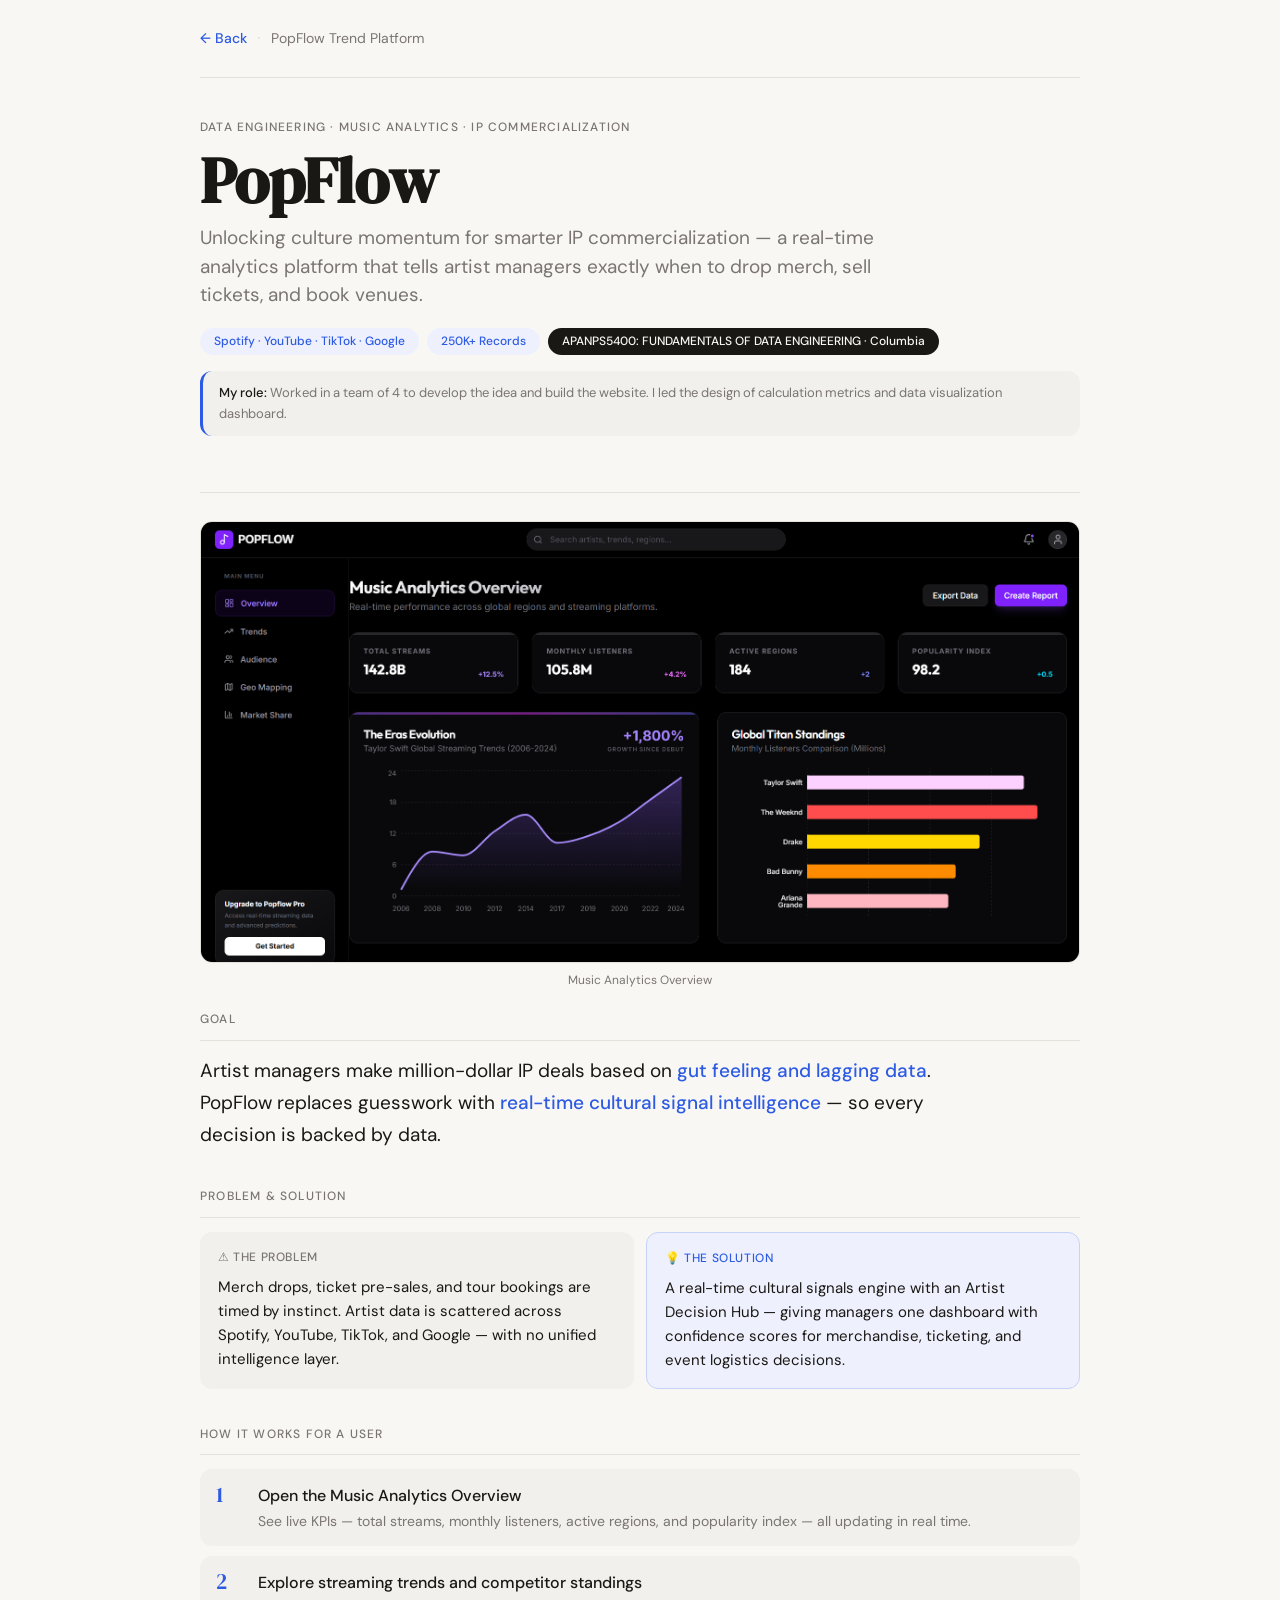
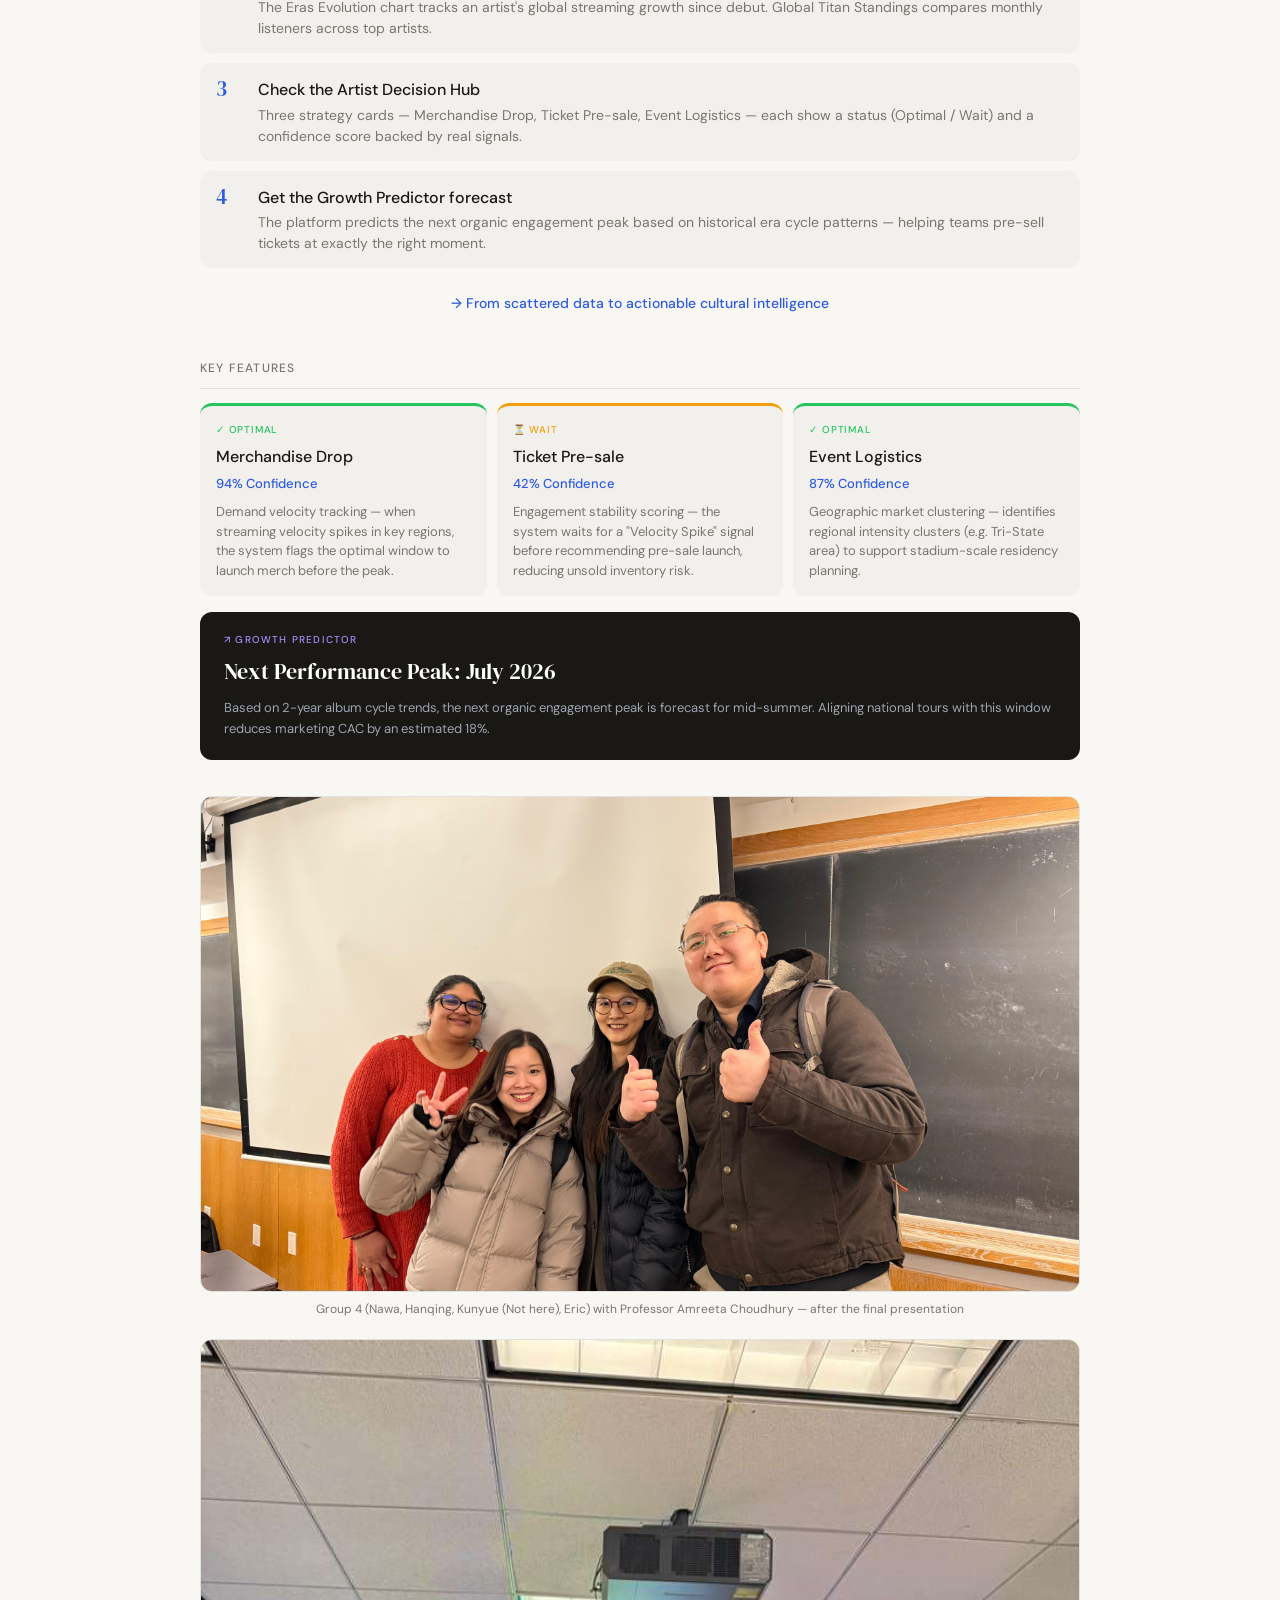
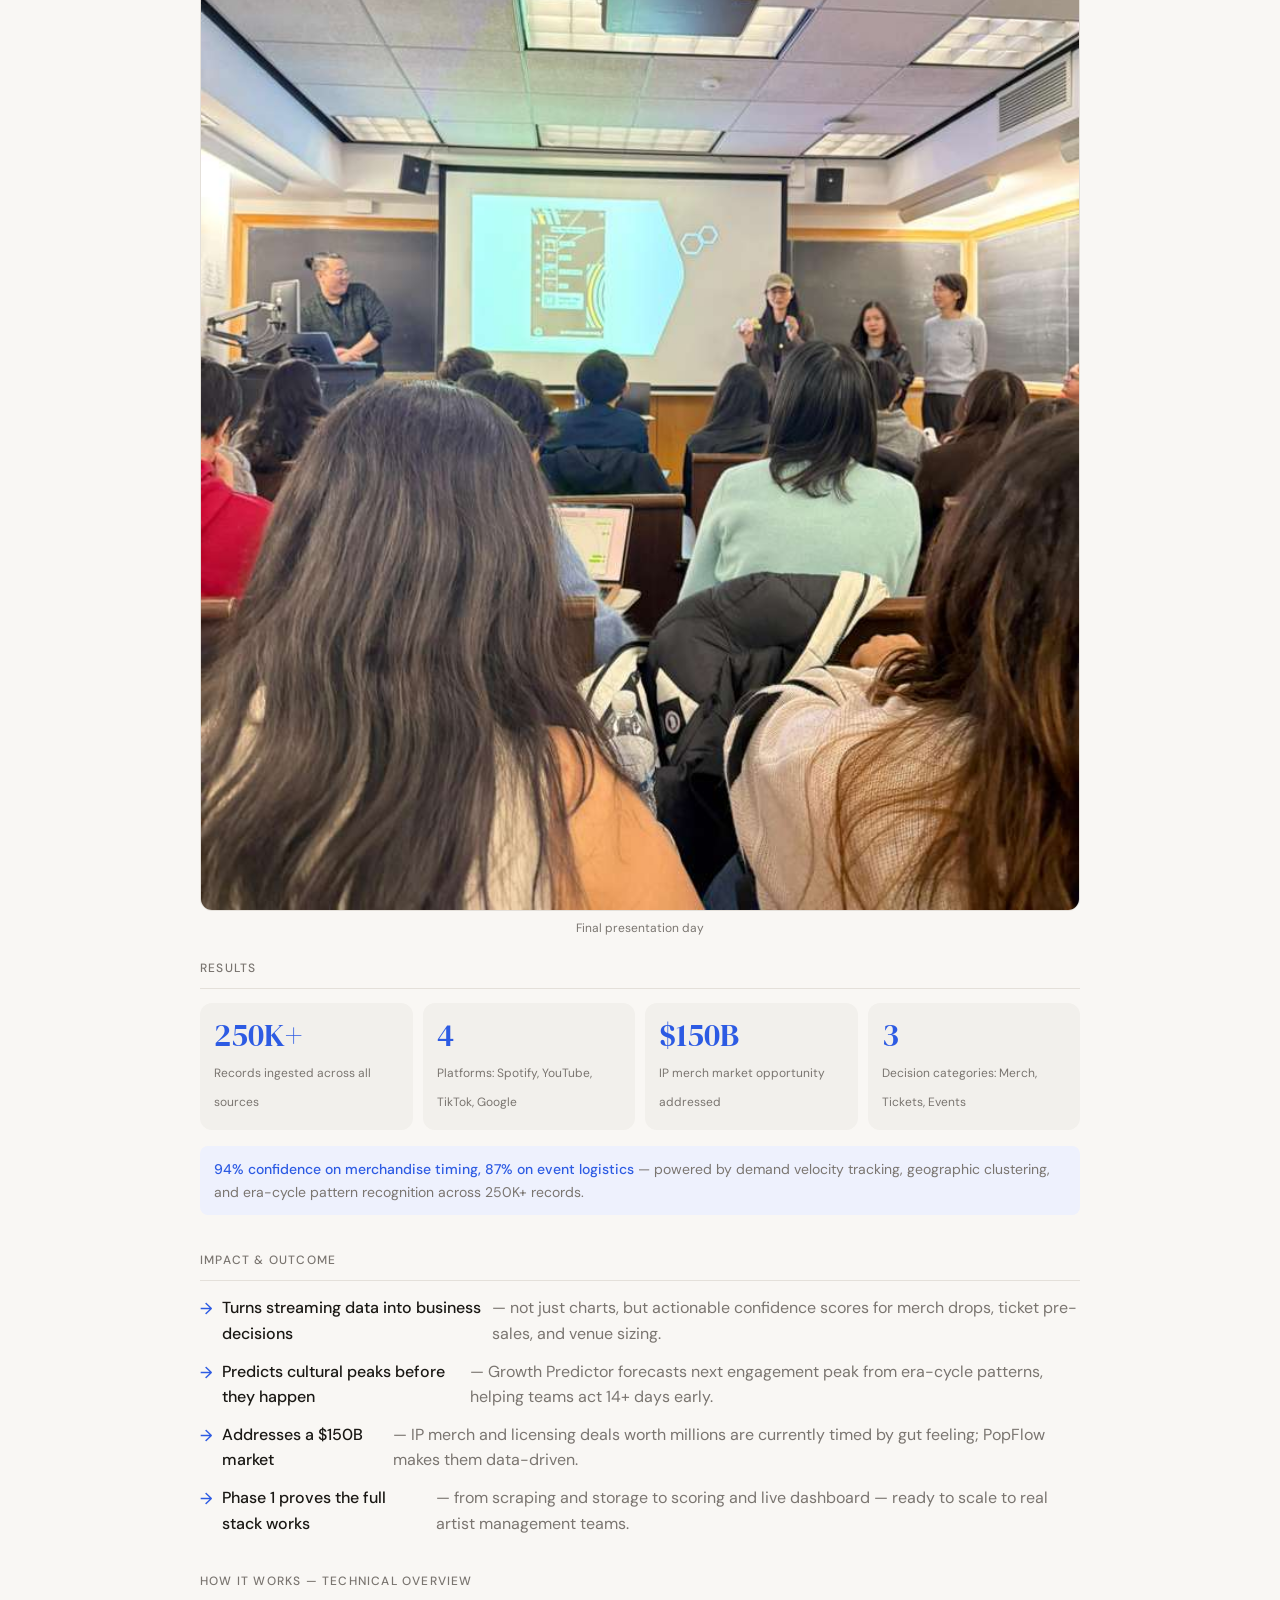
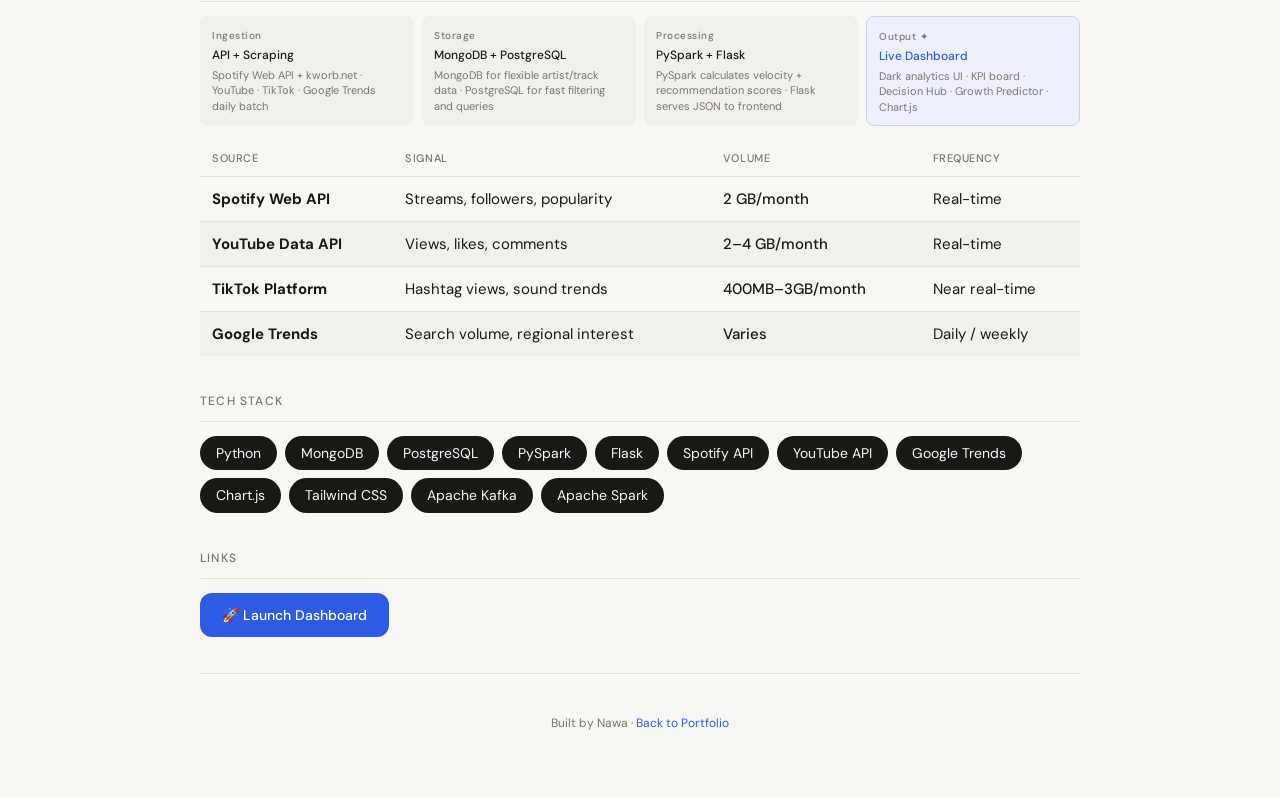
<file: projects/popflow.html>
<!DOCTYPE html>
<html lang="en">
<head>
  <meta charset="UTF-8" />
  <meta name="viewport" content="width=device-width, initial-scale=1.0" />
  <title>PopFlow Trend Platform · Nawa</title>
  <link href="https://fonts.googleapis.com/css2?family=DM+Serif+Display:ital@0;1&family=DM+Sans:wght@300;400;500&display=swap" rel="stylesheet" />
  <style>
    *, *::before, *::after { box-sizing: border-box; margin: 0; padding: 0; }

    :root {
      --bg:           #f9f7f4;
      --ink:          #1a1814;
      --muted:        #7a7570;
      --accent:       #2d5be3;
      --accent-light: #eef1fd;
      --border:       #e4e0da;
      --card:         #ffffff;
      --surface:      #f2f0ec;
      --radius:       12px;
    }

    body { font-family: 'DM Sans', sans-serif; background: var(--bg); color: var(--ink); line-height: 1.6; font-size: 18px; }
    .container { max-width: 960px; margin: 0 auto; padding: 0 40px 64px; }

    /* Nav */
    nav { padding: 24px 0; border-bottom: 1px solid var(--border); display: flex; align-items: center; gap: 10px; }
    .back-link { color: var(--accent); text-decoration: none; font-size: 14px; font-weight: 500; }
    .back-link:hover { text-decoration: underline; }
    .nav-sep { color: var(--border); }
    .nav-title { color: var(--muted); font-size: 14px; }

    /* Hero */
    .hero { padding: 40px 0 28px; }
    .proj-tag { font-size: 12px; letter-spacing: 0.1em; text-transform: uppercase; color: var(--muted); margin-bottom: 10px; font-weight: 500; }
    .proj-title { font-family: 'DM Serif Display', serif; font-size: clamp(2.8rem, 6vw, 4rem); line-height: 1.05; margin-bottom: 10px; letter-spacing: -0.01em; }
    .proj-subtitle { font-size: 19px; color: var(--muted); line-height: 1.5; margin-bottom: 18px; max-width: 680px; }
    .badges { display: flex; flex-wrap: wrap; gap: 8px; margin-bottom: 16px; }
    .badge { display: inline-flex; align-items: center; gap: 5px; border-radius: 999px; padding: 4px 14px; font-size: 12px; font-weight: 500; }
    .badge-blue { background: var(--accent-light); color: var(--accent); }
    .badge-dark { background: var(--ink); color: var(--bg); }
    .role-strip { background: var(--surface); border-radius: var(--radius); padding: 12px 16px; font-size: 13px; color: var(--muted); border-left: 3px solid var(--accent); margin-top: 16px; }
    .role-strip strong { color: var(--ink); font-weight: 500; }

    /* Divider */
    .divider { height: 1px; background: var(--border); margin: 28px 0; }

    /* Sections */
    .section { margin-bottom: 36px; }
    .section-label { font-size: 12px; letter-spacing: 0.1em; text-transform: uppercase; color: var(--muted); margin-bottom: 14px; font-weight: 500; padding-bottom: 10px; border-bottom: 1px solid var(--border); }

    /* Goal */
    .goal-text { font-size: 19px; color: var(--ink); line-height: 1.7; max-width: 780px; }
    .goal-text em { color: var(--accent); font-style: normal; font-weight: 500; }

    /* Problem / Solution */
    .ps-grid { display: grid; grid-template-columns: 1fr 1fr; gap: 12px; }
    @media (max-width: 520px) { .ps-grid { grid-template-columns: 1fr; } }
    .ps-card { background: var(--surface); border-radius: var(--radius); padding: 16px 18px; }
    .ps-card.solution { background: var(--accent-light); border: 1px solid #c5d3f8; }
    .ps-heading { font-size: 12px; font-weight: 500; color: var(--muted); margin-bottom: 8px; text-transform: uppercase; letter-spacing: .05em; }
    .ps-card.solution .ps-heading { color: var(--accent); }
    .ps-body { font-size: 15px; color: var(--ink); line-height: 1.6; }

    /* UX Steps */
    .ux-steps { display: flex; flex-direction: column; gap: 10px; margin-bottom: 16px; }
    .ux-step { display: flex; align-items: flex-start; gap: 14px; background: var(--surface); border-radius: var(--radius); padding: 14px 16px; }
    .ux-num { font-family: 'DM Serif Display', serif; font-size: 1.3rem; color: var(--accent); min-width: 28px; line-height: 1; padding-top: 2px; }
    .ux-content { flex: 1; }
    .ux-title { font-size: 16px; font-weight: 500; color: var(--ink); margin-bottom: 2px; }
    .ux-desc { font-size: 14px; color: var(--muted); line-height: 1.5; }
    .ux-arrow { text-align: center; font-size: 14px; color: var(--accent); font-weight: 500; padding: 8px 0; }

    /* Results grid */
    .results-grid { display: grid; grid-template-columns: repeat(4, 1fr); gap: 10px; margin-bottom: 16px; }
    @media (max-width: 560px) { .results-grid { grid-template-columns: repeat(2, 1fr); } }
    .result-card { background: var(--surface); border-radius: var(--radius); padding: 16px 14px; }
    .result-number { font-family: 'DM Serif Display', serif; font-size: 2rem; color: var(--accent); display: block; line-height: 1; margin-bottom: 6px; }
    .result-label { font-size: 12px; color: var(--muted); line-height: 1.4; }
    .result-note { font-size: 14px; color: var(--muted); background: var(--accent-light); border-radius: 8px; padding: 12px 14px; line-height: 1.6; }
    .result-note strong { color: var(--accent); font-weight: 500; }

    /* Screenshot */
    .screenshot { border-radius: var(--radius); overflow: hidden; border: 1px solid var(--border); margin-bottom: 8px; }
    .screenshot img { width: 100%; display: block; }
    .screenshot-placeholder { height: 220px; display: flex; flex-direction: column; align-items: center; justify-content: center; gap: 8px; color: var(--muted); font-size: 14px; background: var(--surface); }
    .ph-icon { font-size: 32px; opacity: 0.3; }
    .ph-hint { font-size: 11px; opacity: 0.55; font-family: monospace; }
    .photo-caption { font-size: 12px; color: var(--muted); text-align: center; margin-bottom: 20px; }

    /* Feature cards — Artist Decision Hub */
    .feature-grid { display: grid; grid-template-columns: repeat(3, 1fr); gap: 10px; margin-bottom: 16px; }
    @media (max-width: 520px) { .feature-grid { grid-template-columns: 1fr; } }
    .feature-card { background: var(--surface); border-radius: var(--radius); padding: 16px; }
    .feature-card.optimal { border-top: 3px solid #22c55e; }
    .feature-card.wait { border-top: 3px solid #f59e0b; }
    .feature-status { font-size: 10px; font-weight: 500; letter-spacing: .08em; text-transform: uppercase; margin-bottom: 6px; }
    .feature-status.optimal { color: #22c55e; }
    .feature-status.wait { color: #f59e0b; }
    .feature-name { font-size: 16px; font-weight: 500; color: var(--ink); margin-bottom: 4px; }
    .feature-conf { font-size: 13px; color: var(--accent); font-weight: 500; margin-bottom: 8px; }
    .feature-desc { font-size: 13px; color: var(--muted); line-height: 1.5; }

    /* Predictor banner */
    .predictor-banner {
      background: var(--ink);
      color: white;
      border-radius: var(--radius);
      padding: 20px 24px;
      margin-bottom: 16px;
    }
    .predictor-label { font-size: 10px; letter-spacing: .12em; text-transform: uppercase; color: #a78bfa; font-weight: 500; margin-bottom: 6px; }
    .predictor-title { font-family: 'DM Serif Display', serif; font-size: 1.4rem; color: white; margin-bottom: 8px; }
    .predictor-desc { font-size: 13px; color: #9ca3af; line-height: 1.6; }

    /* Outcome list */
    .outcome-list { list-style: none; display: flex; flex-direction: column; gap: 12px; }
    .outcome-list li { display: flex; align-items: flex-start; gap: 10px; font-size: 16px; color: var(--muted); line-height: 1.6; }
    .outcome-list li::before { content: "→"; color: var(--accent); font-weight: 500; flex-shrink: 0; margin-top: 1px; }
    .outcome-list li strong { color: var(--ink); font-weight: 500; }

    /* Pipeline steps */
    .pipeline-steps { display: grid; grid-template-columns: repeat(4, 1fr); gap: 8px; margin-bottom: 16px; }
    @media (max-width: 520px) { .pipeline-steps { grid-template-columns: repeat(2, 1fr); } }
    .pipeline-step { background: var(--surface); border-radius: 8px; padding: 12px 12px 10px; }
    .pipeline-step.final { background: var(--accent-light); border: 1px solid #c5d3f8; }
    .step-num { font-size: 10px; color: var(--muted); font-weight: 500; margin-bottom: 4px; letter-spacing: .05em; }
    .step-name { font-size: 12px; font-weight: 500; color: var(--ink); margin-bottom: 4px; line-height: 1.3; }
    .pipeline-step.final .step-name { color: var(--accent); }
    .step-desc { font-size: 11px; color: var(--muted); line-height: 1.4; }

    /* Table */
    .results-table { width: 100%; border-collapse: collapse; font-size: 15px; margin-bottom: 12px; }
    .results-table th { text-align: left; font-size: 11px; font-weight: 500; color: var(--muted); letter-spacing: .05em; text-transform: uppercase; padding: 8px 12px; border-bottom: 1px solid var(--border); }
    .results-table td { padding: 10px 12px; border-bottom: 1px solid var(--border); color: var(--ink); }
    .results-table tr:last-child td { border-bottom: none; }
    .results-table tr:nth-child(even) td { background: var(--surface); }
    .good { color: var(--accent); font-weight: 500; }

    /* Tech stack */
    .tech-grid { display: flex; flex-wrap: wrap; gap: 8px; }
    .tech-pill { background: var(--ink); color: var(--bg); border-radius: 999px; padding: 6px 16px; font-size: 14px; }

    /* Links */
    .link-row { display: flex; gap: 12px; flex-wrap: wrap; }
    .btn { display: inline-flex; align-items: center; gap: 8px; padding: 11px 22px; border-radius: var(--radius); font-size: 14px; font-weight: 500; text-decoration: none; transition: opacity 0.15s; font-family: 'DM Sans', sans-serif; border: none; cursor: pointer; }
    .btn:hover { opacity: 0.85; }
    .btn-primary { background: var(--accent); color: white; }
    .btn-outline { background: transparent; border: 1px solid var(--border); color: var(--ink); }

    /* Footer */
    footer { padding-top: 40px; border-top: 1px solid var(--border); text-align: center; font-size: 12px; color: var(--muted); }
    footer a { color: var(--accent); text-decoration: none; }
  </style>
</head>
<body>
<div class="container">

  <!-- Nav -->
  <nav>
    <a href="../index.html" class="back-link" onclick="if(document.referrer.indexOf('index.html')>-1){history.back();return false;}">← Back</a>
    <span class="nav-sep">·</span>
    <span class="nav-title">PopFlow Trend Platform</span>
  </nav>

  <!-- 1. HERO -->
  <div class="hero">
    <p class="proj-tag">Data Engineering · Music Analytics · IP Commercialization</p>
    <h1 class="proj-title">PopFlow</h1>
    <p class="proj-subtitle">
      Unlocking culture momentum for smarter IP commercialization —
      a real-time analytics platform that tells artist managers exactly when to drop merch, sell tickets, and book venues.
    </p>
    <div class="badges">
      <span class="badge badge-blue">Spotify · YouTube · TikTok · Google</span>
      <span class="badge badge-blue">250K+ Records</span>
      <span class="badge badge-dark">APANPS5400: FUNDAMENTALS OF DATA ENGINEERING · Columbia</span>
    </div>
    <div class="role-strip">
      <strong>My role:</strong> Worked in a team of 4 to develop the idea and build the website. I led the design of calculation metrics and data visualization dashboard.
    </div>
  </div>

  <div class="divider"></div>

  <div class="screenshot" style="margin-bottom: 8px;">
  <img src="../images/popflow-overview.png" alt="PopFlow Music Analytics Overview" />
</div>
<p class="photo-caption"> Music Analytics Overview

  <!-- 2. GOAL -->
  <div class="section">
    <p class="section-label">Goal</p>
    <p class="goal-text">
      Artist managers make million-dollar IP deals based on <em>gut feeling and lagging data</em>.
      PopFlow replaces guesswork with <em>real-time cultural signal intelligence</em> — so every decision is backed by data.
    </p>
  </div>

  <!-- 3. PROBLEM / SOLUTION -->
  <div class="section">
    <p class="section-label">Problem & solution</p>
    <div class="ps-grid">
      <div class="ps-card">
        <p class="ps-heading">⚠ The Problem</p>
        <p class="ps-body">Merch drops, ticket pre-sales, and tour bookings are timed by instinct. Artist data is scattered across Spotify, YouTube, TikTok, and Google — with no unified intelligence layer.</p>
      </div>
      <div class="ps-card solution">
        <p class="ps-heading">💡 The Solution</p>
        <p class="ps-body">A real-time cultural signals engine with an Artist Decision Hub — giving managers one dashboard with confidence scores for merchandise, ticketing, and event logistics decisions.</p>
      </div>
    </div>
  </div>

  <!-- 4. USER EXPERIENCE -->
  <div class="section">
    <p class="section-label">How it works for a user</p>
    <div class="ux-steps">
      <div class="ux-step">
        <span class="ux-num">1</span>
        <div class="ux-content">
          <p class="ux-title">Open the Music Analytics Overview</p>
          <p class="ux-desc">See live KPIs — total streams, monthly listeners, active regions, and popularity index — all updating in real time.</p>
        </div>
      </div>
      <div class="ux-step">
        <span class="ux-num">2</span>
        <div class="ux-content">
          <p class="ux-title">Explore streaming trends and competitor standings</p>
          <p class="ux-desc">The Eras Evolution chart tracks an artist's global streaming growth since debut. Global Titan Standings compares monthly listeners across top artists.</p>
        </div>
      </div>
      <div class="ux-step">
        <span class="ux-num">3</span>
        <div class="ux-content">
          <p class="ux-title">Check the Artist Decision Hub</p>
          <p class="ux-desc">Three strategy cards — Merchandise Drop, Ticket Pre-sale, Event Logistics — each show a status (Optimal / Wait) and a confidence score backed by real signals.</p>
        </div>
      </div>
      <div class="ux-step">
        <span class="ux-num">4</span>
        <div class="ux-content">
          <p class="ux-title">Get the Growth Predictor forecast</p>
          <p class="ux-desc">The platform predicts the next organic engagement peak based on historical era cycle patterns — helping teams pre-sell tickets at exactly the right moment.</p>
        </div>
      </div>
    </div>
    <p class="ux-arrow">→ From scattered data to actionable cultural intelligence</p>
  </div>



  <!-- 5. KEY FEATURES -->
  <div class="section">
    <p class="section-label">Key features</p>
    <div class="feature-grid">
      <div class="feature-card optimal">
        <p class="feature-status optimal">✓ Optimal</p>
        <p class="feature-name">Merchandise Drop</p>
        <p class="feature-conf">94% Confidence</p>
        <p class="feature-desc">Demand velocity tracking — when streaming velocity spikes in key regions, the system flags the optimal window to launch merch before the peak.</p>
      </div>
      <div class="feature-card wait">
        <p class="feature-status wait">⏳ Wait</p>
        <p class="feature-name">Ticket Pre-sale</p>
        <p class="feature-conf">42% Confidence</p>
        <p class="feature-desc">Engagement stability scoring — the system waits for a "Velocity Spike" signal before recommending pre-sale launch, reducing unsold inventory risk.</p>
      </div>
      <div class="feature-card optimal">
        <p class="feature-status optimal">✓ Optimal</p>
        <p class="feature-name">Event Logistics</p>
        <p class="feature-conf">87% Confidence</p>
        <p class="feature-desc">Geographic market clustering — identifies regional intensity clusters (e.g. Tri-State area) to support stadium-scale residency planning.</p>
      </div>
    </div>

    <!-- Growth Predictor -->
    <div class="predictor-banner">
      <p class="predictor-label">↗ Growth Predictor</p>
      <p class="predictor-title">Next Performance Peak: July 2026</p>
      <p class="predictor-desc">Based on 2-year album cycle trends, the next organic engagement peak is forecast for mid-summer. Aligning national tours with this window reduces marketing CAC by an estimated 18%.</p>
    </div>
  </div>

<div class="screenshot" style="margin-bottom: 8px;">
  <img src="../images/popflow-team.jpeg.jpeg" alt="PopFlow Group 4 team photo" />
</div>
<p class="photo-caption"> Group 4 (Nawa, Hanqing, Kunyue (Not here), Eric) with Professor Amreeta Choudhury — after the final presentation </p>

<div class="screenshot" style="margin-bottom: 8px;">
  <img src="../images/popflow-presentation.jpeg.jpeg" alt="PopFlow final presentation" />
</div>
<p class="photo-caption">Final presentation day </p>

  <!-- 6. RESULTS -->
  <div class="section">
    <p class="section-label">Results</p>
    <div class="results-grid">
      <div class="result-card">
        <span class="result-number">250K+</span>
        <span class="result-label">Records ingested across all sources</span>
      </div>
      <div class="result-card">
        <span class="result-number">4</span>
        <span class="result-label">Platforms: Spotify, YouTube, TikTok, Google</span>
      </div>
      <div class="result-card">
        <span class="result-number">$150B</span>
        <span class="result-label">IP merch market opportunity addressed</span>
      </div>
      <div class="result-card">
        <span class="result-number">3</span>
        <span class="result-label">Decision categories: Merch, Tickets, Events</span>
      </div>
    </div>
    <p class="result-note">
      <strong>94% confidence on merchandise timing, 87% on event logistics</strong> — powered by demand velocity tracking, geographic clustering, and era-cycle pattern recognition across 250K+ records.
    </p>
  </div>

  <!-- 7. IMPACT -->
  <div class="section">
    <p class="section-label">Impact & outcome</p>
    <ul class="outcome-list">
      <li><strong>Turns streaming data into business decisions</strong> — not just charts, but actionable confidence scores for merch drops, ticket pre-sales, and venue sizing.</li>
      <li><strong>Predicts cultural peaks before they happen</strong> — Growth Predictor forecasts next engagement peak from era-cycle patterns, helping teams act 14+ days early.</li>
      <li><strong>Addresses a $150B market</strong> — IP merch and licensing deals worth millions are currently timed by gut feeling; PopFlow makes them data-driven.</li>
      <li><strong>Phase 1 proves the full stack works</strong> — from scraping and storage to scoring and live dashboard — ready to scale to real artist management teams.</li>
    </ul>
  </div>

  <!-- 8. HOW IT WORKS — technical -->
  <div class="section">
    <p class="section-label">How it works — technical overview</p>
    <div class="pipeline-steps" style="margin-bottom: 16px;">
      <div class="pipeline-step">
        <p class="step-num">Ingestion</p>
        <p class="step-name">API + Scraping</p>
        <p class="step-desc">Spotify Web API + kworb.net · YouTube · TikTok · Google Trends daily batch</p>
      </div>
      <div class="pipeline-step">
        <p class="step-num">Storage</p>
        <p class="step-name">MongoDB + PostgreSQL</p>
        <p class="step-desc">MongoDB for flexible artist/track data · PostgreSQL for fast filtering and queries</p>
      </div>
      <div class="pipeline-step">
        <p class="step-num">Processing</p>
        <p class="step-name">PySpark + Flask</p>
        <p class="step-desc">PySpark calculates velocity + recommendation scores · Flask serves JSON to frontend</p>
      </div>
      <div class="pipeline-step final">
        <p class="step-num">Output ✦</p>
        <p class="step-name">Live Dashboard</p>
        <p class="step-desc">Dark analytics UI · KPI board · Decision Hub · Growth Predictor · Chart.js</p>
      </div>
    </div>

    <table class="results-table">
      <thead>
        <tr>
          <th>Source</th>
          <th>Signal</th>
          <th>Volume</th>
          <th>Frequency</th>
        </tr>
      </thead>
      <tbody>
        <tr>
          <td><strong>Spotify Web API</strong></td>
          <td>Streams, followers, popularity</td>
          <td class="good">2 GB/month</td>
          <td>Real-time</td>
        </tr>
        <tr>
          <td><strong>YouTube Data API</strong></td>
          <td>Views, likes, comments</td>
          <td class="good">2–4 GB/month</td>
          <td>Real-time</td>
        </tr>
        <tr>
          <td><strong>TikTok Platform</strong></td>
          <td>Hashtag views, sound trends</td>
          <td class="good">400MB–3GB/month</td>
          <td>Near real-time</td>
        </tr>
        <tr>
          <td><strong>Google Trends</strong></td>
          <td>Search volume, regional interest</td>
          <td class="good">Varies</td>
          <td>Daily / weekly</td>
        </tr>
      </tbody>
    </table>
  </div>

  <!-- Tech Stack -->
  <div class="section">
    <p class="section-label">Tech stack</p>
    <div class="tech-grid">
      <span class="tech-pill">Python</span>
      <span class="tech-pill">MongoDB</span>
      <span class="tech-pill">PostgreSQL</span>
      <span class="tech-pill">PySpark</span>
      <span class="tech-pill">Flask</span>
      <span class="tech-pill">Spotify API</span>
      <span class="tech-pill">YouTube API</span>
      <span class="tech-pill">Google Trends</span>
      <span class="tech-pill">Chart.js</span>
      <span class="tech-pill">Tailwind CSS</span>
      <span class="tech-pill">Apache Kafka</span>
      <span class="tech-pill">Apache Spark</span>
    </div>
  </div>

  <!-- Links -->
  <div class="section">
    <p class="section-label">Links</p>
    <div class="link-row">
      <a href="https://popflow-silk.vercel.app" target="_blank" class="btn btn-primary">🚀 Launch Dashboard</a>
    </div>
  </div>

  <footer>
    Built by Nawa · <a href="../index.html" onclick="if(document.referrer.indexOf('index.html')>-1){history.back();return false;}">Back to Portfolio</a>
  </footer>

</div>
</body>
</html>
</file>
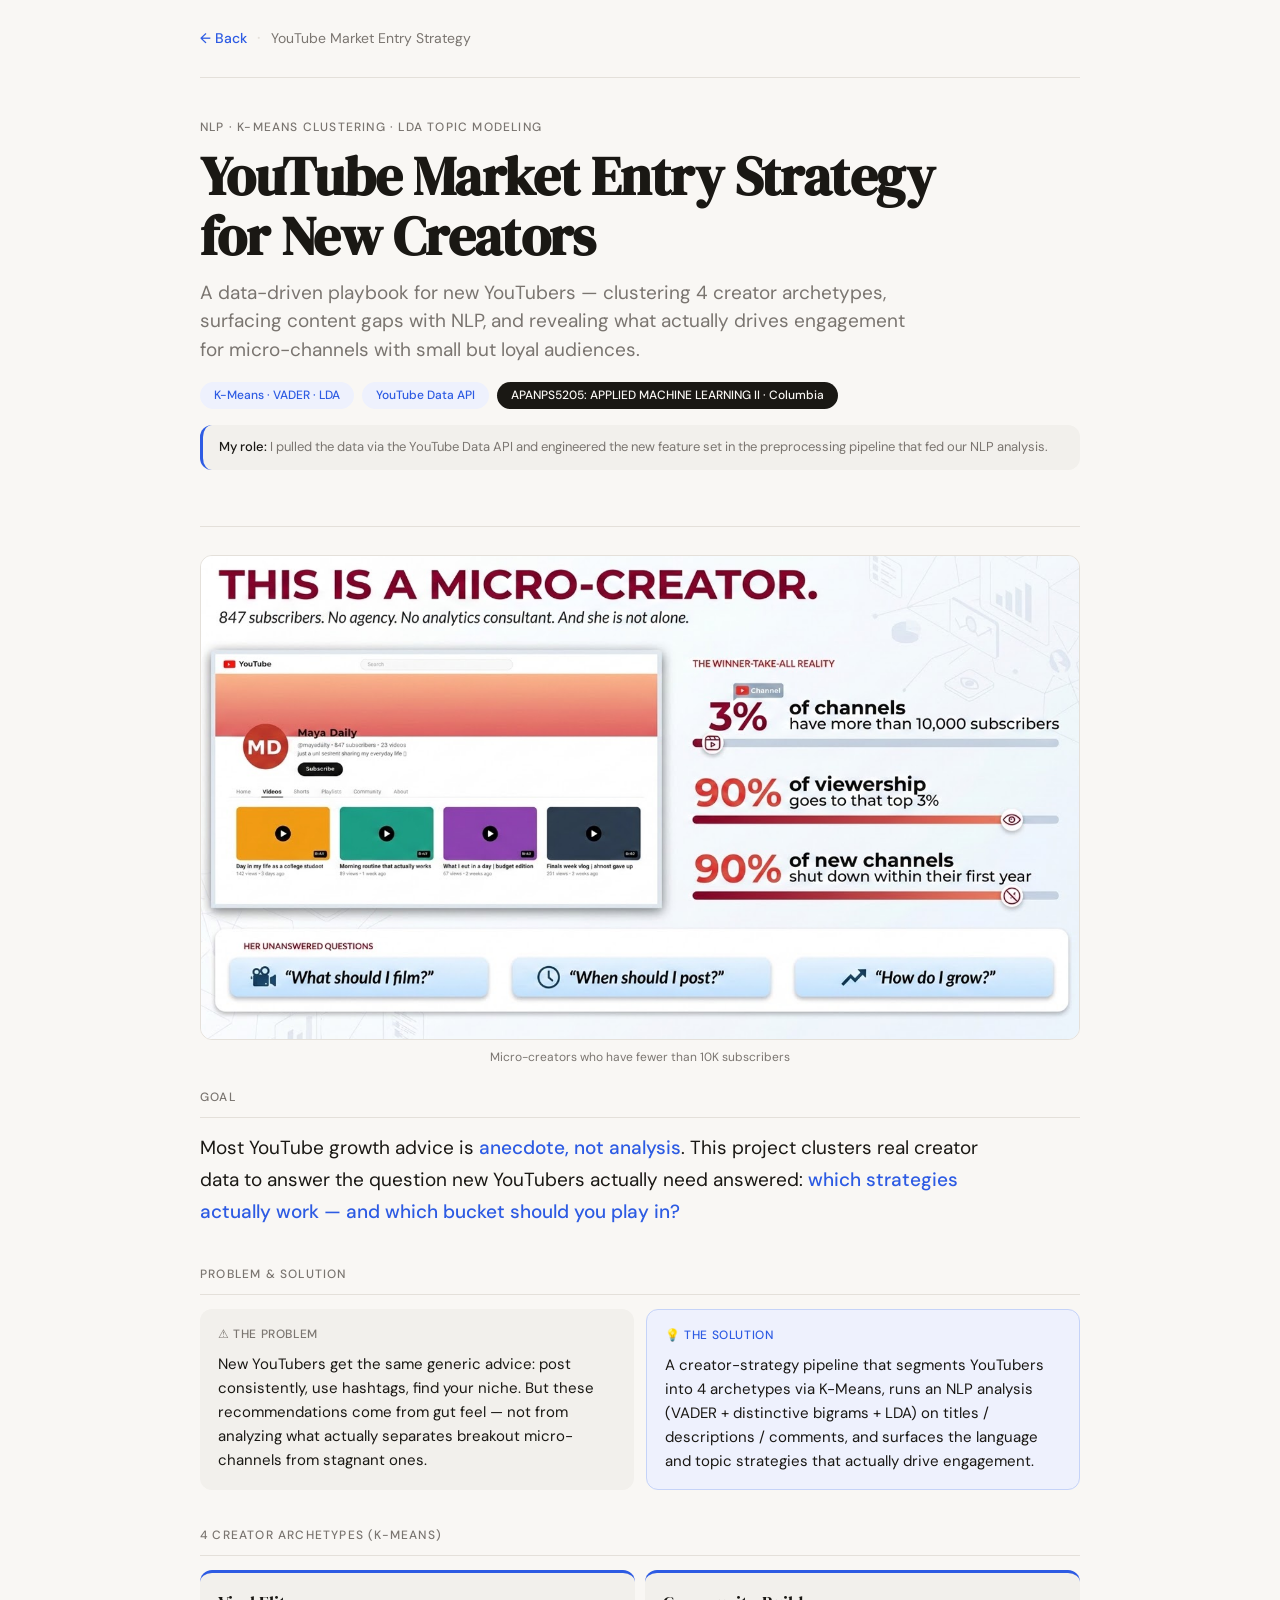
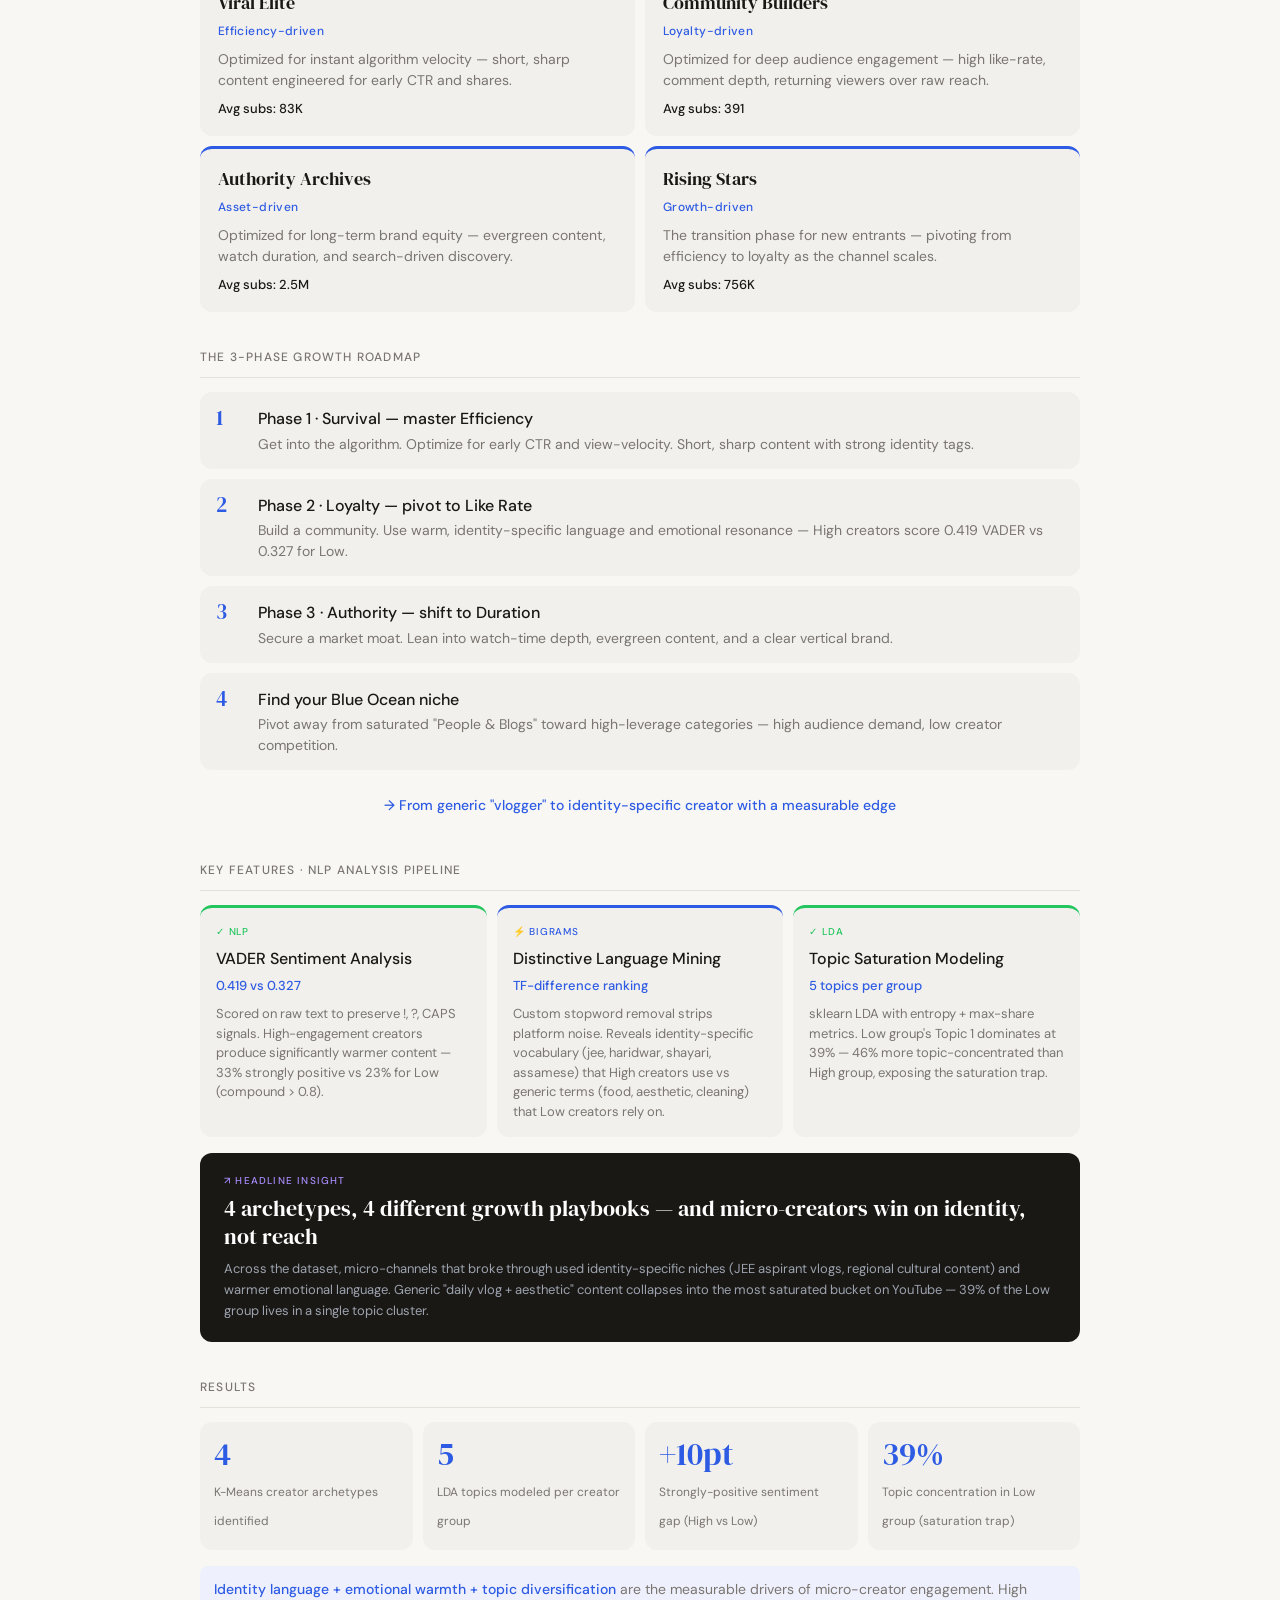
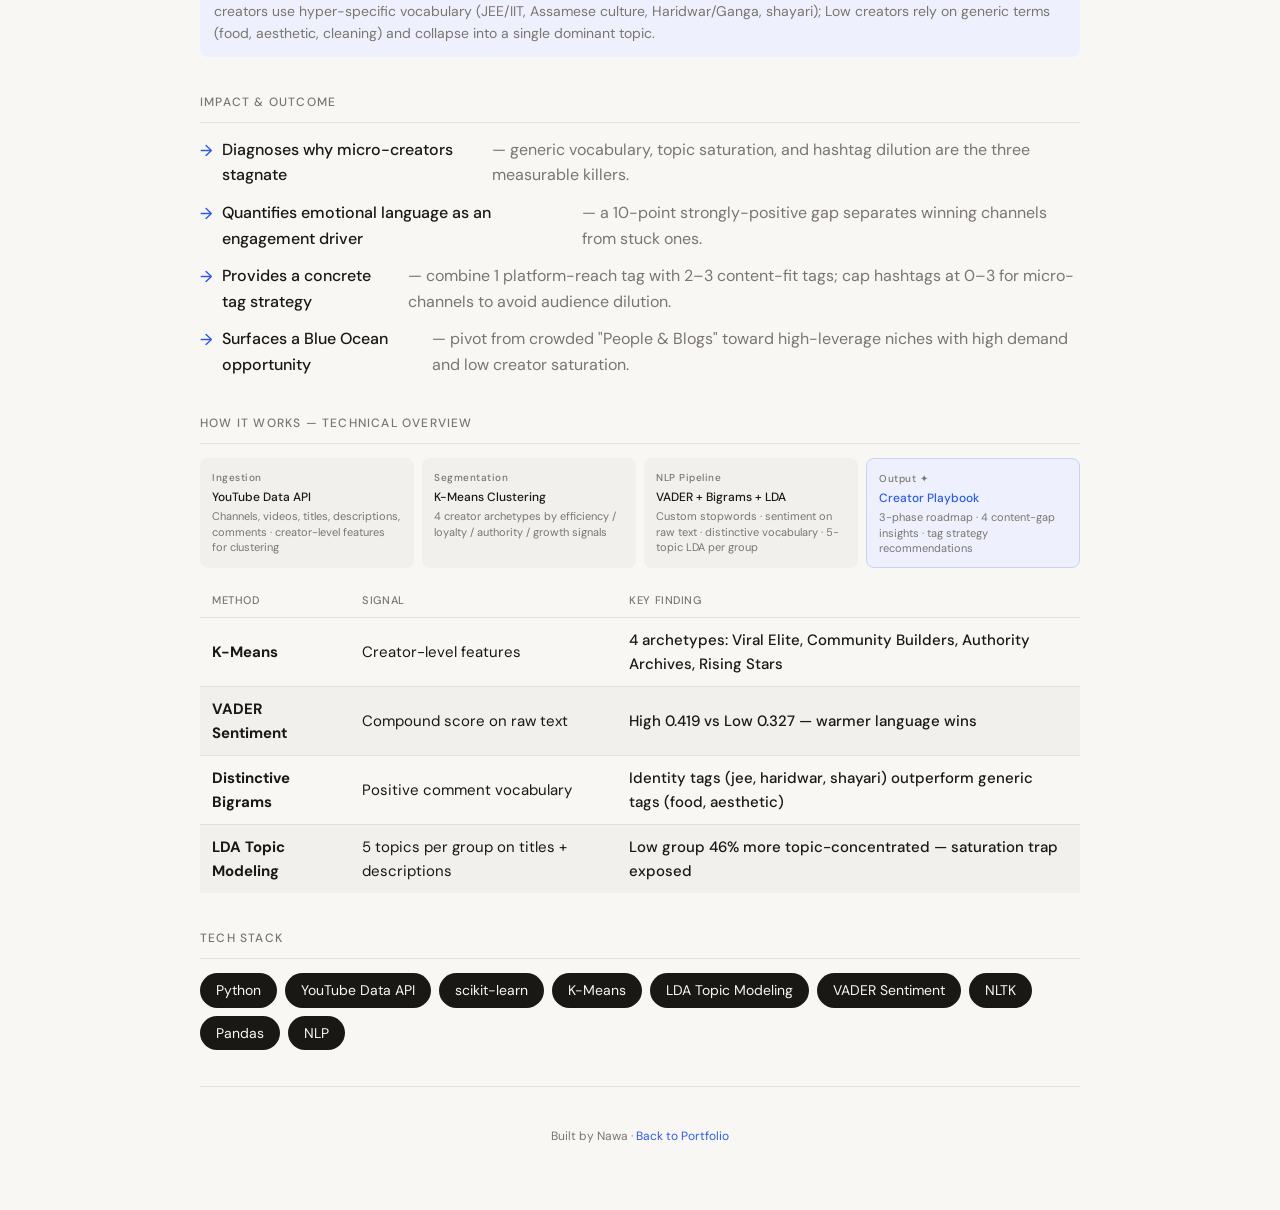
<file: projects/youtube.html>
<!DOCTYPE html>
<html lang="en">
<head>
  <meta charset="UTF-8" />
  <meta name="viewport" content="width=device-width, initial-scale=1.0" />
  <title>YouTube Market Entry Strategy for New Creators · Nawa</title>
  <link href="https://fonts.googleapis.com/css2?family=DM+Serif+Display:ital@0;1&family=DM+Sans:wght@300;400;500&display=swap" rel="stylesheet" />
  <style>
    *, *::before, *::after { box-sizing: border-box; margin: 0; padding: 0; }

    :root {
      --bg:           #f9f7f4;
      --ink:          #1a1814;
      --muted:        #7a7570;
      --accent:       #2d5be3;
      --accent-light: #eef1fd;
      --border:       #e4e0da;
      --card:         #ffffff;
      --surface:      #f2f0ec;
      --radius:       12px;
    }

    body { font-family: 'DM Sans', sans-serif; background: var(--bg); color: var(--ink); line-height: 1.6; font-size: 18px; }
    .container { max-width: 960px; margin: 0 auto; padding: 0 40px 64px; }

    /* Nav */
    nav { padding: 24px 0; border-bottom: 1px solid var(--border); display: flex; align-items: center; gap: 10px; }
    .back-link { color: var(--accent); text-decoration: none; font-size: 14px; font-weight: 500; }
    .back-link:hover { text-decoration: underline; }
    .nav-sep { color: var(--border); }
    .nav-title { color: var(--muted); font-size: 14px; }

    /* Hero */
    .hero { padding: 40px 0 28px; }
    .proj-tag { font-size: 12px; letter-spacing: 0.1em; text-transform: uppercase; color: var(--muted); margin-bottom: 10px; font-weight: 500; }
    .proj-title { font-family: 'DM Serif Display', serif; font-size: clamp(2.4rem, 5.2vw, 3.4rem); line-height: 1.1; margin-bottom: 12px; letter-spacing: -0.01em; max-width: 780px; }
    .proj-subtitle { font-size: 19px; color: var(--muted); line-height: 1.5; margin-bottom: 18px; max-width: 720px; }
    .badges { display: flex; flex-wrap: wrap; gap: 8px; margin-bottom: 16px; }
    .badge { display: inline-flex; align-items: center; gap: 5px; border-radius: 999px; padding: 4px 14px; font-size: 12px; font-weight: 500; }
    .badge-blue { background: var(--accent-light); color: var(--accent); }
    .badge-dark { background: var(--ink); color: var(--bg); }
    .role-strip { background: var(--surface); border-radius: var(--radius); padding: 12px 16px; font-size: 13px; color: var(--muted); border-left: 3px solid var(--accent); margin-top: 16px; }
    .role-strip strong { color: var(--ink); font-weight: 500; }

    /* Divider */
    .divider { height: 1px; background: var(--border); margin: 28px 0; }

    /* Sections */
    .section { margin-bottom: 36px; }
    .section-label { font-size: 12px; letter-spacing: 0.1em; text-transform: uppercase; color: var(--muted); margin-bottom: 14px; font-weight: 500; padding-bottom: 10px; border-bottom: 1px solid var(--border); }

    /* Goal */
    .goal-text { font-size: 19px; color: var(--ink); line-height: 1.7; max-width: 780px; }
    .goal-text em { color: var(--accent); font-style: normal; font-weight: 500; }

    /* Problem / Solution */
    .ps-grid { display: grid; grid-template-columns: 1fr 1fr; gap: 12px; }
    @media (max-width: 520px) { .ps-grid { grid-template-columns: 1fr; } }
    .ps-card { background: var(--surface); border-radius: var(--radius); padding: 16px 18px; }
    .ps-card.solution { background: var(--accent-light); border: 1px solid #c5d3f8; }
    .ps-heading { font-size: 12px; font-weight: 500; color: var(--muted); margin-bottom: 8px; text-transform: uppercase; letter-spacing: .05em; }
    .ps-card.solution .ps-heading { color: var(--accent); }
    .ps-body { font-size: 15px; color: var(--ink); line-height: 1.6; }

    /* UX Steps */
    .ux-steps { display: flex; flex-direction: column; gap: 10px; margin-bottom: 16px; }
    .ux-step { display: flex; align-items: flex-start; gap: 14px; background: var(--surface); border-radius: var(--radius); padding: 14px 16px; }
    .ux-num { font-family: 'DM Serif Display', serif; font-size: 1.3rem; color: var(--accent); min-width: 28px; line-height: 1; padding-top: 2px; }
    .ux-content { flex: 1; }
    .ux-title { font-size: 16px; font-weight: 500; color: var(--ink); margin-bottom: 2px; }
    .ux-desc { font-size: 14px; color: var(--muted); line-height: 1.5; }
    .ux-arrow { text-align: center; font-size: 14px; color: var(--accent); font-weight: 500; padding: 8px 0; }

    /* Archetype grid (4 K-Means clusters) */
    .arch-grid { display: grid; grid-template-columns: repeat(2, 1fr); gap: 10px; margin-bottom: 16px; }
    @media (max-width: 540px) { .arch-grid { grid-template-columns: 1fr; } }
    .arch-card { background: var(--surface); border-radius: var(--radius); padding: 16px 18px; border-top: 3px solid var(--accent); }
    .arch-name { font-family: 'DM Serif Display', serif; font-size: 18px; color: var(--ink); margin-bottom: 4px; }
    .arch-tagline { font-size: 12px; color: var(--accent); font-weight: 500; margin-bottom: 8px; letter-spacing: .03em; }
    .arch-desc { font-size: 14px; color: var(--muted); line-height: 1.5; }
    .arch-stat { font-size: 13px; color: var(--ink); font-weight: 500; margin-top: 8px; }

    /* Results grid */
    .results-grid { display: grid; grid-template-columns: repeat(4, 1fr); gap: 10px; margin-bottom: 16px; }
    @media (max-width: 560px) { .results-grid { grid-template-columns: repeat(2, 1fr); } }
    .result-card { background: var(--surface); border-radius: var(--radius); padding: 16px 14px; }
    .result-number { font-family: 'DM Serif Display', serif; font-size: 2rem; color: var(--accent); display: block; line-height: 1; margin-bottom: 6px; }
    .result-label { font-size: 12px; color: var(--muted); line-height: 1.4; }
    .result-note { font-size: 14px; color: var(--muted); background: var(--accent-light); border-radius: 8px; padding: 12px 14px; line-height: 1.6; }
    .result-note strong { color: var(--accent); font-weight: 500; }

    /* Screenshot */
    .screenshot { border-radius: var(--radius); overflow: hidden; border: 1px solid var(--border); margin-bottom: 8px; }
    .screenshot img { width: 100%; display: block; }
    .screenshot-placeholder { height: 280px; display: flex; flex-direction: column; align-items: center; justify-content: center; gap: 10px; color: var(--muted); font-size: 14px; background: linear-gradient(135deg, #f0eee9, #e8e4de); }
    .ph-icon { font-size: 40px; opacity: 0.4; }
    .ph-hint { font-size: 11px; opacity: 0.6; font-family: monospace; }
    .photo-caption { font-size: 12px; color: var(--muted); text-align: center; margin-bottom: 20px; }

    /* Feature cards */
    .feature-grid { display: grid; grid-template-columns: repeat(3, 1fr); gap: 10px; margin-bottom: 16px; }
    @media (max-width: 520px) { .feature-grid { grid-template-columns: 1fr; } }
    .feature-card { background: var(--surface); border-radius: var(--radius); padding: 16px; }
    .feature-card.optimal { border-top: 3px solid #22c55e; }
    .feature-card.active { border-top: 3px solid #2d5be3; }
    .feature-status { font-size: 10px; font-weight: 500; letter-spacing: .08em; text-transform: uppercase; margin-bottom: 6px; }
    .feature-status.optimal { color: #22c55e; }
    .feature-status.active { color: #2d5be3; }
    .feature-name { font-size: 16px; font-weight: 500; color: var(--ink); margin-bottom: 4px; }
    .feature-conf { font-size: 13px; color: var(--accent); font-weight: 500; margin-bottom: 8px; }
    .feature-desc { font-size: 13px; color: var(--muted); line-height: 1.5; }

    /* Predictor banner (dark) */
    .predictor-banner {
      background: var(--ink);
      color: white;
      border-radius: var(--radius);
      padding: 20px 24px;
      margin-bottom: 16px;
    }
    .predictor-label { font-size: 10px; letter-spacing: .12em; text-transform: uppercase; color: #a78bfa; font-weight: 500; margin-bottom: 6px; }
    .predictor-title { font-family: 'DM Serif Display', serif; font-size: 1.4rem; color: white; margin-bottom: 8px; line-height: 1.25; }
    .predictor-desc { font-size: 13px; color: #9ca3af; line-height: 1.6; }

    /* Outcome list */
    .outcome-list { list-style: none; display: flex; flex-direction: column; gap: 12px; }
    .outcome-list li { display: flex; align-items: flex-start; gap: 10px; font-size: 16px; color: var(--muted); line-height: 1.6; }
    .outcome-list li::before { content: "→"; color: var(--accent); font-weight: 500; flex-shrink: 0; margin-top: 1px; }
    .outcome-list li strong { color: var(--ink); font-weight: 500; }

    /* Pipeline steps */
    .pipeline-steps { display: grid; grid-template-columns: repeat(4, 1fr); gap: 8px; margin-bottom: 16px; }
    @media (max-width: 520px) { .pipeline-steps { grid-template-columns: repeat(2, 1fr); } }
    .pipeline-step { background: var(--surface); border-radius: 8px; padding: 12px 12px 10px; }
    .pipeline-step.final { background: var(--accent-light); border: 1px solid #c5d3f8; }
    .step-num { font-size: 10px; color: var(--muted); font-weight: 500; margin-bottom: 4px; letter-spacing: .05em; }
    .step-name { font-size: 12px; font-weight: 500; color: var(--ink); margin-bottom: 4px; line-height: 1.3; }
    .pipeline-step.final .step-name { color: var(--accent); }
    .step-desc { font-size: 11px; color: var(--muted); line-height: 1.4; }

    /* Table */
    .results-table { width: 100%; border-collapse: collapse; font-size: 15px; margin-bottom: 12px; }
    .results-table th { text-align: left; font-size: 11px; font-weight: 500; color: var(--muted); letter-spacing: .05em; text-transform: uppercase; padding: 8px 12px; border-bottom: 1px solid var(--border); }
    .results-table td { padding: 10px 12px; border-bottom: 1px solid var(--border); color: var(--ink); }
    .results-table tr:last-child td { border-bottom: none; }
    .results-table tr:nth-child(even) td { background: var(--surface); }
    .good { color: var(--accent); font-weight: 500; }

    /* Tech stack */
    .tech-grid { display: flex; flex-wrap: wrap; gap: 8px; }
    .tech-pill { background: var(--ink); color: var(--bg); border-radius: 999px; padding: 6px 16px; font-size: 14px; }

    /* Links */
    .link-row { display: flex; gap: 12px; flex-wrap: wrap; }
    .btn { display: inline-flex; align-items: center; gap: 8px; padding: 11px 22px; border-radius: var(--radius); font-size: 14px; font-weight: 500; text-decoration: none; transition: opacity 0.15s; font-family: 'DM Sans', sans-serif; border: none; cursor: pointer; }
    .btn:hover { opacity: 0.85; }
    .btn-primary { background: var(--accent); color: white; }
    .btn-outline { background: transparent; border: 1px solid var(--border); color: var(--ink); }

    /* Footer */
    footer { padding-top: 40px; border-top: 1px solid var(--border); text-align: center; font-size: 12px; color: var(--muted); }
    footer a { color: var(--accent); text-decoration: none; }
  </style>
</head>
<body>
<div class="container">

  <!-- Nav -->
  <nav>
    <a href="../index.html" class="back-link" onclick="if(document.referrer.indexOf('index.html')>-1){history.back();return false;}">← Back</a>
    <span class="nav-sep">·</span>
    <span class="nav-title">YouTube Market Entry Strategy</span>
  </nav>

  <!-- 1. HERO -->
  <div class="hero">
    <p class="proj-tag">NLP · K-Means Clustering · LDA Topic Modeling</p>
    <h1 class="proj-title">YouTube Market Entry Strategy for New Creators</h1>
    <p class="proj-subtitle">
      A data-driven playbook for new YouTubers — clustering 4 creator archetypes,
      surfacing content gaps with NLP, and revealing what actually drives engagement
      for micro-channels with small but loyal audiences.
    </p>
    <div class="badges">
      <span class="badge badge-blue">K-Means · VADER · LDA</span>
      <span class="badge badge-blue">YouTube Data API</span>
      <span class="badge badge-dark">APANPS5205: APPLIED MACHINE LEARNING II · Columbia</span>
    </div>
    <div class="role-strip">
      <strong>My role:</strong> I pulled the data via the YouTube Data API and engineered the new feature set in the preprocessing pipeline that fed our NLP analysis.
    </div>
  </div>

  <div class="divider"></div>

  <!-- Hero overview placeholder -->
<div class="screenshot" style="margin-bottom: 8px;">
  <img src="../images/youtube-strategy.png" alt="Creator archetypes dashboard" />
</div>
  <p class="photo-caption">Micro-creators who have fewer than 10K subscribers</p>

  <!-- 2. GOAL -->
  <div class="section">
    <p class="section-label">Goal</p>
    <p class="goal-text">
      Most YouTube growth advice is <em>anecdote, not analysis</em>. This project clusters
      real creator data to answer the question new YouTubers actually need answered:
      <em>which strategies actually work — and which bucket should you play in?</em>
    </p>
  </div>

  <!-- 3. PROBLEM / SOLUTION -->
  <div class="section">
    <p class="section-label">Problem & solution</p>
    <div class="ps-grid">
      <div class="ps-card">
        <p class="ps-heading">⚠ The Problem</p>
        <p class="ps-body">New YouTubers get the same generic advice: post consistently, use hashtags, find your niche. But these recommendations come from gut feel — not from analyzing what actually separates breakout micro-channels from stagnant ones.</p>
      </div>
      <div class="ps-card solution">
        <p class="ps-heading">💡 The Solution</p>
        <p class="ps-body">A creator-strategy pipeline that segments YouTubers into 4 archetypes via K-Means, runs an NLP analysis (VADER + distinctive bigrams + LDA) on titles / descriptions / comments, and surfaces the language and topic strategies that actually drive engagement.</p>
      </div>
    </div>
  </div>

  <!-- 4. CREATOR ARCHETYPES (the 4 K-Means clusters) -->
  <div class="section">
    <p class="section-label">4 Creator archetypes (K-Means)</p>
    <div class="arch-grid">
      <div class="arch-card">
        <p class="arch-name">Viral Elite</p>
        <p class="arch-tagline">Efficiency-driven</p>
        <p class="arch-desc">Optimized for instant algorithm velocity — short, sharp content engineered for early CTR and shares.</p>
        <p class="arch-stat">Avg subs: 83K</p>
      </div>
      <div class="arch-card">
        <p class="arch-name">Community Builders</p>
        <p class="arch-tagline">Loyalty-driven</p>
        <p class="arch-desc">Optimized for deep audience engagement — high like-rate, comment depth, returning viewers over raw reach.</p>
        <p class="arch-stat">Avg subs: 391</p>
      </div>
      <div class="arch-card">
        <p class="arch-name">Authority Archives</p>
        <p class="arch-tagline">Asset-driven</p>
        <p class="arch-desc">Optimized for long-term brand equity — evergreen content, watch duration, and search-driven discovery.</p>
        <p class="arch-stat">Avg subs: 2.5M</p>
      </div>
      <div class="arch-card">
        <p class="arch-name">Rising Stars</p>
        <p class="arch-tagline">Growth-driven</p>
        <p class="arch-desc">The transition phase for new entrants — pivoting from efficiency to loyalty as the channel scales.</p>
        <p class="arch-stat">Avg subs: 756K</p>
      </div>
    </div>
  </div>

  <!-- 5. STRATEGIC ROADMAP — 3-phase user flow -->
  <div class="section">
    <p class="section-label">The 3-phase growth roadmap</p>
    <div class="ux-steps">
      <div class="ux-step">
        <span class="ux-num">1</span>
        <div class="ux-content">
          <p class="ux-title">Phase 1 · Survival — master Efficiency</p>
          <p class="ux-desc">Get into the algorithm. Optimize for early CTR and view-velocity. Short, sharp content with strong identity tags.</p>
        </div>
      </div>
      <div class="ux-step">
        <span class="ux-num">2</span>
        <div class="ux-content">
          <p class="ux-title">Phase 2 · Loyalty — pivot to Like Rate</p>
          <p class="ux-desc">Build a community. Use warm, identity-specific language and emotional resonance — High creators score 0.419 VADER vs 0.327 for Low.</p>
        </div>
      </div>
      <div class="ux-step">
        <span class="ux-num">3</span>
        <div class="ux-content">
          <p class="ux-title">Phase 3 · Authority — shift to Duration</p>
          <p class="ux-desc">Secure a market moat. Lean into watch-time depth, evergreen content, and a clear vertical brand.</p>
        </div>
      </div>
      <div class="ux-step">
        <span class="ux-num">4</span>
        <div class="ux-content">
          <p class="ux-title">Find your Blue Ocean niche</p>
          <p class="ux-desc">Pivot away from saturated "People & Blogs" toward high-leverage categories — high audience demand, low creator competition.</p>
        </div>
      </div>
    </div>
    <p class="ux-arrow">→ From generic "vlogger" to identity-specific creator with a measurable edge</p>
  </div>

  <!-- 6. KEY FEATURES — the 3 NLP techniques -->
  <div class="section">
    <p class="section-label">Key features · NLP analysis pipeline</p>
    <div class="feature-grid">
      <div class="feature-card optimal">
        <p class="feature-status optimal">✓ NLP</p>
        <p class="feature-name">VADER Sentiment Analysis</p>
        <p class="feature-conf">0.419 vs 0.327</p>
        <p class="feature-desc">Scored on raw text to preserve !, ?, CAPS signals. High-engagement creators produce significantly warmer content — 33% strongly positive vs 23% for Low (compound > 0.8).</p>
      </div>
      <div class="feature-card active">
        <p class="feature-status active">⚡ Bigrams</p>
        <p class="feature-name">Distinctive Language Mining</p>
        <p class="feature-conf">TF-difference ranking</p>
        <p class="feature-desc">Custom stopword removal strips platform noise. Reveals identity-specific vocabulary (jee, haridwar, shayari, assamese) that High creators use vs generic terms (food, aesthetic, cleaning) that Low creators rely on.</p>
      </div>
      <div class="feature-card optimal">
        <p class="feature-status optimal">✓ LDA</p>
        <p class="feature-name">Topic Saturation Modeling</p>
        <p class="feature-conf">5 topics per group</p>
        <p class="feature-desc">sklearn LDA with entropy + max-share metrics. Low group's Topic 1 dominates at 39% — 46% more topic-concentrated than High group, exposing the saturation trap.</p>
      </div>
    </div>

    <!-- Headline insight banner -->
    <div class="predictor-banner">
      <p class="predictor-label">↗ Headline Insight</p>
      <p class="predictor-title">4 archetypes, 4 different growth playbooks — and micro-creators win on identity, not reach</p>
      <p class="predictor-desc">Across the dataset, micro-channels that broke through used identity-specific niches (JEE aspirant vlogs, regional cultural content) and warmer emotional language. Generic "daily vlog + aesthetic" content collapses into the most saturated bucket on YouTube — 39% of the Low group lives in a single topic cluster.</p>
    </div>
  </div>

  <!-- 7. RESULTS -->
  <div class="section">
    <p class="section-label">Results</p>
    <div class="results-grid">
      <div class="result-card">
        <span class="result-number">4</span>
        <span class="result-label">K-Means creator archetypes identified</span>
      </div>
      <div class="result-card">
        <span class="result-number">5</span>
        <span class="result-label">LDA topics modeled per creator group</span>
      </div>
      <div class="result-card">
        <span class="result-number">+10pt</span>
        <span class="result-label">Strongly-positive sentiment gap (High vs Low)</span>
      </div>
      <div class="result-card">
        <span class="result-number">39%</span>
        <span class="result-label">Topic concentration in Low group (saturation trap)</span>
      </div>
    </div>
    <p class="result-note">
      <strong>Identity language + emotional warmth + topic diversification</strong>
      are the measurable drivers of micro-creator engagement. High creators use
      hyper-specific vocabulary (JEE/IIT, Assamese culture, Haridwar/Ganga, shayari);
      Low creators rely on generic terms (food, aesthetic, cleaning) and collapse
      into a single dominant topic.
    </p>
  </div>

  <!-- 8. IMPACT -->
  <div class="section">
    <p class="section-label">Impact & outcome</p>
    <ul class="outcome-list">
      <li><strong>Diagnoses why micro-creators stagnate</strong> — generic vocabulary, topic saturation, and hashtag dilution are the three measurable killers.</li>
      <li><strong>Quantifies emotional language as an engagement driver</strong> — a 10-point strongly-positive gap separates winning channels from stuck ones.</li>
      <li><strong>Provides a concrete tag strategy</strong> — combine 1 platform-reach tag with 2–3 content-fit tags; cap hashtags at 0–3 for micro-channels to avoid audience dilution.</li>
      <li><strong>Surfaces a Blue Ocean opportunity</strong> — pivot from crowded "People &amp; Blogs" toward high-leverage niches with high demand and low creator saturation.</li>
    </ul>
  </div>

  <!-- 9. TECHNICAL OVERVIEW -->
  <div class="section">
    <p class="section-label">How it works — technical overview</p>
    <div class="pipeline-steps">
      <div class="pipeline-step">
        <p class="step-num">Ingestion</p>
        <p class="step-name">YouTube Data API</p>
        <p class="step-desc">Channels, videos, titles, descriptions, comments · creator-level features for clustering</p>
      </div>
      <div class="pipeline-step">
        <p class="step-num">Segmentation</p>
        <p class="step-name">K-Means Clustering</p>
        <p class="step-desc">4 creator archetypes by efficiency / loyalty / authority / growth signals</p>
      </div>
      <div class="pipeline-step">
        <p class="step-num">NLP Pipeline</p>
        <p class="step-name">VADER + Bigrams + LDA</p>
        <p class="step-desc">Custom stopwords · sentiment on raw text · distinctive vocabulary · 5-topic LDA per group</p>
      </div>
      <div class="pipeline-step final">
        <p class="step-num">Output ✦</p>
        <p class="step-name">Creator Playbook</p>
        <p class="step-desc">3-phase roadmap · 4 content-gap insights · tag strategy recommendations</p>
      </div>
    </div>

    <table class="results-table">
      <thead>
        <tr>
          <th>Method</th>
          <th>Signal</th>
          <th>Key finding</th>
        </tr>
      </thead>
      <tbody>
        <tr>
          <td><strong>K-Means</strong></td>
          <td>Creator-level features</td>
          <td class="good">4 archetypes: Viral Elite, Community Builders, Authority Archives, Rising Stars</td>
        </tr>
        <tr>
          <td><strong>VADER Sentiment</strong></td>
          <td>Compound score on raw text</td>
          <td class="good">High 0.419 vs Low 0.327 — warmer language wins</td>
        </tr>
        <tr>
          <td><strong>Distinctive Bigrams</strong></td>
          <td>Positive comment vocabulary</td>
          <td class="good">Identity tags (jee, haridwar, shayari) outperform generic tags (food, aesthetic)</td>
        </tr>
        <tr>
          <td><strong>LDA Topic Modeling</strong></td>
          <td>5 topics per group on titles + descriptions</td>
          <td class="good">Low group 46% more topic-concentrated — saturation trap exposed</td>
        </tr>
      </tbody>
    </table>
  </div>

  <!-- Tech Stack -->
  <div class="section">
    <p class="section-label">Tech stack</p>
    <div class="tech-grid">
      <span class="tech-pill">Python</span>
      <span class="tech-pill">YouTube Data API</span>
      <span class="tech-pill">scikit-learn</span>
      <span class="tech-pill">K-Means</span>
      <span class="tech-pill">LDA Topic Modeling</span>
      <span class="tech-pill">VADER Sentiment</span>
      <span class="tech-pill">NLTK</span>
      <span class="tech-pill">Pandas</span>
      <span class="tech-pill">NLP</span>
    </div>
  </div>


  <footer>
    Built by Nawa · <a href="../index.html" onclick="if(document.referrer.indexOf('index.html')>-1){history.back();return false;}">Back to Portfolio</a>
  </footer>

</div>
</body>
</html>
</file>
